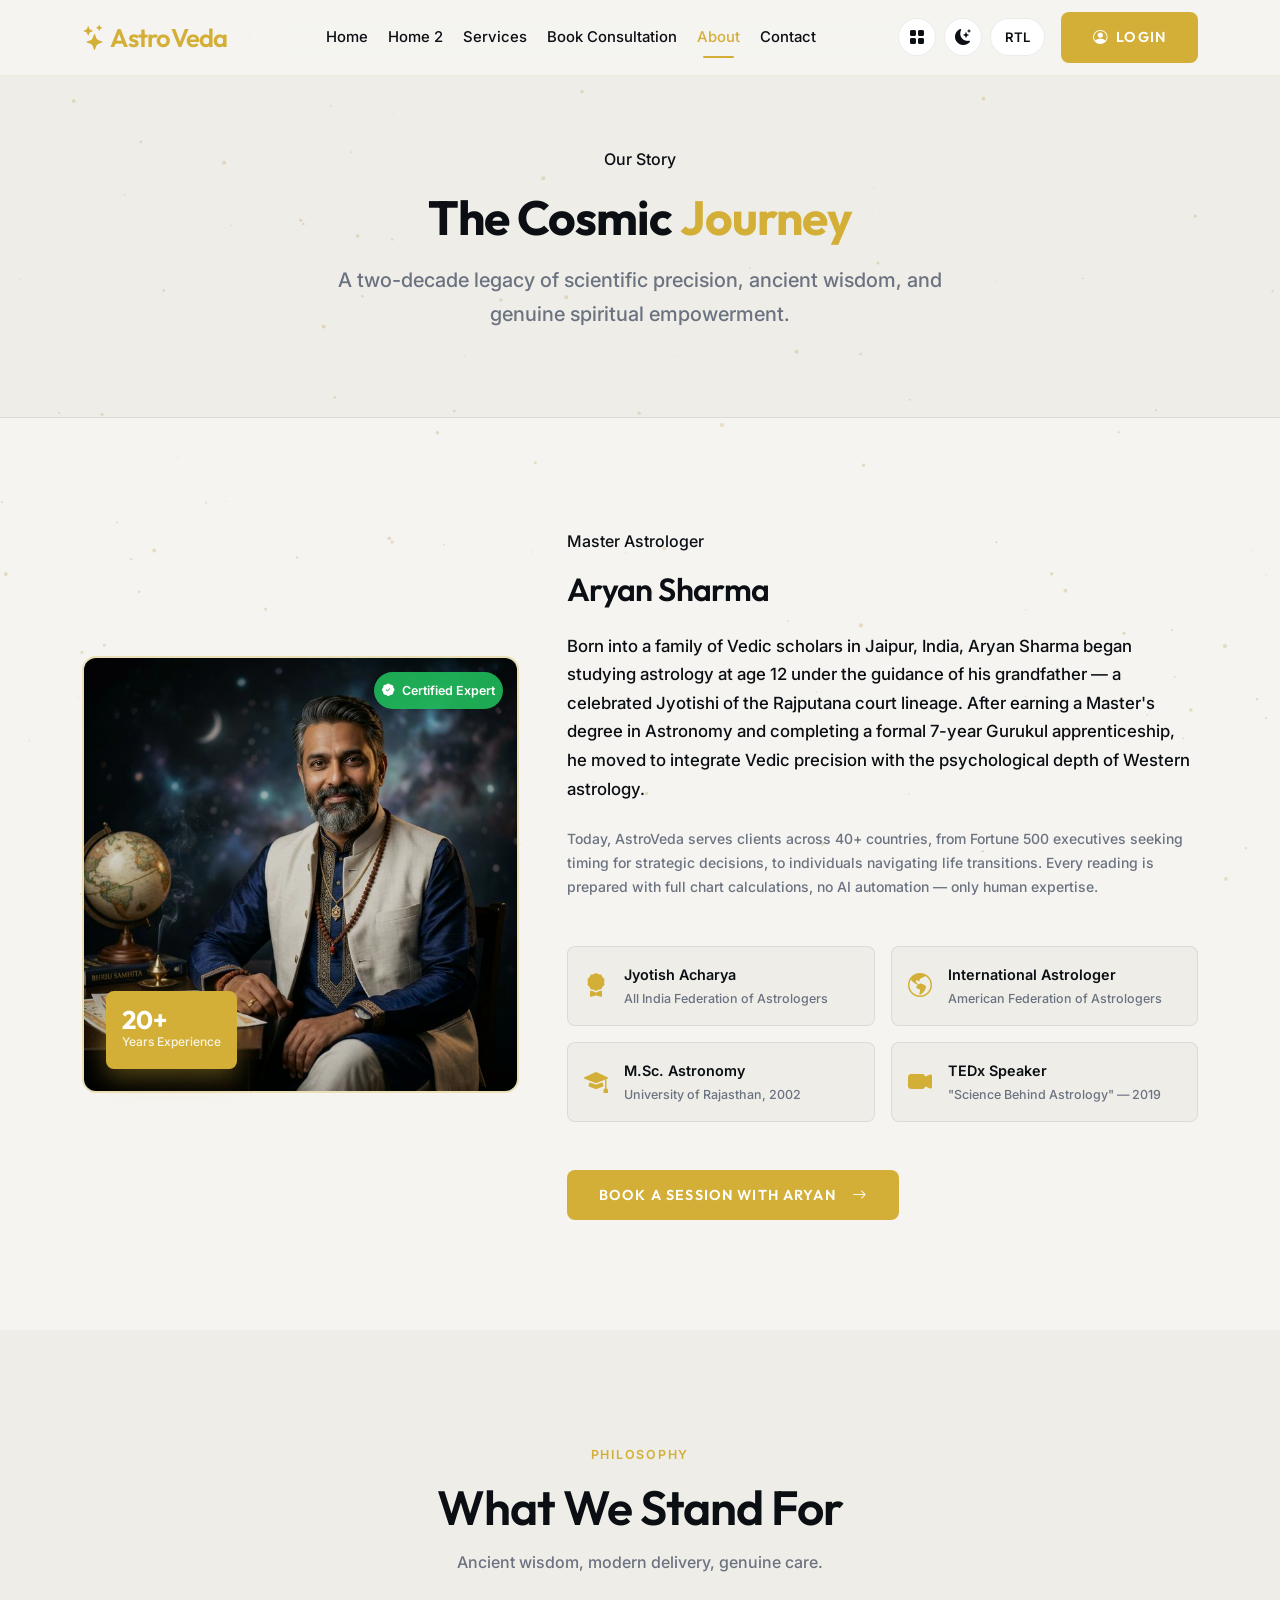
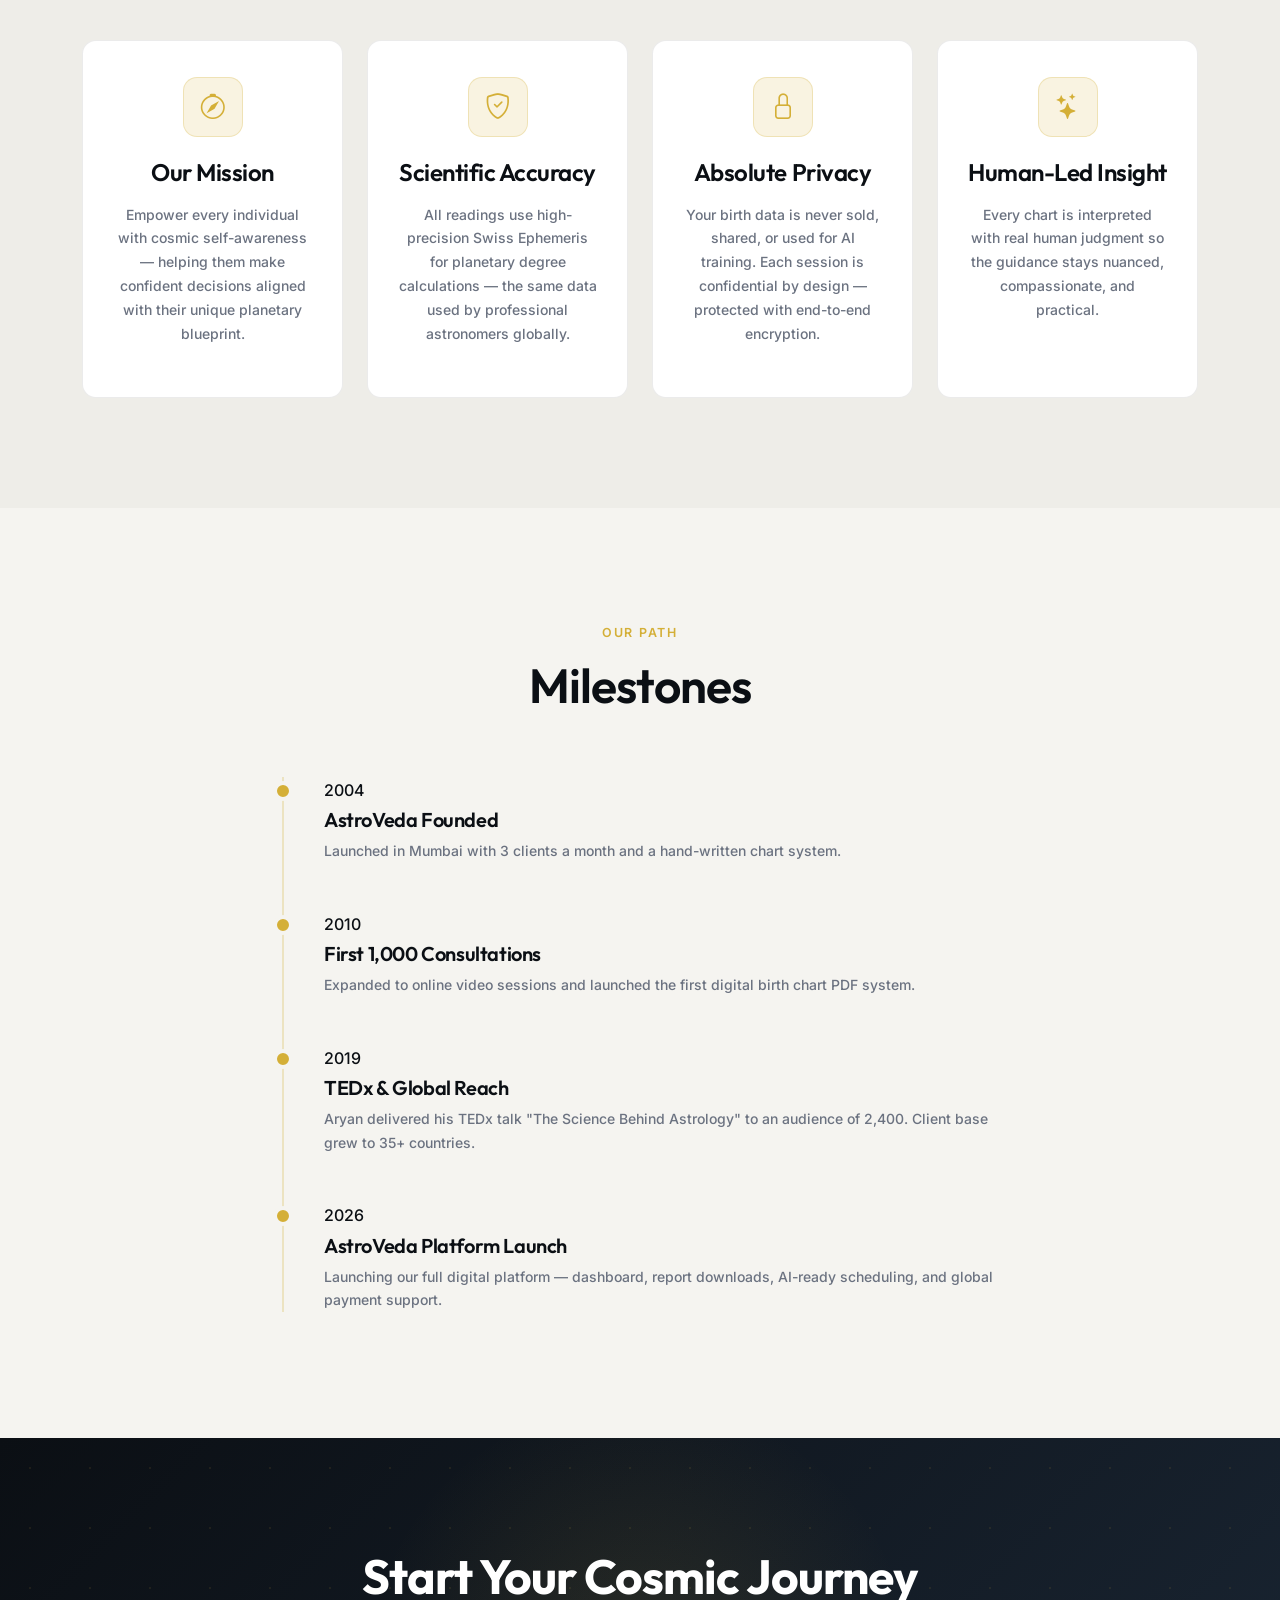
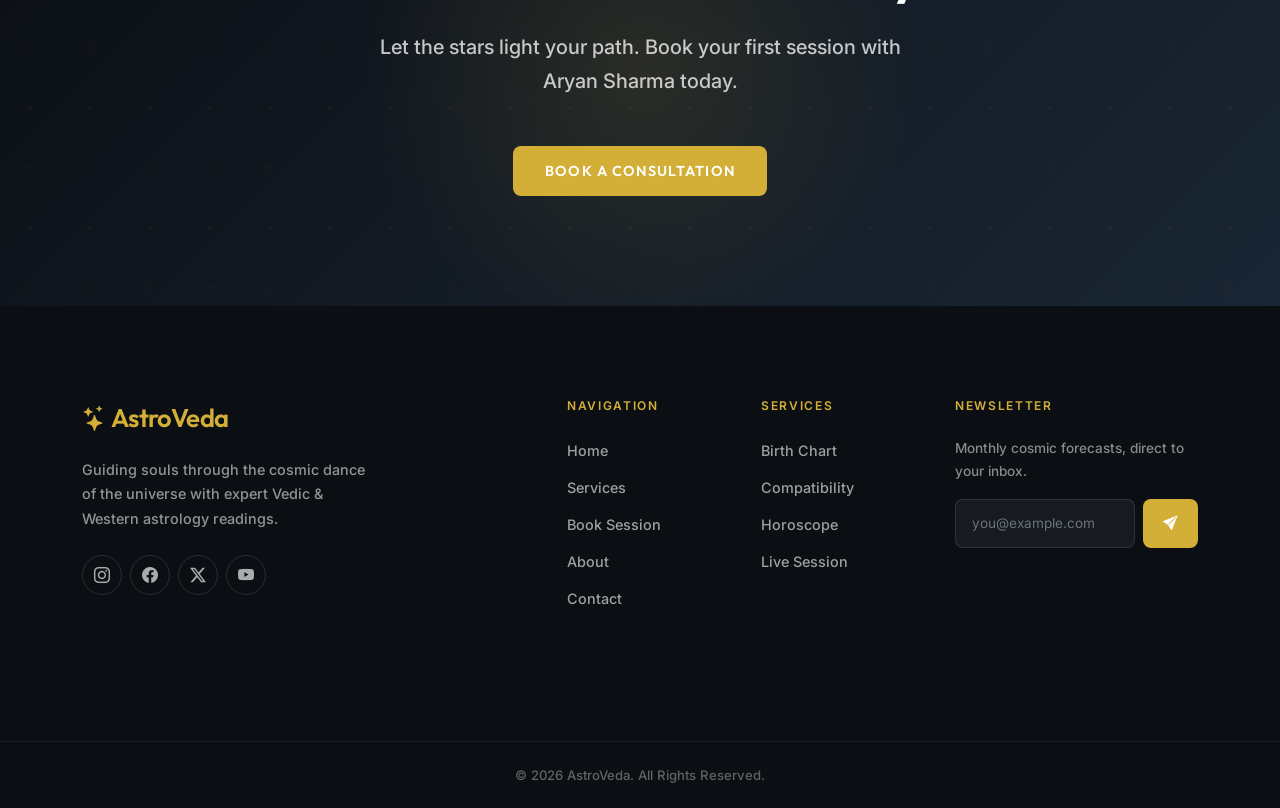
<file: about.html>
<!DOCTYPE html>
<html lang="en" dir="ltr" data-theme="light">
<head>
  <meta charset="UTF-8">
  <meta name="viewport" content="width=device-width, initial-scale=1.0">
  <link rel="icon" type="image/svg+xml" href="assets/images/favicon.svg">
  <title>About Us | AstroVeda — Master Astrologer Aryan Sharma</title>
  <meta name="description" content="Meet Master Astrologer Aryan Sharma of AstroVeda — 20+ years of Vedic and Western astrology expertise, serving 10,000+ clients worldwide.">
  <link href="https://cdn.jsdelivr.net/npm/bootstrap@5.3.0/dist/css/bootstrap.min.css" rel="stylesheet">
  <link rel="stylesheet" href="https://cdn.jsdelivr.net/npm/bootstrap-icons@1.11.3/font/bootstrap-icons.min.css">
  <link rel="stylesheet" href="assets/css/style.css">
  <link rel="stylesheet" href="assets/css/rtl.css">
</head>
<body class="has-fixed-nav">

<!-- NAVBAR -->
  <nav class="nav-astro navbar navbar-expand-xl" role="navigation" aria-label="Main navigation">
  <div class="container">
    <a class="navbar-brand" href="index.html"><i class="bi bi-stars" aria-hidden="true"></i> AstroVeda</a>
    <button class="navbar-toggler" type="button" data-bs-toggle="offcanvas" data-bs-target="#mainNav" aria-controls="mainNav" aria-expanded="false" aria-label="Toggle navigation">
      <i class="bi bi-list fs-2" style="color:var(--text);" aria-hidden="true"></i>
    </button>
    
    <div class="offcanvas offcanvas-end" tabindex="-1" id="mainNav" aria-labelledby="mainNavLabel" style="background:var(--nav-bg); backdrop-filter:blur(16px);">
      <div class="offcanvas-header border-bottom" style="border-color:var(--card-border)!important;">
        <h5 class="offcanvas-title h-font fw-bold text-accent" id="mainNavLabel">AstroVeda</h5>
        <button type="button" class="btn-close btn-close-white" data-bs-dismiss="offcanvas" aria-label="Close" style="filter:var(--text-invert);"></button>
      </div>
      <div class="offcanvas-body">
        <ul class="navbar-nav mx-auto align-items-lg-center gap-lg-1">
          <li class="nav-item"><a class="nav-link"       href="index.html">Home</a></li>
          <li class="nav-item"><a class="nav-link"       href="home-2.html">Home 2</a></li>
          <li class="nav-item"><a class="nav-link"       href="services.html">Services</a></li>
          <li class="nav-item"><a class="nav-link"       href="book-consultation.html">Book Consultation</a></li>
          <li class="nav-item"><a class="nav-link active" href="about.html" aria-current="page">About</a></li>
          <li class="nav-item"><a class="nav-link"       href="contact.html">Contact</a></li>
        </ul>
        <div class="d-flex flex-column flex-lg-row align-items-lg-center gap-3 mt-4 mt-lg-0">
          <div class="d-flex align-items-center gap-2">
            <a href="dashboard.html" class="icon-btn" aria-label="Dashboard" title="Dashboard">
              <i class="bi bi-grid-fill" aria-hidden="true"></i>
            </a>
            <button id="theme-toggle" class="icon-btn" aria-label="Toggle dark mode">
              <i class="bi bi-moon-stars-fill" aria-hidden="true"></i>
            </button>
            <button id="rtl-toggle" class="rtl-btn" aria-label="Switch direction">RTL</button>
          </div>
          <a href="login.html" class="btn-gold w-100 w-lg-auto" style="text-decoration:none;"><i class="bi bi-person-circle" aria-hidden="true"></i> Login</a>
        </div>
      </div>
    </div>
  </div>
</nav>

<!-- PAGE HERO -->
<section class="section-pad-sm text-center" style="background:var(--bg-alt); border-bottom:1px solid var(--card-border);">
  <div class="container reveal-up">
    <span class="eyebrow">Our Story</span>
    <h1 class="display-5 fw-bold mt-3 mb-3">The Cosmic <span class="text-accent">Journey</span></h1>
    <p class="text-muted fs-5 mx-auto" style="max-width:680px;">A two-decade legacy of scientific precision, ancient wisdom, and genuine spiritual empowerment.</p>
  </div>
</section>

<!-- BIO SECTION -->
<section class="section-pad about-bio-section">
  <div class="container">
    <div class="row align-items-center g-5">
      <!-- Image -->
      <div class="col-lg-5 reveal-up">
        <div class="position-relative">
          <div style="border-radius:var(--radius); overflow:hidden; border:2px solid rgba(212,175,55,.3);">
            <img src="assets/images/Master_Astrologer_About.png" alt="Master Astrologer Aryan Sharma" class="img-fluid w-100" style="filter:brightness(.85);">
          </div>
          <!-- Stat badge -->
          <div class="position-absolute bottom-0 start-0 m-4 p-3 rounded-3 text-white"
               style="background:var(--accent); box-shadow:0 8px 24px rgba(212,175,55,.4);">
            <div class="h-font fw-bold" style="font-size:1.6rem; line-height:1;">20+</div>
            <div style="font-size:.75rem; opacity:.85;">Years Experience</div>
          </div>
          <!-- Verified badge -->
          <div class="position-absolute top-0 end-0 m-3 p-2 rounded-pill text-white d-flex align-items-center gap-2"
               style="background:rgba(34,197,94,.85); font-size:.78rem; font-weight:600; backdrop-filter:blur(6px);">
            <i class="bi bi-patch-check-fill" aria-hidden="true"></i> Certified Expert
          </div>
        </div>
      </div>

      <!-- Copy -->
      <div class="col-lg-7 reveal-up" style="transition-delay:.15s;">
        <span class="eyebrow">Master Astrologer</span>
        <h2 class="mt-3 mb-4">Aryan Sharma</h2>
        <p class="mb-4" style="font-size:1.05rem;">
          Born into a family of Vedic scholars in Jaipur, India, Aryan Sharma began studying astrology at age 12 under the guidance of his grandfather — a celebrated Jyotishi of the Rajputana court lineage.  
          After earning a Master's degree in Astronomy and completing a formal 7-year Gurukul apprenticeship, he moved to integrate Vedic precision with the psychological depth of Western astrology.
        </p>
        <p class="text-muted mb-5 small">
          Today, AstroVeda serves clients across 40+ countries, from Fortune 500 executives seeking timing for strategic decisions, to individuals navigating life transitions. Every reading is prepared with full chart calculations, no AI automation — only human expertise.
        </p>

        <!-- Credentials -->
        <div class="row g-3 mb-5">
          <div class="col-sm-6">
            <div class="d-flex align-items-center gap-3 p-3 rounded-3" style="background:var(--bg-alt); border:1px solid var(--card-border);">
              <i class="bi bi-award-fill text-accent fs-4" aria-hidden="true"></i>
              <div>
                <div class="fw-semibold" style="font-size:.9rem;">Jyotish Acharya</div>
                <div class="text-muted" style="font-size:.78rem;">All India Federation of Astrologers</div>
              </div>
            </div>
          </div>
          <div class="col-sm-6">
            <div class="d-flex align-items-center gap-3 p-3 rounded-3" style="background:var(--bg-alt); border:1px solid var(--card-border);">
              <i class="bi bi-globe-americas text-accent fs-4" aria-hidden="true"></i>
              <div>
                <div class="fw-semibold" style="font-size:.9rem;">International Astrologer</div>
                <div class="text-muted" style="font-size:.78rem;">American Federation of Astrologers</div>
              </div>
            </div>
          </div>
          <div class="col-sm-6">
            <div class="d-flex align-items-center gap-3 p-3 rounded-3" style="background:var(--bg-alt); border:1px solid var(--card-border);">
              <i class="bi bi-mortarboard-fill text-accent fs-4" aria-hidden="true"></i>
              <div>
                <div class="fw-semibold" style="font-size:.9rem;">M.Sc. Astronomy</div>
                <div class="text-muted" style="font-size:.78rem;">University of Rajasthan, 2002</div>
              </div>
            </div>
          </div>
          <div class="col-sm-6">
            <div class="d-flex align-items-center gap-3 p-3 rounded-3" style="background:var(--bg-alt); border:1px solid var(--card-border);">
              <i class="bi bi-camera-video-fill text-accent fs-4" aria-hidden="true"></i>
              <div>
                <div class="fw-semibold" style="font-size:.9rem;">TEDx Speaker</div>
                <div class="text-muted" style="font-size:.78rem;">"Science Behind Astrology" — 2019</div>
              </div>
            </div>
          </div>
        </div>

        <a href="book-consultation.html" class="btn-gold" style="text-decoration:none;">
          Book a Session with Aryan <i class="bi bi-arrow-right ms-2" aria-hidden="true"></i>
        </a>
      </div>
    </div>
  </div>
</section>

<!-- MISSION & VALUES -->
<section class="section-pad" style="background:var(--bg-alt);">
  <div class="container">
    <div class="section-header reveal-up">
      <span class="eyebrow">Philosophy</span>
      <h2>What We Stand For</h2>
      <p>Ancient wisdom, modern delivery, genuine care.</p>
    </div>
    <div class="row g-4 stagger">
      <div class="col-lg-3 col-md-6 reveal-up">
        <div class="card-astro text-center">
          <div class="svc-icon mx-auto"><i class="bi bi-compass" aria-hidden="true"></i></div>
          <h4 class="h-font mb-3">Our Mission</h4>
          <p class="text-muted small">Empower every individual with cosmic self-awareness — helping them make confident decisions aligned with their unique planetary blueprint.</p>
        </div>
      </div>
      <div class="col-lg-3 col-md-6 reveal-up">
        <div class="card-astro text-center">
          <div class="svc-icon mx-auto"><i class="bi bi-shield-check" aria-hidden="true"></i></div>
          <h4 class="h-font mb-3">Scientific Accuracy</h4>
          <p class="text-muted small">All readings use high-precision Swiss Ephemeris for planetary degree calculations — the same data used by professional astronomers globally.</p>
        </div>
      </div>
      <div class="col-lg-3 col-md-6 reveal-up">
        <div class="card-astro text-center">
          <div class="svc-icon mx-auto"><i class="bi bi-lock" aria-hidden="true"></i></div>
          <h4 class="h-font mb-3">Absolute Privacy</h4>
          <p class="text-muted small">Your birth data is never sold, shared, or used for AI training. Each session is confidential by design — protected with end-to-end encryption.</p>
        </div>
      </div>
      <div class="col-lg-3 col-md-6 reveal-up">
        <div class="card-astro text-center">
          <div class="svc-icon mx-auto"><i class="bi bi-stars" aria-hidden="true"></i></div>
          <h4 class="h-font mb-3">Human-Led Insight</h4>
          <p class="text-muted small">Every chart is interpreted with real human judgment so the guidance stays nuanced, compassionate, and practical.</p>
        </div>
      </div>
    </div>
  </div>
</section>

<!-- TIMELINE -->
<section class="section-pad">
  <div class="container">
    <div class="section-header reveal-up">
      <span class="eyebrow">Our Path</span>
      <h2>Milestones</h2>
    </div>
    <div class="row justify-content-center">
      <div class="col-lg-8">
        <div class="timeline-wrap">
          <div class="timeline-item reveal-up">
            <span class="eyebrow d-block mb-1">2004</span>
            <h5 class="h-font">AstroVeda Founded</h5>
            <p class="text-muted small">Launched in Mumbai with 3 clients a month and a hand-written chart system.</p>
          </div>

          <div class="timeline-item reveal-up" style="transition-delay:.1s;">
            <span class="eyebrow d-block mb-1">2010</span>
            <h5 class="h-font">First 1,000 Consultations</h5>
            <p class="text-muted small">Expanded to online video sessions and launched the first digital birth chart PDF system.</p>
          </div>

          <div class="timeline-item reveal-up" style="transition-delay:.2s;">
            <span class="eyebrow d-block mb-1">2019</span>
            <h5 class="h-font">TEDx & Global Reach</h5>
            <p class="text-muted small">Aryan delivered his TEDx talk "The Science Behind Astrology" to an audience of 2,400. Client base grew to 35+ countries.</p>
          </div>

          <div class="timeline-item reveal-up" style="transition-delay:.3s;">
            <span class="eyebrow d-block mb-1">2026</span>
            <h5 class="h-font">AstroVeda Platform Launch</h5>
            <p class="text-muted small">Launching our full digital platform — dashboard, report downloads, AI-ready scheduling, and global payment support.</p>
          </div>
        </div>
      </div>
    </div>
  </div>
</section>

<!-- CTA -->
<section class="cta-band text-center" aria-labelledby="about-cta">
  <div class="cta-glow" aria-hidden="true"></div>
  <div class="container position-relative" style="z-index:1;">
    <div class="reveal-up">
      <h2 id="about-cta" class="display-5 fw-bold text-white mb-4">Start Your Cosmic Journey</h2>
      <p class="mb-5 opacity-75 fs-5 mx-auto" style="max-width:560px;">Let the stars light your path. Book your first session with Aryan Sharma today.</p>
      <a href="book-consultation.html" class="btn-gold" style="text-decoration:none;">Book a Consultation</a>
    </div>
  </div>
</section>

<!-- FOOTER -->
<footer class="footer-main" role="contentinfo">
  <div class="container">
    <div class="row g-5 pb-5">
      <div class="col-lg-4">
        <div class="footer-brand"><i class="bi bi-stars" aria-hidden="true"></i> AstroVeda</div>
        <p class="footer-desc">Guiding souls through the cosmic dance of the universe with expert Vedic &amp; Western
          astrology readings.</p>
        <div class="footer-social d-flex gap-2 mt-4">
          <a href="#" aria-label="Instagram"><i class="bi bi-instagram" aria-hidden="true"></i></a>
          <a href="#" aria-label="Facebook"><i class="bi bi-facebook" aria-hidden="true"></i></a>
          <a href="#" aria-label="Twitter / X"><i class="bi bi-twitter-x" aria-hidden="true"></i></a>
          <a href="#" aria-label="YouTube"><i class="bi bi-youtube" aria-hidden="true"></i></a>
        </div>
      </div>
      <div class="col-6 col-lg-2 ms-lg-auto">
        <p class="footer-heading">Navigation</p>
        <ul class="footer-links">
          <li><a href="index.html">Home</a></li>
          <li><a href="services.html">Services</a></li>
          <li><a href="book-consultation.html">Book Session</a></li>
          <li><a href="about.html">About</a></li>
          <li><a href="contact.html">Contact</a></li>
        </ul>
      </div>
      <div class="col-6 col-lg-2">
        <p class="footer-heading">Services</p>
        <ul class="footer-links">
          <li><a href="services.html">Birth Chart</a></li>
          <li><a href="services.html">Compatibility</a></li>
          <li><a href="services.html">Horoscope</a></li>
          <li><a href="services.html">Live Session</a></li>
        </ul>
      </div>
      <div class="col-12 col-lg-3">
        <p class="footer-heading">Newsletter</p>
        <p style="font-size:.85rem; opacity:.6; margin-bottom:16px;">Monthly cosmic forecasts, direct to your inbox.
        </p>
        <form onsubmit="event.preventDefault();" class="d-flex gap-2 footer-newsletter-form">
          <input type="email" class="form-field" placeholder="you@example.com" aria-label="Email for newsletter"
            required style="flex:1; font-size:.85rem; padding:12px 16px;">
          <button type="submit" class="btn-gold" style="padding:12px 20px; flex-shrink:0;"><i class="bi bi-send-fill"
              aria-hidden="true"></i></button>
        </form>
      </div>
    </div>
  </div>
  <div class="footer-bottom">
    <div class="container text-center">
      &copy; 2026 AstroVeda. All Rights Reserved.
    </div>
  </div>
</footer>

<script src="https://cdn.jsdelivr.net/npm/bootstrap@5.3.0/dist/js/bootstrap.bundle.min.js"></script>
<script src="assets/js/main.js"></script>
</body>
</html>
</file>
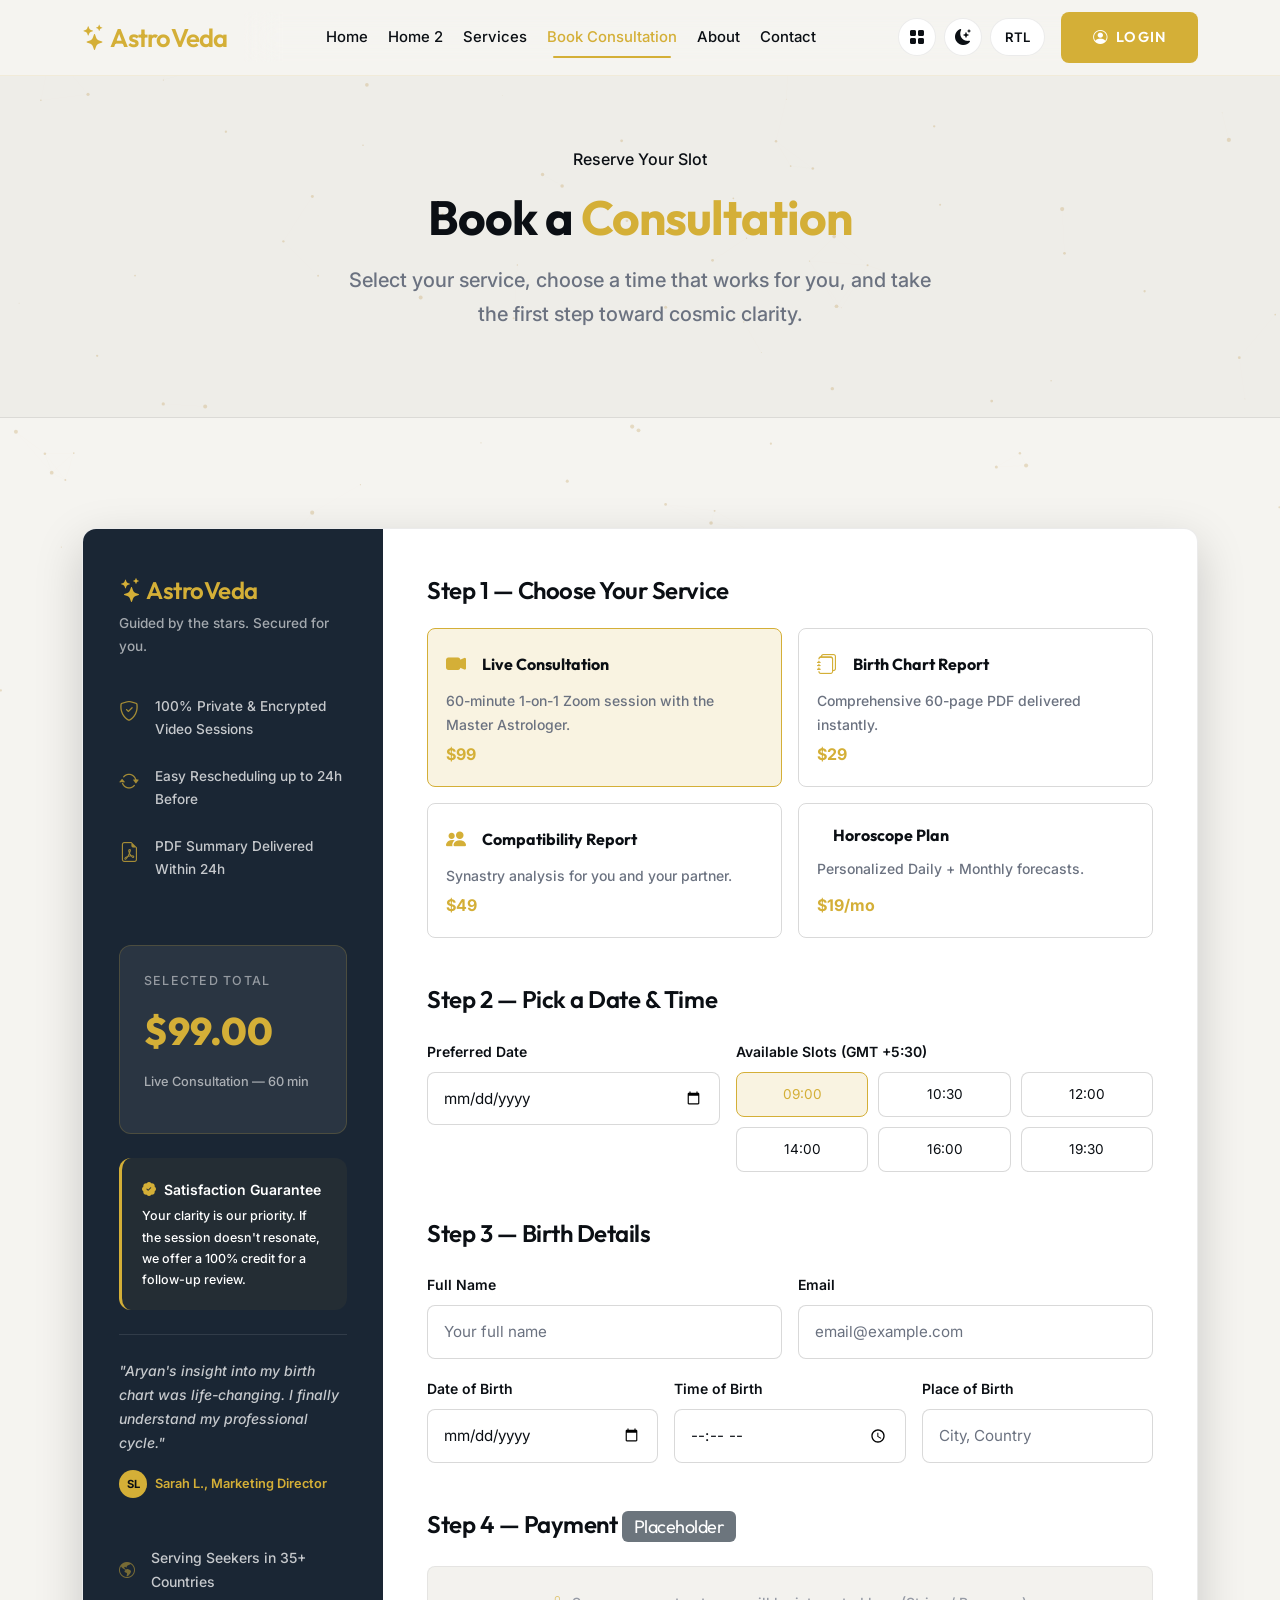
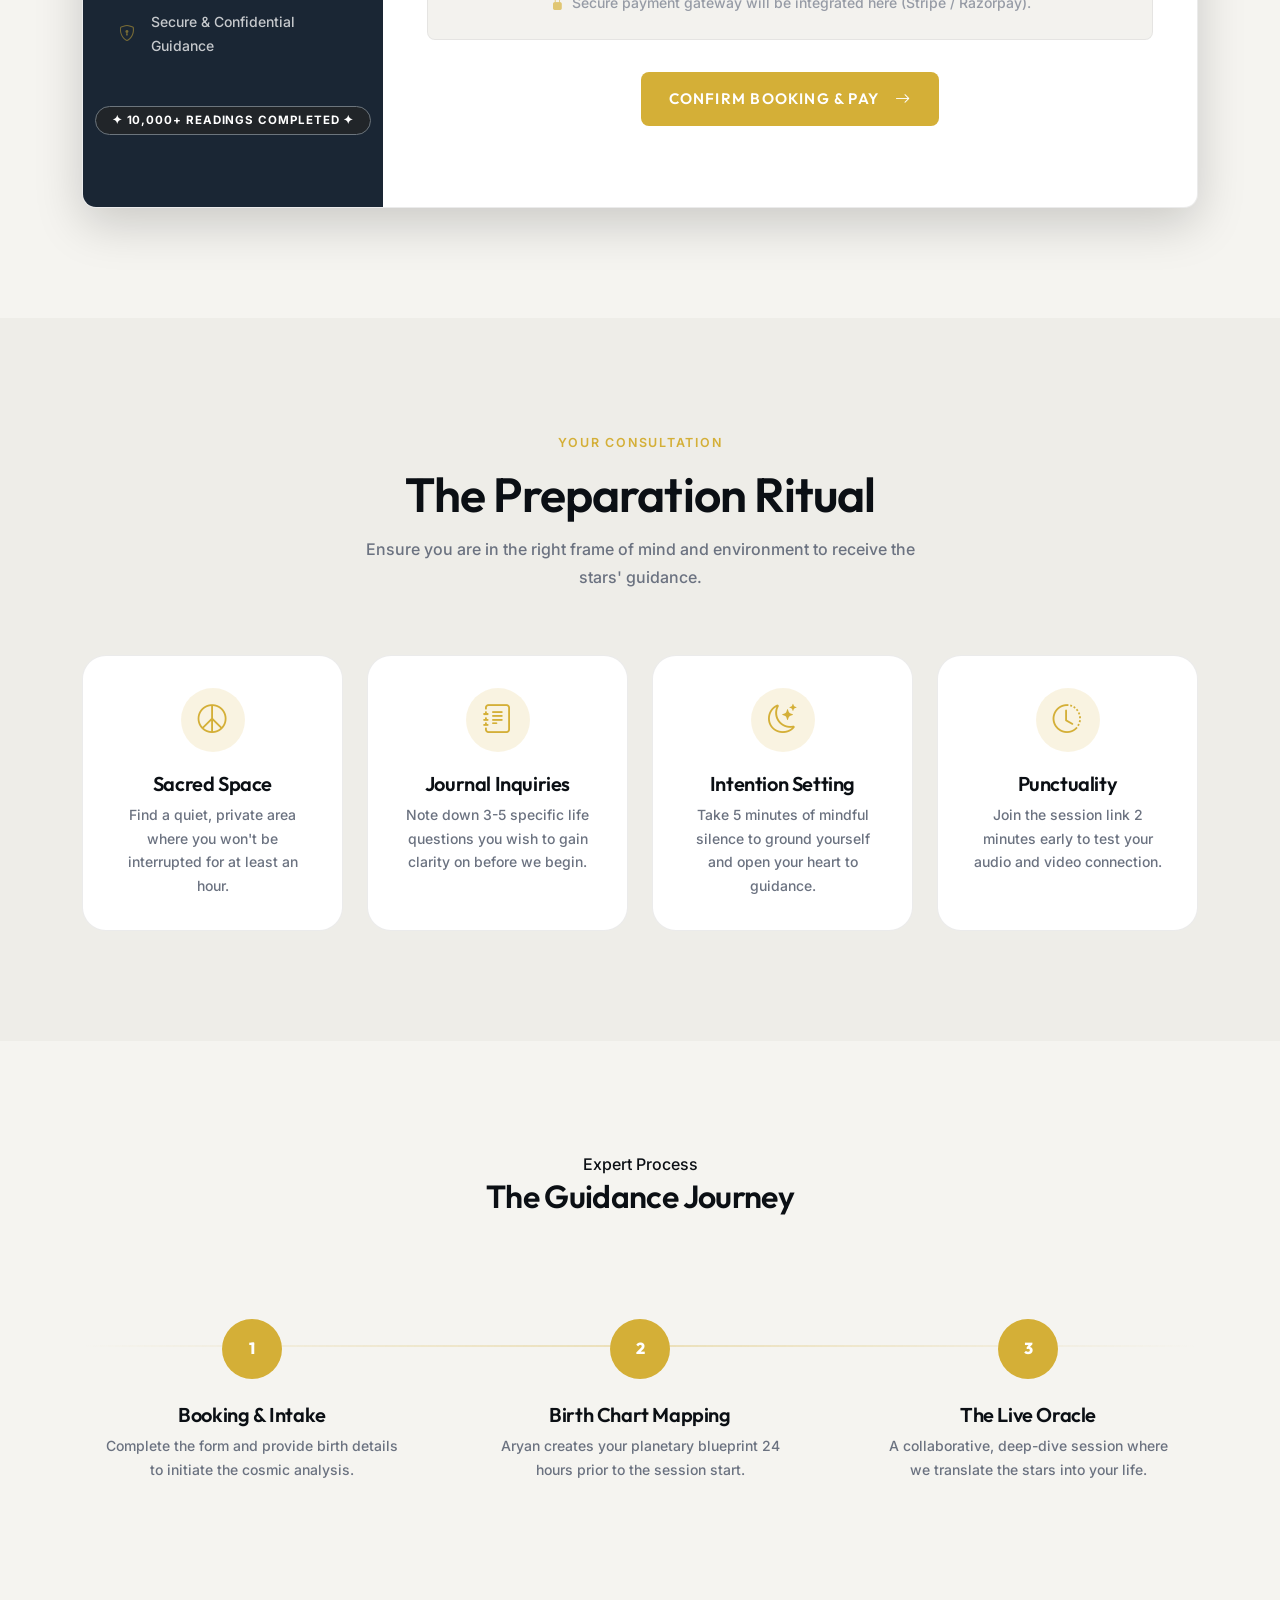
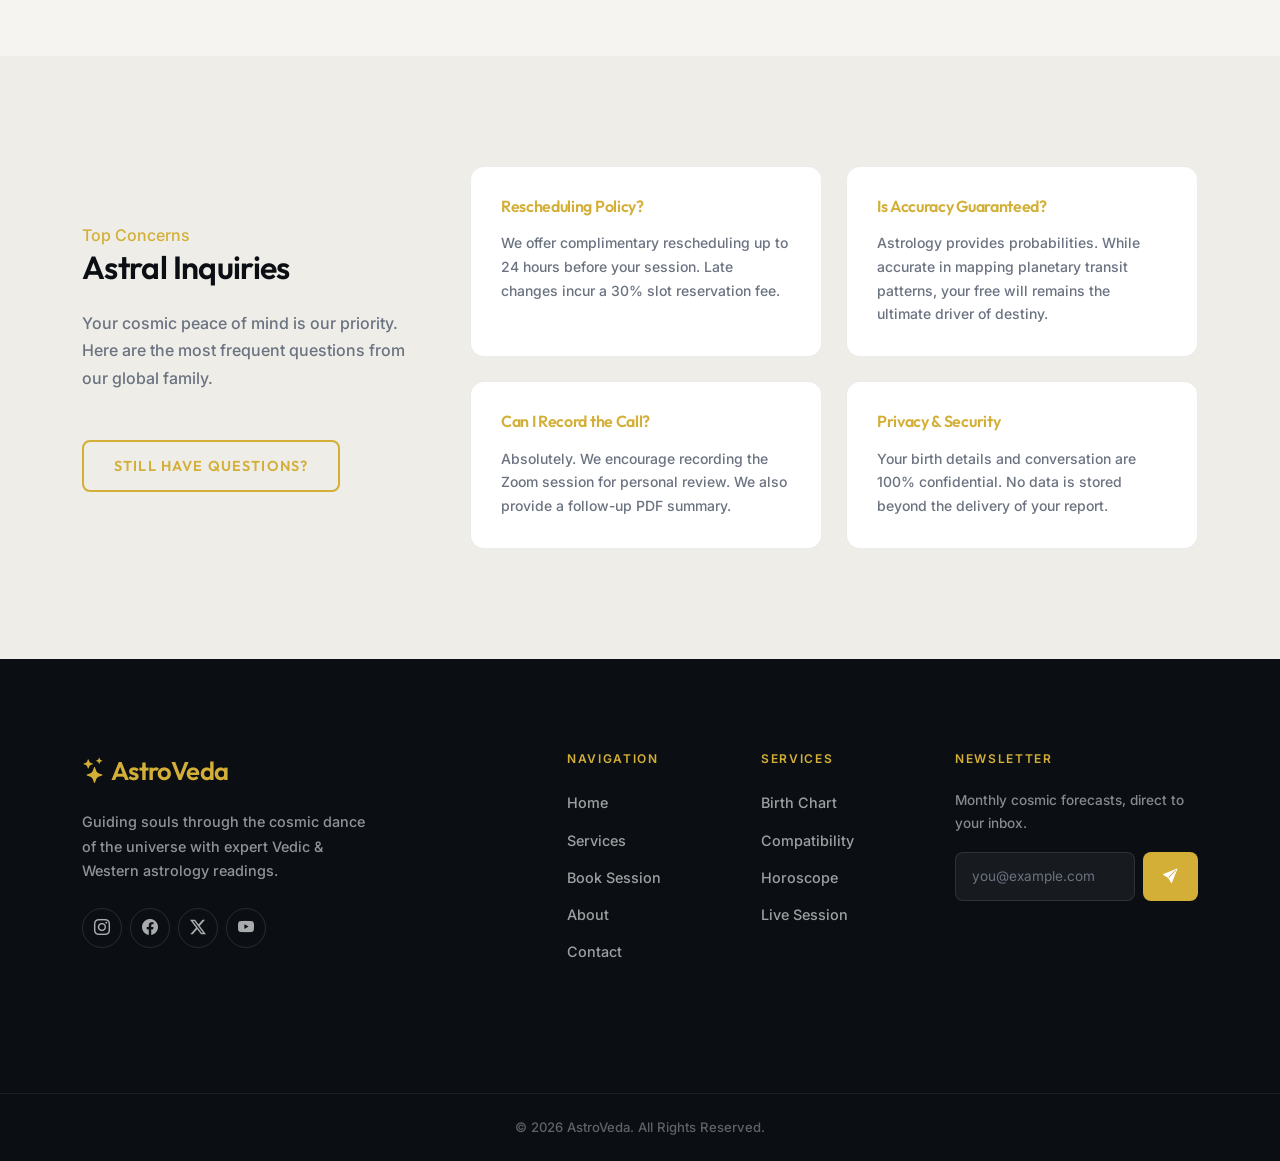
<file: book-consultation.html>
<!DOCTYPE html>
<html lang="en" dir="ltr" data-theme="light">
<head>
  <meta charset="UTF-8">
  <meta name="viewport" content="width=device-width, initial-scale=1.0">
  <link rel="icon" type="image/svg+xml" href="assets/images/favicon.svg">
  <title>Book a Consultation | AstroVeda</title>
  <meta name="description" content="Book your personalized astrology session with AstroVeda. Select a service, choose a time slot, and secure your cosmic guidance today.">
  <link href="https://cdn.jsdelivr.net/npm/bootstrap@5.3.0/dist/css/bootstrap.min.css" rel="stylesheet">
  <link rel="stylesheet" href="https://cdn.jsdelivr.net/npm/bootstrap-icons@1.11.3/font/bootstrap-icons.min.css">
  <link rel="stylesheet" href="assets/css/style.css">
  <link rel="stylesheet" href="assets/css/rtl.css">
</head>
<body class="has-fixed-nav">

<!-- NAVBAR -->
  <nav class="nav-astro navbar navbar-expand-xl" role="navigation" aria-label="Main navigation">
  <div class="container">
    <a class="navbar-brand" href="index.html"><i class="bi bi-stars" aria-hidden="true"></i> AstroVeda</a>
    <button class="navbar-toggler" type="button" data-bs-toggle="offcanvas" data-bs-target="#mainNav" aria-controls="mainNav" aria-expanded="false" aria-label="Toggle navigation">
      <i class="bi bi-list fs-2" style="color:var(--text);" aria-hidden="true"></i>
    </button>
    
    <div class="offcanvas offcanvas-end" tabindex="-1" id="mainNav" aria-labelledby="mainNavLabel" style="background:var(--nav-bg); backdrop-filter:blur(16px);">
      <div class="offcanvas-header border-bottom" style="border-color:var(--card-border)!important;">
        <h5 class="offcanvas-title h-font fw-bold text-accent" id="mainNavLabel">AstroVeda</h5>
        <button type="button" class="btn-close btn-close-white" data-bs-dismiss="offcanvas" aria-label="Close" style="filter:var(--text-invert);"></button>
      </div>
      <div class="offcanvas-body">
        <ul class="navbar-nav mx-auto align-items-lg-center gap-lg-1">
          <li class="nav-item"><a class="nav-link"        href="index.html">Home</a></li>
          <li class="nav-item"><a class="nav-link"        href="home-2.html">Home 2</a></li>
          <li class="nav-item"><a class="nav-link"         href="services.html">Services</a></li>
          <li class="nav-item"><a class="nav-link active"  href="book-consultation.html" aria-current="page">Book Consultation</a></li>
          <li class="nav-item"><a class="nav-link"         href="about.html">About</a></li>
          <li class="nav-item"><a class="nav-link"         href="contact.html">Contact</a></li>
        </ul>
        <div class="d-flex flex-column flex-lg-row align-items-lg-center gap-3 mt-4 mt-lg-0">
          <div class="d-flex align-items-center gap-2">
            <a href="dashboard.html" class="icon-btn" aria-label="Dashboard" title="Dashboard">
              <i class="bi bi-grid-fill" aria-hidden="true"></i>
            </a>
            <button id="theme-toggle" class="icon-btn" aria-label="Toggle dark mode">
              <i class="bi bi-moon-stars-fill" aria-hidden="true"></i>
            </button>
            <button id="rtl-toggle" class="rtl-btn" aria-label="Switch direction">RTL</button>
          </div>
          <a href="login.html" class="btn-gold w-100 w-lg-auto" style="text-decoration:none;"><i class="bi bi-person-circle" aria-hidden="true"></i> Login</a>
        </div>
      </div>
    </div>
  </div>
</nav>

<!-- PAGE HERO -->
<section class="section-pad-sm text-center" style="background:var(--bg-alt); border-bottom:1px solid var(--card-border);">
  <div class="container reveal-up">
    <span class="eyebrow">Reserve Your Slot</span>
    <h1 class="display-5 fw-bold mt-3 mb-3">Book a <span class="text-accent">Consultation</span></h1>
    <p class="text-muted fs-5 mx-auto" style="max-width:600px;">Select your service, choose a time that works for you, and take the first step toward cosmic clarity.</p>
  </div>
</section>

<!-- BOOKING FLOW -->
<section class="section-pad">
  <div class="container">
    <div class="reveal-up">
      <!-- Step 1 — shown by default -->
      <div id="step-main" class="booking-layout shadow-lg">

        <!-- Aside (Left) -->
        <aside class="booking-aside">
          <h3 class="h-font text-accent mb-2" style="font-size:1.5rem;"><i class="bi bi-stars" aria-hidden="true"></i> AstroVeda</h3>
          <p style="opacity:.6; font-size:.85rem; margin-bottom:36px;">Guided by the stars. Secured for you.</p>

          <div class="d-flex align-items-start gap-3 mb-4" style="opacity:.75;">
            <i class="bi bi-shield-check text-accent fs-5 flex-shrink-0" aria-hidden="true"></i>
            <span style="font-size:.85rem;">100% Private &amp; Encrypted Video Sessions</span>
          </div>
          <div class="d-flex align-items-start gap-3 mb-4" style="opacity:.75;">
            <i class="bi bi-arrow-repeat text-accent fs-5 flex-shrink-0" aria-hidden="true"></i>
            <span style="font-size:.85rem;">Easy Rescheduling up to 24h Before</span>
          </div>
          <div class="d-flex align-items-start gap-3 mb-4" style="opacity:.75;">
            <i class="bi bi-file-earmark-pdf text-accent fs-5 flex-shrink-0" aria-hidden="true"></i>
            <span style="font-size:.85rem;">PDF Summary Delivered Within 24h</span>
          </div>

          <div style="padding-top:40px;">
            <div style="background:rgba(255,255,255,.07); border:1px solid rgba(212,175,55,.2); border-radius:12px; padding:24px; margin-bottom:24px;">
              <p style="font-size:.78rem; opacity:.5; text-transform:uppercase; letter-spacing:.1em; margin-bottom:8px;">Selected Total</p>
              <p id="price-display" style="font-family:var(--font-h); font-size:2.4rem; font-weight:800; color:var(--accent); margin:0;">$99.00</p>
              <p id="price-desc" style="font-size:.8rem; opacity:.6; margin-top:6px;">Live Consultation — 60 min</p>
            </div>

            <!-- New Content Below Card -->
            <div style="background:rgba(212,175,55,.05); border-radius:12px; padding:20px; border-inline-start:3px solid var(--accent);">
              <p class="small text-white fw-semibold mb-1"><i class="bi bi-patch-check-fill text-accent me-2"></i>Satisfaction Guarantee</p>
              <p class="small opacity-60 mb-0" style="font-size:.78rem;">Your clarity is our priority. If the session doesn't resonate, we offer a 100% credit for a follow-up review.</p>
            </div>

            <div class="mt-4 pt-4" style="border-top:1px solid rgba(255,255,255,.1);">
              <p class="small italic opacity-75 mb-3" style="font-style:italic;">"Aryan's insight into my birth chart was life-changing. I finally understand my professional cycle."</p>
              <div class="d-flex align-items-center gap-2">
                <div style="width:28px; height:28px; border-radius:50%; background:var(--accent); display:flex; align-items:center; justify-content:center; font-size:.7rem; font-weight:bold; color:var(--primary);">SL</div>
                <span class="small fw-semibold text-accent" style="font-size: .8rem;">Sarah L., Marketing Director</span>
              </div>
            </div>

            <!-- Global Guidance highlights -->
            <div class="mt-5 pb-4">
              <div class="d-flex align-items-center gap-3 mb-3">
                <i class="bi bi-globe-americas text-accent opacity-50"></i>
                <span class="small opacity-75">Serving Seekers in 35+ Countries</span>
              </div>
              <div class="d-flex align-items-center gap-3">
                <i class="bi bi-shield-lock text-accent opacity-50"></i>
                <span class="small opacity-75">Secure & Confidential Guidance</span>
              </div>
            </div>
          </div>
          
          <!-- Milestone - Bottom Centered -->
          <div class="mt-auto py-4 d-flex justify-content-center">
            <span class="badge rounded-pill bg-dark border border-secondary px-3 py-2" style="font-size: .72rem; letter-spacing: .08em; width:fit-content;">
              ✦ 10,000+ READINGS COMPLETED ✦
            </span>
          </div>
        </aside>

        <!-- Body (Right) -->
        <div class="booking-body">
          <h4 class="h-font mb-6 mb-4">Step 1 — Choose Your Service</h4>
          <div class="booking-services-grid row g-3 mb-5">
            <div class="col-sm-6">
              <input type="radio" class="svc-radio" name="service" id="svc-live" checked
                     onchange="setPriceDisplay('$99.00','Live Consultation — 60 min')">
              <label class="svc-label" for="svc-live">
                <div class="d-flex align-items-center gap-3 mb-2">
                  <i class="bi bi-camera-video-fill text-accent fs-5" aria-hidden="true"></i>
                  <strong class="h-font">Live Consultation</strong>
                </div>
                <p class="text-muted small mb-1">60-minute 1-on-1 Zoom session with the Master Astrologer.</p>
                <span class="text-accent fw-bold">$99</span>
              </label>
            </div>
            <div class="col-sm-6">
              <input type="radio" class="svc-radio" name="service" id="svc-birth"
                     onchange="setPriceDisplay('$29.00','Birth Chart Report — PDF')">
              <label class="svc-label" for="svc-birth">
                <div class="d-flex align-items-center gap-3 mb-2">
                  <i class="bi bi-journals text-accent fs-5" aria-hidden="true"></i>
                  <strong class="h-font">Birth Chart Report</strong>
                </div>
                <p class="text-muted small mb-1">Comprehensive 60-page PDF delivered instantly.</p>
                <span class="text-accent fw-bold">$29</span>
              </label>
            </div>
            <div class="col-sm-6">
              <input type="radio" class="svc-radio" name="service" id="svc-compat"
                     onchange="setPriceDisplay('$49.00','Compatibility Report — PDF')">
              <label class="svc-label" for="svc-compat">
                <div class="d-flex align-items-center gap-3 mb-2">
                  <i class="bi bi-people-fill text-accent fs-5" aria-hidden="true"></i>
                  <strong class="h-font">Compatibility Report</strong>
                </div>
                <p class="text-muted small mb-1">Synastry analysis for you and your partner.</p>
                <span class="text-accent fw-bold">$49</span>
              </label>
            </div>
            <div class="col-sm-6">
              <input type="radio" class="svc-radio" name="service" id="svc-horoscope"
                     onchange="setPriceDisplay('$19.00/mo','Horoscope Subscription')">
              <label class="svc-label" for="svc-horoscope">
                <div class="d-flex align-items-center gap-3 mb-2">
                  <i class="bi bi-calendar-star text-accent fs-5" aria-hidden="true"></i>
                  <strong class="h-font">Horoscope Plan</strong>
                </div>
                <p class="text-muted small mb-1">Personalized Daily + Monthly forecasts.</p>
                <span class="text-accent fw-bold">$19/mo</span>
              </label>
            </div>
          </div>

          <h4 class="h-font mb-4">Step 2 — Pick a Date &amp; Time</h4>
          <div class="row g-3 mb-5">
            <div class="col-sm-5">
              <label for="book-date" class="form-label small fw-semibold">Preferred Date</label>
              <input type="date" id="book-date" class="form-field" min="2026-03-26" aria-required="true">
            </div>
            <div class="col-sm-7">
              <label class="form-label small fw-semibold">Available Slots (GMT +5:30)</label>
              <div class="slot-grid" id="slot-grid" role="group" aria-label="Available time slots">
                <button class="slot-btn selected" data-slot="09:00" type="button" aria-pressed="true">09:00</button>
                <button class="slot-btn" data-slot="10:30" type="button" aria-pressed="false">10:30</button>
                <button class="slot-btn" data-slot="12:00" type="button" aria-pressed="false">12:00</button>
                <button class="slot-btn" data-slot="14:00" type="button" aria-pressed="false">14:00</button>
                <button class="slot-btn" data-slot="16:00" type="button" aria-pressed="false">16:00</button>
                <button class="slot-btn" data-slot="19:30" type="button" aria-pressed="false">19:30</button>
              </div>
            </div>
          </div>

          <h4 class="h-font mb-4">Step 3 — Birth Details</h4>
          <div class="row g-3 mb-5">
            <div class="col-sm-6">
              <label for="b-name" class="form-label small fw-semibold">Full Name</label>
              <input id="b-name" type="text" class="form-field" placeholder="Your full name" autocomplete="name" required>
            </div>
            <div class="col-sm-6">
              <label for="b-email" class="form-label small fw-semibold">Email</label>
              <input id="b-email" type="email" class="form-field" placeholder="email@example.com" autocomplete="email" required>
            </div>
            <div class="col-sm-4">
              <label for="b-dob" class="form-label small fw-semibold">Date of Birth</label>
              <input id="b-dob" type="date" class="form-field" required aria-required="true">
            </div>
            <div class="col-sm-4">
              <label for="b-tob" class="form-label small fw-semibold">Time of Birth</label>
              <input id="b-tob" type="time" class="form-field" required>
            </div>
            <div class="col-sm-4">
              <label for="b-pob" class="form-label small fw-semibold">Place of Birth</label>
              <input id="b-pob" type="text" class="form-field" placeholder="City, Country" required>
            </div>
          </div>

          <h4 class="h-font mb-4">Step 4 — Payment <span class="badge bg-secondary fw-normal small">Placeholder</span></h4>
          <div style="background:var(--bg-alt); border:1px solid var(--card-border); border-radius:var(--radius-sm); padding:24px; margin-bottom:32px; opacity:.7;">
            <p class="small mb-0 text-muted text-center"><i class="bi bi-lock-fill text-accent me-2"></i>Secure payment gateway will be integrated here (Stripe / Razorpay).</p>
          </div>

          <div class="d-flex justify-content-center">
            <button onclick="confirmBooking()" class="btn-gold booking-confirm-btn" style="padding:14px 28px; font-size:.95rem;" aria-label="Confirm booking and proceed">
              Confirm Booking &amp; Pay <i class="bi bi-arrow-right ms-2" aria-hidden="true"></i>
            </button>
          </div>
        </div>

      </div><!-- /.booking-layout -->

      <!-- Step 2 — Confirmation State -->
      <div id="step-success" style="display:none;" class="text-center py-5">
        <div class="mb-4" style="font-size:5rem; color:#22c55e;" aria-hidden="true">
          <i class="bi bi-check-circle-fill"></i>
        </div>
        <h2 class="h-font mb-3">Booking Confirmed! ✦</h2>
        <p class="text-muted fs-5 mb-5 mx-auto" style="max-width:560px;">A confirmation email with your session link has been sent. You can view and manage your booking anytime in your dashboard.</p>
        <div class="d-flex flex-wrap gap-3 justify-content-center">
          <a href="dashboard.html" class="btn-gold" style="text-decoration:none;">Go to Dashboard</a>
          <a href="index.html"     class="btn-ghost" style="text-decoration:none;">Back to Home</a>
        </div>
      </div>

    </div><!-- /.reveal-up -->
  </div>
</section>

<!-- SECTION 1: THE PREPARATION RITUAL -->
<section class="section-pad bg-accent-dim prep-section" style="background:var(--bg-alt);">
  <div class="container">
    <div class="section-header reveal-up">
      <span class="eyebrow">Your Consultation</span>
      <h2>The Preparation Ritual</h2>
      <p>Ensure you are in the right frame of mind and environment to receive the stars' guidance.</p>
    </div>
    <div class="row g-4">
      <div class="col-md-6 col-lg-3 reveal-rotate">
        <div class="prep-card">
          <div class="prep-icon"><i class="bi bi-peace"></i></div>
          <h5 class="h-font">Sacred Space</h5>
          <p class="small text-muted mb-0">Find a quiet, private area where you won't be interrupted for at least an hour.</p>
        </div>
      </div>
      <div class="col-md-6 col-lg-3 reveal-rotate" style="transition-delay:.1s;">
        <div class="prep-card">
          <div class="prep-icon"><i class="bi bi-journal-text"></i></div>
          <h5 class="h-font">Journal Inquiries</h5>
          <p class="small text-muted mb-0">Note down 3-5 specific life questions you wish to gain clarity on before we begin.</p>
        </div>
      </div>
      <div class="col-md-6 col-lg-3 reveal-rotate" style="transition-delay:.2s;">
        <div class="prep-card">
          <div class="prep-icon"><i class="bi bi-moon-stars"></i></div>
          <h5 class="h-font">Intention Setting</h5>
          <p class="small text-muted mb-0">Take 5 minutes of mindful silence to ground yourself and open your heart to guidance.</p>
        </div>
      </div>
      <div class="col-md-6 col-lg-3 reveal-rotate" style="transition-delay:.3s;">
        <div class="prep-card">
          <div class="prep-icon"><i class="bi bi-clock-history"></i></div>
          <h5 class="h-font">Punctuality</h5>
          <p class="small text-muted mb-0">Join the session link 2 minutes early to test your audio and video connection.</p>
        </div>
      </div>
    </div>
  </div>
</section>

<!-- SECTION 2: THE GUIDANCE JOURNEY -->
<section class="section-pad overflow-hidden">
  <div class="container">
    <div class="row justify-content-center mb-5 reveal-up">
      <div class="col-lg-8 text-center">
        <span class="eyebrow">Expert Process</span>
        <h2>The Guidance Journey</h2>
      </div>
    </div>
    <div class="light-path py-4">
      <div class="row g-5 position-relative" style="z-index:2;">
        <div class="col-md-4 reveal-up">
          <div class="text-center p-4">
            <div class="mb-4 d-inline-block p-3 rounded-circle" style="background:var(--accent); color:#fff; width:60px; height:60px; display:flex; align-items:center; justify-content:center; font-weight:800; font-family:var(--font-h);">1</div>
            <h5 class="h-font">Booking & Intake</h5>
            <p class="small text-muted">Complete the form and provide birth details to initiate the cosmic analysis.</p>
          </div>
        </div>
        <div class="col-md-4 reveal-up" style="transition-delay:.1s;">
          <div class="text-center p-4">
            <div class="mb-4 d-inline-block p-3 rounded-circle" style="background:var(--accent); color:#fff; width:60px; height:60px; display:flex; align-items:center; justify-content:center; font-weight:800; font-family:var(--font-h);">2</div>
            <h5 class="h-font">Birth Chart Mapping</h5>
            <p class="small text-muted">Aryan creates your planetary blueprint 24 hours prior to the session start.</p>
          </div>
        </div>
        <div class="col-md-4 reveal-up" style="transition-delay:.2s;">
          <div class="text-center p-4">
            <div class="mb-4 d-inline-block p-3 rounded-circle" style="background:var(--accent); color:#fff; width:60px; height:60px; display:flex; align-items:center; justify-content:center; font-weight:800; font-family:var(--font-h);">3</div>
            <h5 class="h-font">The Live Oracle</h5>
            <p class="small text-muted">A collaborative, deep-dive session where we translate the stars into your life.</p>
          </div>
        </div>
      </div>
    </div>
  </div>
</section>

<!-- SECTION 3: COMMON ASTRAL INQUIRIES -->
<section class="section-pad inquiry-section" style="background:var(--bg-alt);">
  <div class="container">
    <div class="row align-items-center g-5">
      <div class="col-lg-4 reveal-up">
        <span class="eyebrow" style="color:var(--accent);">Top Concerns</span>
        <h2 class="mb-4">Astral Inquiries</h2>
        <p class="text-muted mb-5">Your cosmic peace of mind is our priority. Here are the most frequent questions from our global family.</p>
        <a href="contact.html" class="btn-ghost" style="text-decoration:none;">Still Have Questions?</a>
      </div>
      <div class="col-lg-8">
        <div class="row g-4">
          <div class="col-sm-6 reveal-up">
            <div class="float-glow h-100">
              <h6 class="h-font text-accent mb-3">Rescheduling Policy?</h6>
              <p class="small text-muted mb-0">We offer complimentary rescheduling up to 24 hours before your session. Late changes incur a 30% slot reservation fee.</p>
            </div>
          </div>
          <div class="col-sm-6 reveal-up" style="transition-delay:.1s;">
            <div class="float-glow h-100">
              <h6 class="h-font text-accent mb-3">Is Accuracy Guaranteed?</h6>
              <p class="small text-muted mb-0">Astrology provides probabilities. While accurate in mapping planetary transit patterns, your free will remains the ultimate driver of destiny.</p>
            </div>
          </div>
          <div class="col-sm-6 reveal-up" style="transition-delay:.2s;">
            <div class="float-glow h-100">
              <h6 class="h-font text-accent mb-3">Can I Record the Call?</h6>
              <p class="small text-muted mb-0">Absolutely. We encourage recording the Zoom session for personal review. We also provide a follow-up PDF summary.</p>
            </div>
          </div>
          <div class="col-sm-6 reveal-up" style="transition-delay:.3s;">
            <div class="float-glow h-100">
              <h6 class="h-font text-accent mb-3">Privacy & Security</h6>
              <p class="small text-muted mb-0">Your birth details and conversation are 100% confidential. No data is stored beyond the delivery of your report.</p>
            </div>
          </div>
        </div>
      </div>
    </div>
  </div>
</section>

<!-- ══════════════════ FOOTER ══════════════════ -->
  <footer class="footer-main" role="contentinfo">
    <div class="container">
      <div class="row g-5 pb-5">
        <div class="col-lg-4">
          <div class="footer-brand"><i class="bi bi-stars" aria-hidden="true"></i> AstroVeda</div>
          <p class="footer-desc">Guiding souls through the cosmic dance of the universe with expert Vedic &amp; Western
            astrology readings.</p>
          <div class="footer-social d-flex gap-2 mt-4">
            <a href="#" aria-label="Instagram"><i class="bi bi-instagram" aria-hidden="true"></i></a>
            <a href="#" aria-label="Facebook"><i class="bi bi-facebook" aria-hidden="true"></i></a>
            <a href="#" aria-label="Twitter / X"><i class="bi bi-twitter-x" aria-hidden="true"></i></a>
            <a href="#" aria-label="YouTube"><i class="bi bi-youtube" aria-hidden="true"></i></a>
          </div>
        </div>
        <div class="col-6 col-lg-2 ms-lg-auto">
          <p class="footer-heading">Navigation</p>
          <ul class="footer-links">
            <li><a href="index.html">Home</a></li>
            <li><a href="services.html">Services</a></li>
            <li><a href="book-consultation.html">Book Session</a></li>
            <li><a href="about.html">About</a></li>
            <li><a href="contact.html">Contact</a></li>
          </ul>
        </div>
        <div class="col-6 col-lg-2">
          <p class="footer-heading">Services</p>
          <ul class="footer-links">
            <li><a href="services.html">Birth Chart</a></li>
            <li><a href="services.html">Compatibility</a></li>
            <li><a href="services.html">Horoscope</a></li>
            <li><a href="services.html">Live Session</a></li>
          </ul>
        </div>
        <div class="col-12 col-lg-3">
          <p class="footer-heading">Newsletter</p>
          <p style="font-size:.85rem; opacity:.6; margin-bottom:16px;">Monthly cosmic forecasts, direct to your inbox.
          </p>
          <form onsubmit="event.preventDefault();" class="d-flex gap-2 footer-newsletter-form">
            <input type="email" class="form-field" placeholder="you@example.com" aria-label="Email for newsletter"
              required style="flex:1; font-size:.85rem; padding:12px 16px;">
            <button type="submit" class="btn-gold" style="padding:12px 20px; flex-shrink:0;"><i class="bi bi-send-fill"
                aria-hidden="true"></i></button>
          </form>
        </div>
      </div>
    </div>
    <div class="footer-bottom">
      <div class="container text-center">
        &copy; 2026 AstroVeda. All Rights Reserved.
      </div>
    </div>
  </footer>

<script src="https://cdn.jsdelivr.net/npm/bootstrap@5.3.0/dist/js/bootstrap.bundle.min.js"></script>
<script src="assets/js/main.js"></script>
<script>
  function setPriceDisplay(price, desc) {
    document.getElementById('price-display').textContent = price;
    document.getElementById('price-desc').textContent = desc;
  }

  function confirmBooking() {
    const name  = document.getElementById('b-name').value.trim();
    const email = document.getElementById('b-email').value.trim();
    const dob   = document.getElementById('b-dob').value;
    if (!name || !email || !dob) {
      alert('Please fill in all required birth details before confirming.');
      return;
    }
    document.getElementById('step-main').style.display = 'none';
    document.getElementById('step-success').style.display = 'block';
    window.scrollTo({ top: 0, behavior: 'smooth' });
  }
</script>
</body>
</html>
</file>
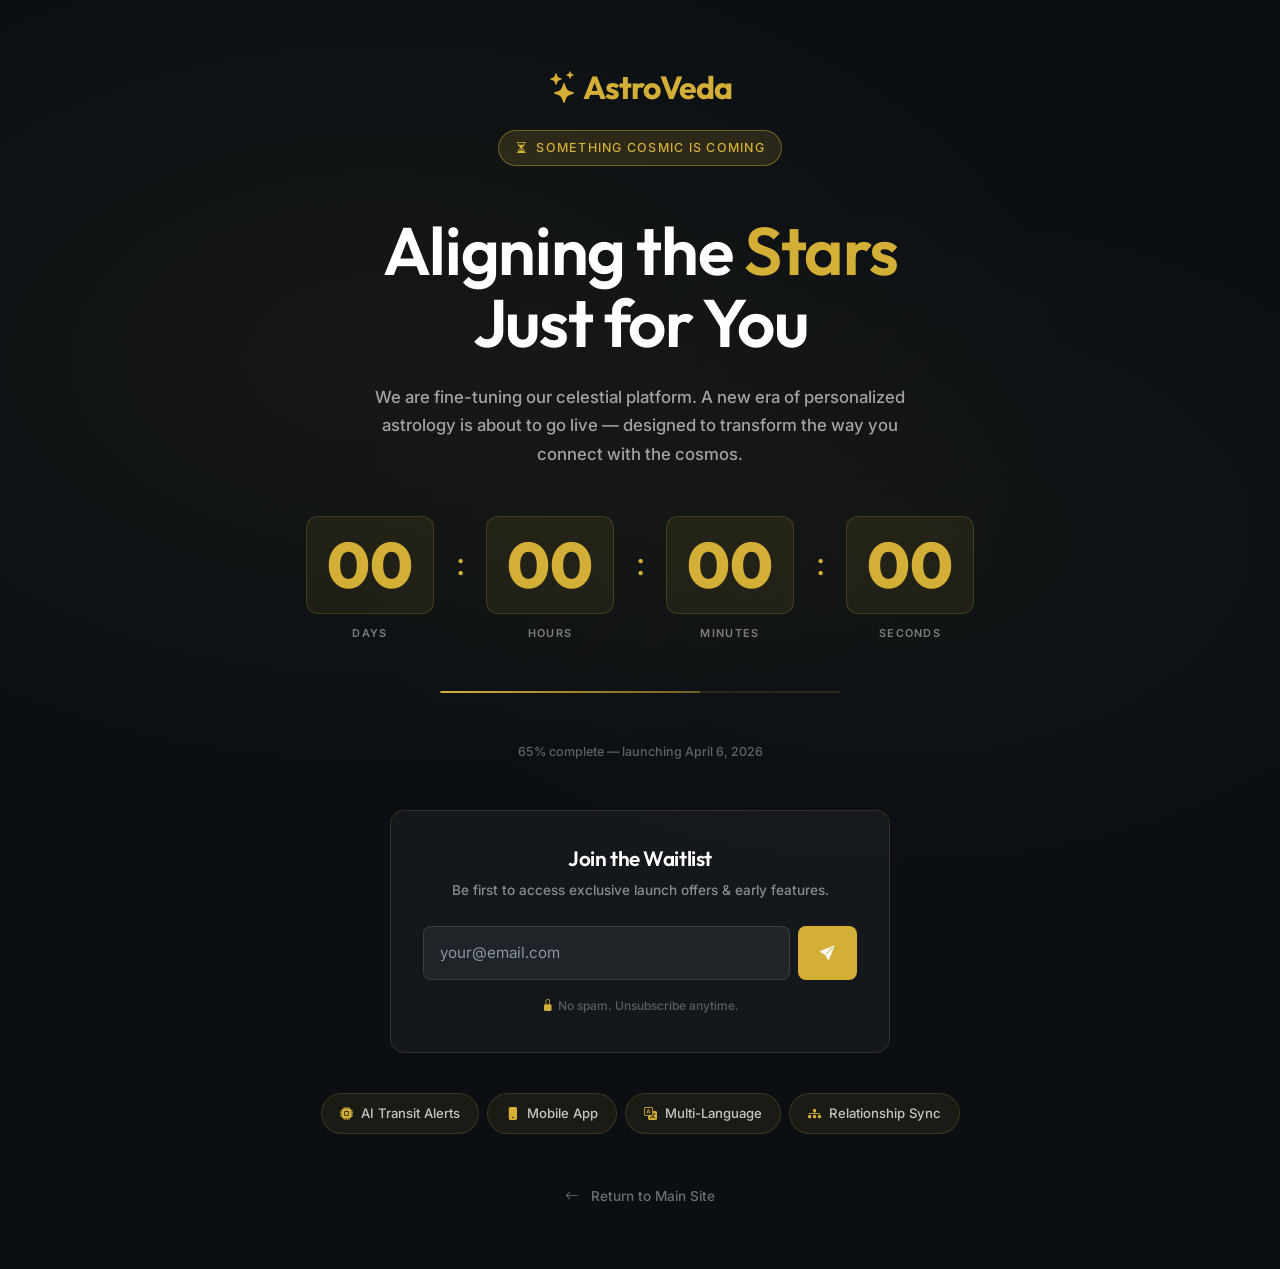
<file: coming-soon.html>
<!DOCTYPE html>
<html lang="en" dir="ltr" data-theme="dark">
<head>
  <meta charset="UTF-8">
  <meta name="viewport" content="width=device-width, initial-scale=1.0">
  <link rel="icon" type="image/svg+xml" href="assets/images/favicon.svg">
  <title>Coming Soon | AstroVeda — Aligning the Stars</title>
  <meta name="description" content="AstroVeda is preparing something extraordinary. Join the waitlist and be the first to experience our new cosmic features.">
  <link href="https://cdn.jsdelivr.net/npm/bootstrap@5.3.0/dist/css/bootstrap.min.css" rel="stylesheet">
  <link rel="stylesheet" href="https://cdn.jsdelivr.net/npm/bootstrap-icons@1.11.3/font/bootstrap-icons.min.css">
  <link rel="stylesheet" href="assets/css/style.css">
  <link rel="stylesheet" href="assets/css/rtl.css">
  <style>
    /* Countdown */
    .countdown-box {
      display: flex;
      flex-direction: column;
      align-items: center;
      min-width: 80px;
    }
    .countdown-num {
      font-family: var(--font-h);
      font-size: clamp(2rem, 5vw, 4rem);
      font-weight: 800;
      color: var(--accent);
      line-height: 1;
      background: rgba(212,175,55,.08);
      border: 1px solid rgba(212,175,55,.2);
      border-radius: 12px;
      padding: 16px 20px;
      min-width: 85px;
      display: block;
      text-align: center;
      transition: transform .3s ease;
    }
    .countdown-label {
      font-size: .68rem;
      font-weight: 600;
      letter-spacing: .12em;
      text-transform: uppercase;
      color: rgba(255,255,255,.45);
      margin-top: 10px;
    }
    .progress-line {
      height: 2px;
      background: rgba(212,175,55,.15);
      border-radius: 2px;
      overflow: hidden;
    }
    .progress-fill {
      height: 100%;
      background: linear-gradient(90deg, var(--accent), rgba(212,175,55,.4));
      border-radius: 2px;
      animation: progressPulse 2s ease-in-out infinite;
    }
    @keyframes progressPulse {
      0%,100% { opacity: .6; }
      50%      { opacity: 1; }
    }
    /* Stars pulse background overlay */
    .cs-bg {
      position: fixed;
      inset: 0;
      background: radial-gradient(ellipse at 30% 40%, rgba(212,175,55,.06) 0%, transparent 55%),
                  radial-gradient(ellipse at 70% 60%, rgba(212,175,55,.04) 0%, transparent 45%),
                  var(--primary);
      z-index: 0;
    }
    /* Feature pill */
    .feat-pill {
      display: inline-flex;
      align-items: center;
      gap: 8px;
      padding: 8px 18px;
      background: rgba(212,175,55,.08);
      border: 1px solid rgba(212,175,55,.18);
      border-radius: 99px;
      color: rgba(255,255,255,.75);
      font-size: .82rem;
    }

    /* Mobile adjustments */
    @media (max-width: 576px) {
      .countdown-num {
        padding: 10px 12px;
        min-width: 65px;
        font-size: 1.6rem;
        border-radius: 10px;
      }
      .countdown-box {
        min-width: calc(50% - 10px); /* 2x2 grid on very small screens */
      }
      .countdown-sep {
        display: none !important;
      }
      .fullscreen-section {
        padding: 30px 15px !important;
      }
      .brand-title {
        font-size: 1.6rem !important;
      }
      h1 {
        font-size: 2.2rem !important;
        line-height: 1.2 !important;
      }
      h1 br {
        display: none;
      }
      .form-field {
        padding: 10px 12px;
        font-size: 0.9rem;
      }
      .btn-gold {
        padding: 0 16px !important;
      }
      .hero-tagline {
        margin-bottom: 30px !important;
        font-size: 0.7rem !important;
        padding: 5px 12px !important;
      }
      .countdown-box {
        flex: 1 1 calc(50% - 10px);
        max-width: calc(50% - 10px);
      }
      .countdown-num {
        width: 100%;
        min-width: 60px;
      }
      .reveal-up {
        transform: translateY(20px);
      }
    }
  </style>
</head>
<body style="background:var(--primary); color:#fff;">

<!-- Background layer -->
<div class="cs-bg" aria-hidden="true"></div>

<div class="fullscreen-section position-relative" style="z-index:1; padding: 60px 20px;">
  <div class="container">
    <div class="reveal-up" style="max-width:720px; margin:0 auto; text-align:center;">

      <!-- Brand -->
      <a href="index.html" class="d-block mb-3 text-decoration-none">
        <span class="h-font fw-bold text-accent brand-title" style="font-size:2rem; letter-spacing:-.03em;">
          <i class="bi bi-stars" aria-hidden="true"></i> AstroVeda
        </span>
      </a>

      <!-- Eyebrow -->
      <div class="hero-tagline mx-auto mb-5">
        <i class="bi bi-hourglass-split" aria-hidden="true"></i> Something Cosmic is Coming
      </div>

      <!-- Headline -->
      <h1 class="h-font text-white mb-4" style="font-size:clamp(2.4rem, 6vw, 4.2rem); line-height:1.08;">
        Aligning the <span class="text-accent">Stars</span><br>Just for You
      </h1>
      <p style="color:rgba(255,255,255,.6); max-width:560px; margin:0 auto 48px; font-size:1.05rem; line-height:1.7;">
        We are fine-tuning our celestial platform. A new era of personalized astrology is about to go live — designed to transform the way you connect with the cosmos.
      </p>

      <!-- Countdown -->
      <div class="d-flex justify-content-center gap-3 flex-wrap mb-5" role="timer" aria-label="Countdown to launch">
        <div class="countdown-box">
          <span class="countdown-num" id="cd-days">12</span>
          <span class="countdown-label">Days</span>
        </div>
        <div class="countdown-box d-flex align-items-center justify-content-center countdown-sep" style="min-width:20px; font-size:2rem; color:var(--accent); padding-bottom:30px;">:</div>
        <div class="countdown-box">
          <span class="countdown-num" id="cd-hours">08</span>
          <span class="countdown-label">Hours</span>
        </div>
        <div class="countdown-box d-flex align-items-center justify-content-center countdown-sep" style="min-width:20px; font-size:2rem; color:var(--accent); padding-bottom:30px;">:</div>
        <div class="countdown-box">
          <span class="countdown-num" id="cd-mins">45</span>
          <span class="countdown-label">Minutes</span>
        </div>
        <div class="countdown-box d-flex align-items-center justify-content-center countdown-sep" style="min-width:20px; font-size:2rem; color:var(--accent); padding-bottom:30px;">:</div>
        <div class="countdown-box">
          <span class="countdown-num" id="cd-secs">00</span>
          <span class="countdown-label">Seconds</span>
        </div>
      </div>

      <!-- Progress bar -->
      <div class="progress-line mb-5 mx-auto" style="max-width:400px;" role="progressbar" aria-valuenow="65" aria-valuemin="0" aria-valuemax="100" aria-label="Development progress">
        <div class="progress-fill" style="width:65%;"></div>
      </div>
      <p style="color:rgba(255,255,255,.35); font-size:.78rem; margin-bottom:48px;">65% complete — launching April 6, 2026</p>

      <!-- Newsletter waitlist form -->
      <div style="background:rgba(255,255,255,.04); border:1px solid rgba(212,175,55,.15); border-radius:var(--radius); padding:36px 32px; max-width:500px; margin:0 auto 40px;" class="reveal-up">
        <h3 class="h-font text-white mb-2" style="font-size:1.3rem;">Join the Waitlist</h3>
        <p style="color:rgba(255,255,255,.5); font-size:.85rem; margin-bottom:24px;">Be first to access exclusive launch offers &amp; early features.</p>
        <form id="waitlist-form" onsubmit="joinWaitlist(event);" novalidate>
          <div class="d-flex gap-2 mb-3">
            <input type="email" id="wl-email" class="form-field" placeholder="your@email.com" required
                   aria-label="Email address for waitlist" style="flex:1; color:#fff;">
            <button type="submit" class="btn-gold" style="flex-shrink:0; padding:0 22px;" aria-label="Join waitlist">
              <i class="bi bi-send-fill" aria-hidden="true"></i>
            </button>
          </div>
          <p style="color:rgba(255,255,255,.3); font-size:.75rem; margin:0;">
            <i class="bi bi-lock-fill me-1 text-accent" aria-hidden="true"></i>No spam. Unsubscribe anytime.
          </p>
        </form>
        <div id="wl-success" style="display:none;" class="text-center py-2">
          <i class="bi bi-check-circle-fill text-accent" style="font-size:2rem;" aria-hidden="true"></i>
          <p class="text-white fw-semibold mt-2 mb-0">You're on the list! ✦ We'll reach out soon.</p>
        </div>
      </div>

      <!-- Upcoming features -->
      <div class="d-flex flex-wrap justify-content-center gap-2 mb-5">
        <span class="feat-pill"><i class="bi bi-cpu-fill text-accent" aria-hidden="true"></i> AI Transit Alerts</span>
        <span class="feat-pill"><i class="bi bi-phone-fill text-accent" aria-hidden="true"></i> Mobile App</span>
        <span class="feat-pill"><i class="bi bi-translate text-accent" aria-hidden="true"></i> Multi-Language</span>
        <span class="feat-pill"><i class="bi bi-diagram-3-fill text-accent" aria-hidden="true"></i> Relationship Sync</span>
      </div>

      <!-- Back link -->
      <a href="index.html" class="text-decoration-none" style="color:rgba(255,255,255,.4); font-size:.85rem;">
        <i class="bi bi-arrow-left me-2" aria-hidden="true"></i> Return to Main Site
      </a>

    </div>
  </div>
</div>

<script src="https://cdn.jsdelivr.net/npm/bootstrap@5.3.0/dist/js/bootstrap.bundle.min.js"></script>
<script src="assets/js/main.js"></script>
<script>
  /* Real countdown — targets April 6, 2026 00:00:00 IST */
  const target = new Date('2026-04-06T00:00:00+05:30').getTime();

  function updateCountdown() {
    const now  = Date.now();
    const diff = Math.max(target - now, 0);
    const d    = Math.floor(diff / 86400000);
    const h    = Math.floor((diff % 86400000) / 3600000);
    const m    = Math.floor((diff % 3600000)  / 60000);
    const s    = Math.floor((diff % 60000)    / 1000);
    document.getElementById('cd-days').textContent  = String(d).padStart(2,'0');
    document.getElementById('cd-hours').textContent = String(h).padStart(2,'0');
    document.getElementById('cd-mins').textContent  = String(m).padStart(2,'0');
    document.getElementById('cd-secs').textContent  = String(s).padStart(2,'0');
  }
  updateCountdown();
  setInterval(updateCountdown, 1000);

  function joinWaitlist(e) {
    e.preventDefault();
    const email = document.getElementById('wl-email').value.trim();
    if (!email) return;
    document.getElementById('waitlist-form').style.display = 'none';
    document.getElementById('wl-success').style.display  = 'block';
  }
</script>
</body>
</html>
</file>
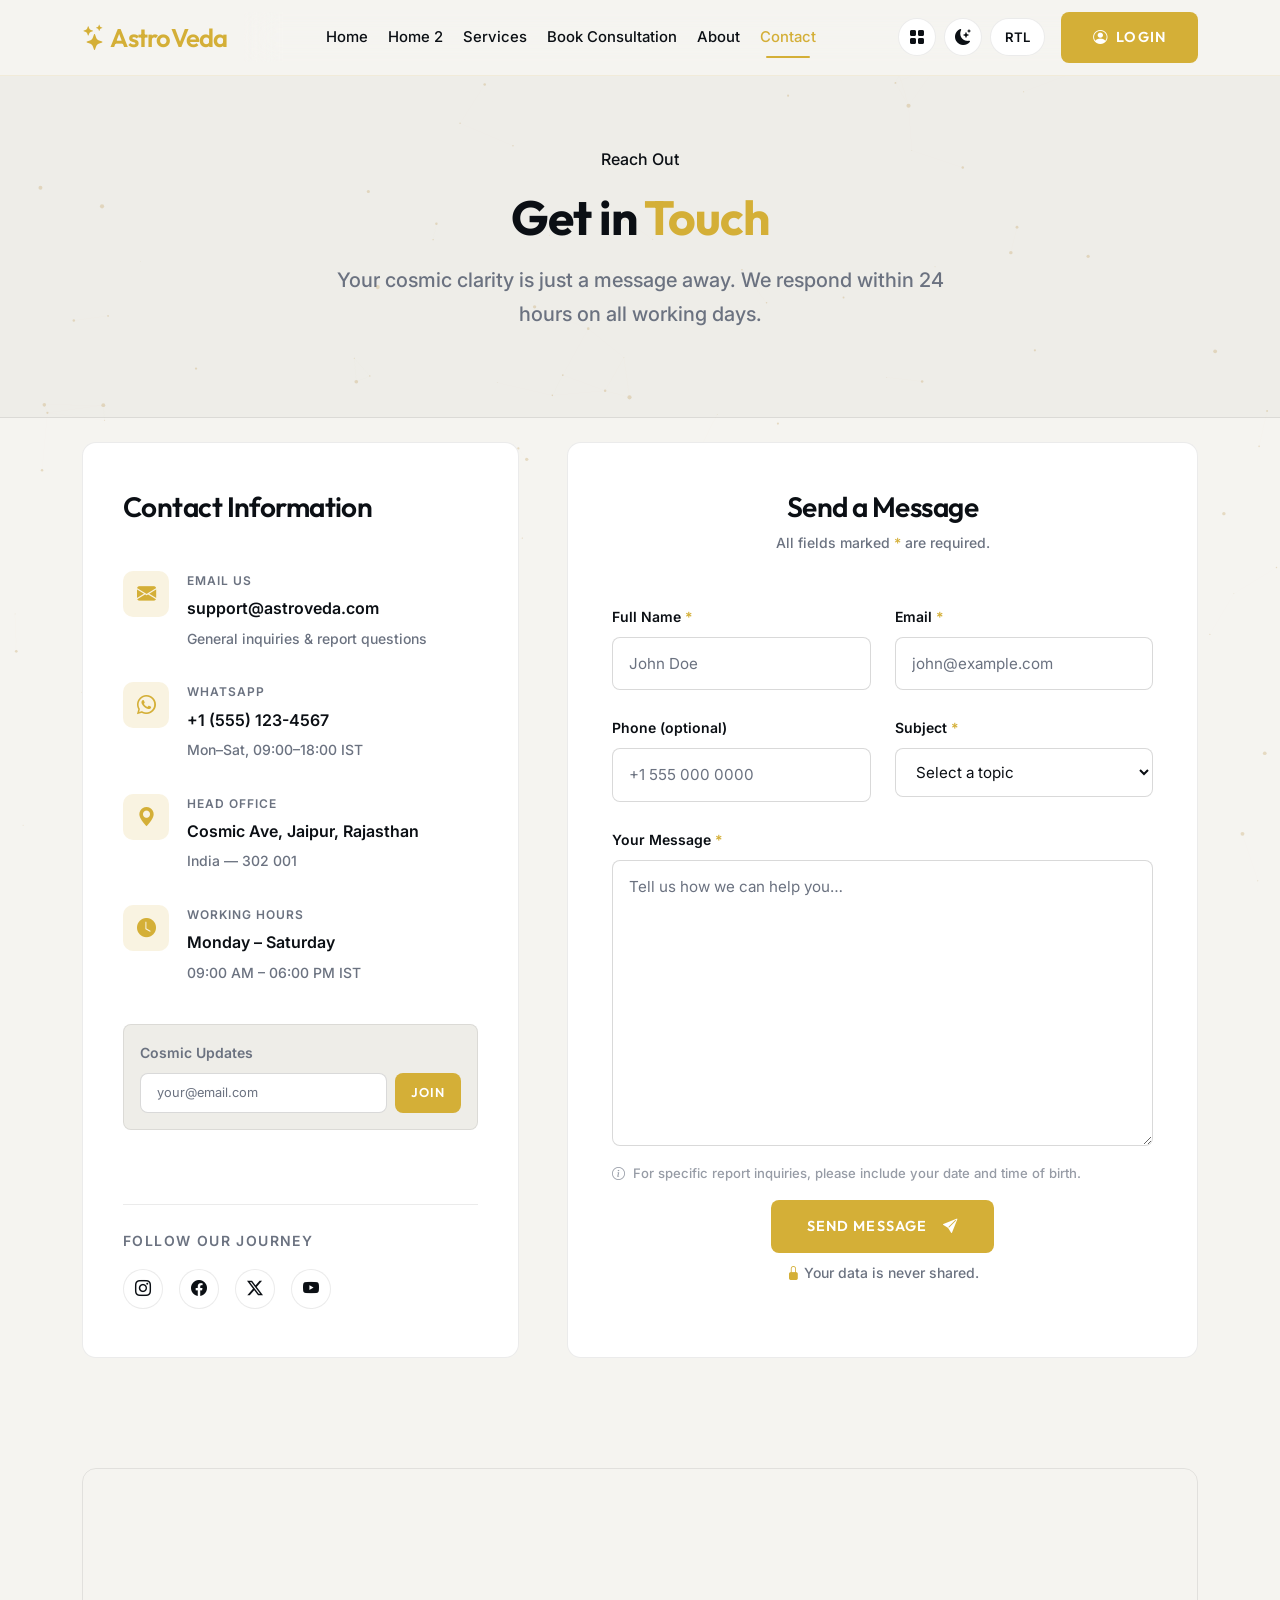
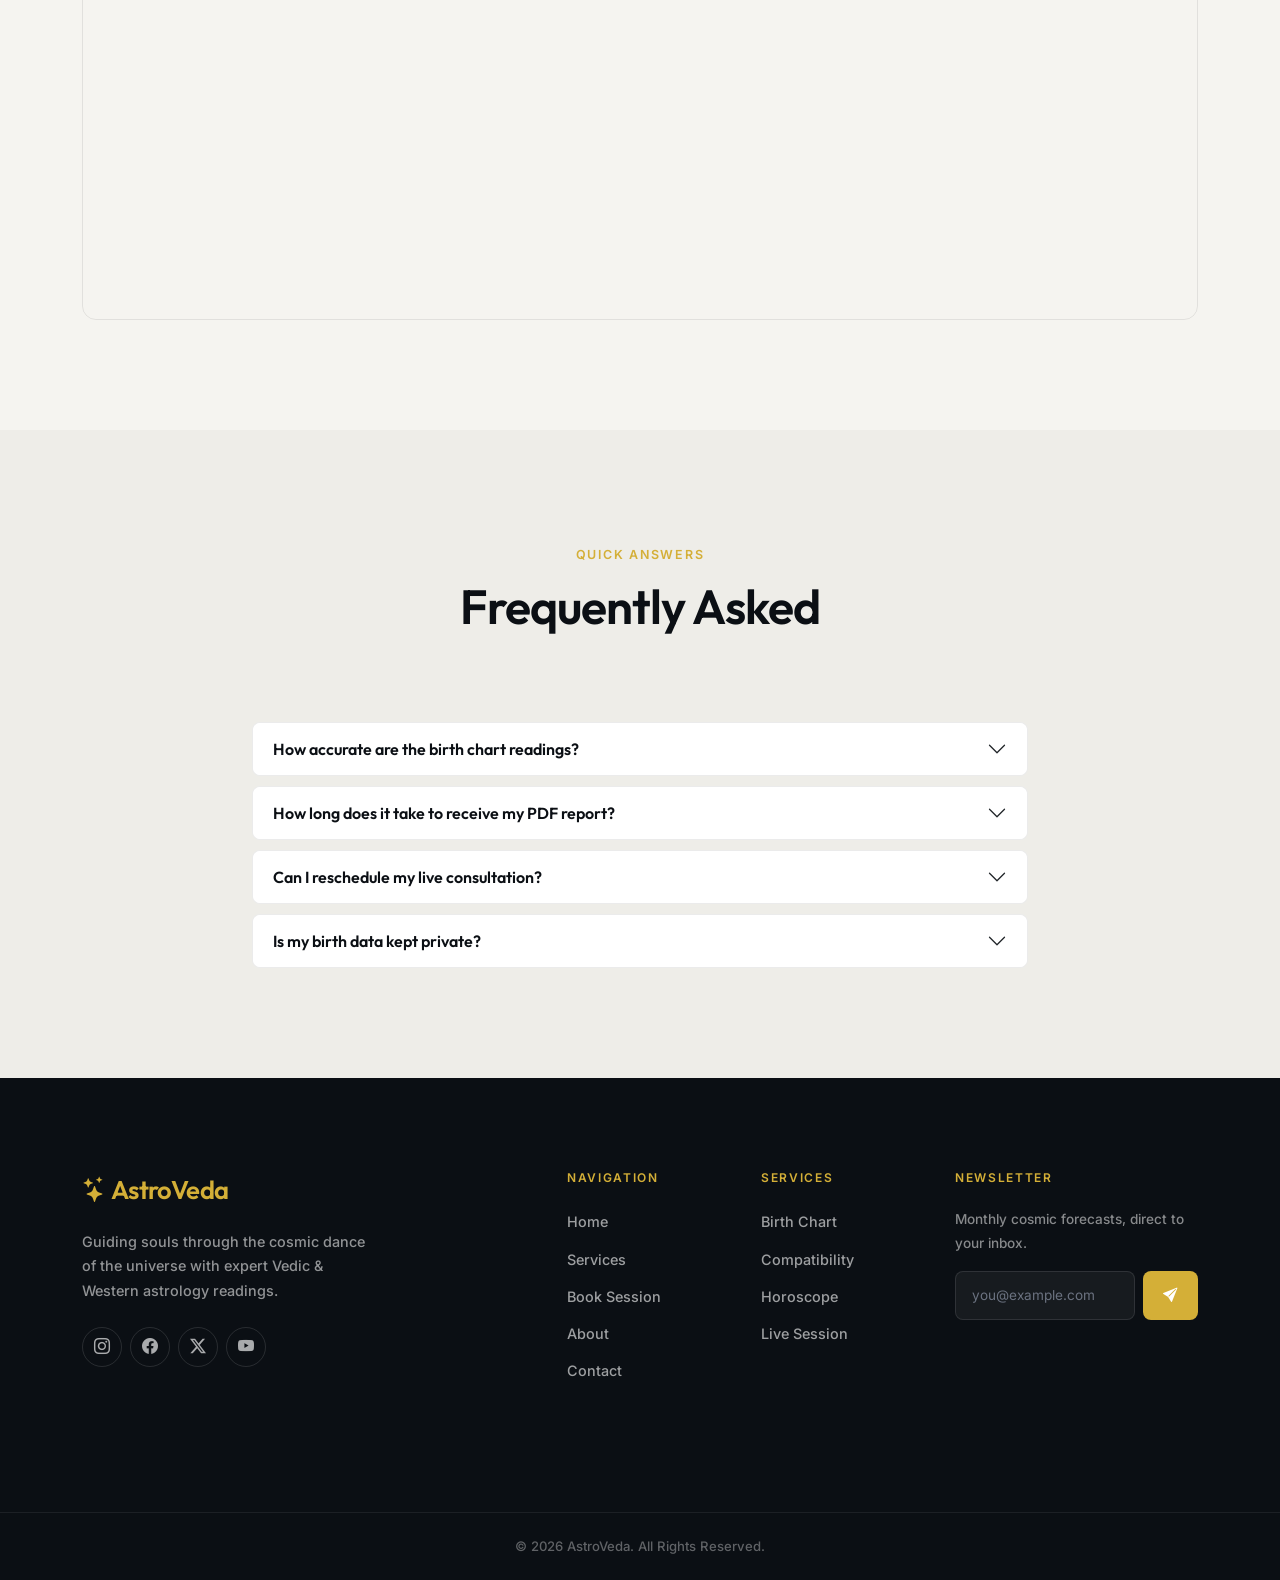
<file: contact.html>
<!DOCTYPE html>
<html lang="en" dir="ltr" data-theme="light">
<head>
  <meta charset="UTF-8">
  <meta name="viewport" content="width=device-width, initial-scale=1.0">
  <link rel="icon" type="image/svg+xml" href="assets/images/favicon.svg">
  <title>Contact Us | AstroVeda — Get in Touch</title>
  <meta name="description" content="Contact AstroVeda for astrology inquiries, report support, partnership requests, or general spiritual guidance questions.">
  <link href="https://cdn.jsdelivr.net/npm/bootstrap@5.3.0/dist/css/bootstrap.min.css" rel="stylesheet">
  <link rel="stylesheet" href="https://cdn.jsdelivr.net/npm/bootstrap-icons@1.11.3/font/bootstrap-icons.min.css">
  <link rel="stylesheet" href="assets/css/style.css">
  <link rel="stylesheet" href="assets/css/rtl.css">
</head>
<body class="has-fixed-nav">

<!-- NAVBAR -->
  <nav class="nav-astro navbar navbar-expand-xl" role="navigation" aria-label="Main navigation">
  <div class="container">
    <a class="navbar-brand" href="index.html"><i class="bi bi-stars" aria-hidden="true"></i> AstroVeda</a>
    <button class="navbar-toggler" type="button" data-bs-toggle="offcanvas" data-bs-target="#mainNav" aria-controls="mainNav" aria-expanded="false" aria-label="Toggle navigation">
      <i class="bi bi-list fs-2" style="color:var(--text);" aria-hidden="true"></i>
    </button>
    
    <div class="offcanvas offcanvas-end" tabindex="-1" id="mainNav" aria-labelledby="mainNavLabel" style="background:var(--nav-bg); backdrop-filter:blur(16px);">
      <div class="offcanvas-header border-bottom" style="border-color:var(--card-border)!important;">
        <h5 class="offcanvas-title h-font fw-bold text-accent" id="mainNavLabel">AstroVeda</h5>
        <button type="button" class="btn-close btn-close-white" data-bs-dismiss="offcanvas" aria-label="Close" style="filter:var(--text-invert);"></button>
      </div>
      <div class="offcanvas-body">
        <ul class="navbar-nav mx-auto align-items-lg-center gap-lg-1">
          <li class="nav-item"><a class="nav-link"       href="index.html">Home</a></li>
          <li class="nav-item"><a class="nav-link"       href="home-2.html">Home 2</a></li>
          <li class="nav-item"><a class="nav-link"       href="services.html">Services</a></li>
          <li class="nav-item"><a class="nav-link"       href="book-consultation.html">Book Consultation</a></li>
          <li class="nav-item"><a class="nav-link"       href="about.html">About</a></li>
          <li class="nav-item"><a class="nav-link active" href="contact.html" aria-current="page">Contact</a></li>
        </ul>
        <div class="d-flex flex-column flex-lg-row align-items-lg-center gap-3 mt-4 mt-lg-0">
          <div class="d-flex align-items-center gap-2">
            <a href="dashboard.html" class="icon-btn" aria-label="Dashboard" title="Dashboard">
              <i class="bi bi-grid-fill" aria-hidden="true"></i>
            </a>
            <button id="theme-toggle" class="icon-btn" aria-label="Toggle dark mode">
              <i class="bi bi-moon-stars-fill" aria-hidden="true"></i>
            </button>
            <button id="rtl-toggle" class="rtl-btn" aria-label="Switch direction">RTL</button>
          </div>
          <a href="login.html" class="btn-gold w-100 w-lg-auto" style="text-decoration:none;"><i class="bi bi-person-circle" aria-hidden="true"></i> Login</a>
        </div>
      </div>
    </div>
  </div>
</nav>

<!-- PAGE HERO -->
<section class="section-pad-sm text-center" style="background:var(--bg-alt); border-bottom:1px solid var(--card-border);">
  <div class="container reveal-up">
    <span class="eyebrow">Reach Out</span>
    <h1 class="display-5 fw-bold mt-3 mb-3">Get in <span class="text-accent">Touch</span></h1>
    <p class="text-muted fs-5 mx-auto" style="max-width:640px;">Your cosmic clarity is just a message away. We respond within 24 hours on all working days.</p>
  </div>
</section>

<!-- CONTACT SECTION -->
<section class="section-pad pt-4">
  <div class="container">
    <div class="row g-5">

      <!-- Left — Info Cards -->
      <div class="col-lg-5 reveal-up">
        <div class="d-flex flex-column h-100" style="background:var(--card-bg); border:1px solid var(--card-border); border-radius:var(--radius); padding:48px 40px;">
          <h3 class="h-font mb-5">Contact Information</h3>

          <div class="contact-info-item" style="background:transparent; padding:0; border:none; margin-bottom:32px;">
            <div class="contact-info-icon"><i class="bi bi-envelope-fill" aria-hidden="true"></i></div>
            <div>
              <p class="small text-muted mb-1 text-uppercase fw-semibold" style="letter-spacing:.08em; font-size:.75rem;">Email Us</p>
              <a href="mailto:support@astroveda.com" class="fw-semibold text-decoration-none" style="color:var(--text);">support@astroveda.com</a>
              <p class="small text-muted mb-0 mt-1">General inquiries &amp; report questions</p>
            </div>
          </div>

          <div class="contact-info-item" style="background:transparent; padding:0; border:none; margin-bottom:32px;">
            <div class="contact-info-icon"><i class="bi bi-whatsapp" aria-hidden="true"></i></div>
            <div>
              <p class="small text-muted mb-1 text-uppercase fw-semibold" style="letter-spacing:.08em; font-size:.75rem;">WhatsApp</p>
              <a href="https://wa.me/15551234567" class="fw-semibold text-decoration-none" style="color:var(--text);">+1 (555) 123-4567</a>
              <p class="small text-muted mb-0 mt-1">Mon–Sat, 09:00–18:00 IST</p>
            </div>
          </div>

          <div class="contact-info-item" style="background:transparent; padding:0; border:none; margin-bottom:32px;">
            <div class="contact-info-icon"><i class="bi bi-geo-alt-fill" aria-hidden="true"></i></div>
            <div>
              <p class="small text-muted mb-1 text-uppercase fw-semibold" style="letter-spacing:.08em; font-size:.75rem;">Head Office</p>
              <p class="fw-semibold mb-0" style="color:var(--text);">Cosmic Ave, Jaipur, Rajasthan</p>
              <p class="small text-muted mb-0 mt-1">India — 302 001</p>
            </div>
          </div>

          <div class="contact-info-item" style="background:transparent; padding:0; border:none; margin-bottom:40px;">
            <div class="contact-info-icon"><i class="bi bi-clock-fill" aria-hidden="true"></i></div>
            <div>
              <p class="small text-muted mb-1 text-uppercase fw-semibold" style="letter-spacing:.08em; font-size:.75rem;">Working Hours</p>
              <p class="fw-semibold mb-0" style="color:var(--text);">Monday – Saturday</p>
              <p class="small text-muted mb-0 mt-1">09:00 AM – 06:00 PM IST</p>
            </div>
          </div>

          <!-- Newsletter Mini -->
          <div class="p-3 rounded-3 mb-4" style="background:var(--bg-alt); border:1px solid var(--card-border);">
            <p class="small text-muted fw-semibold mb-2">Cosmic Updates</p>
            <form onsubmit="event.preventDefault(); this.innerHTML='<p class=\'text-accent small fw-semibold mb-0\'><i class=\'bi bi-check-circle me-2\'></i>Subscribed!</p>';" class="d-flex gap-2">
              <input type="email" class="form-field px-3 py-2" placeholder="your@email.com" aria-label="Newsletter email" required style="flex:1; font-size:.8rem;">
              <button type="submit" class="btn-gold px-3 py-2" style="font-size:.8rem;">Join</button>
            </form>
          </div>

          <!-- Social -->
          <div class="pt-4 mt-auto" style="border-top:1px solid var(--card-border);">
            <p class="small text-muted fw-semibold text-uppercase mb-3" style="letter-spacing:.1em;">Follow Our Journey</p>
            <div class="d-flex gap-3">
              <a href="#" class="icon-btn" aria-label="Instagram" style="width:40px; height:40px; font-size:1rem;">
                <i class="bi bi-instagram" aria-hidden="true"></i>
              </a>
              <a href="#" class="icon-btn" aria-label="Facebook" style="width:40px; height:40px; font-size:1rem;">
                <i class="bi bi-facebook" aria-hidden="true"></i>
              </a>
              <a href="#" class="icon-btn" aria-label="Twitter / X" style="width:40px; height:40px; font-size:1rem;">
                <i class="bi bi-twitter-x" aria-hidden="true"></i>
              </a>
              <a href="#" class="icon-btn" aria-label="YouTube" style="width:40px; height:40px; font-size:1rem;">
                <i class="bi bi-youtube" aria-hidden="true"></i>
              </a>
            </div>
          </div>
        </div>
      </div>

      <!-- Right — Contact Form -->
      <div class="col-lg-7 reveal-up" style="transition-delay:.15s;">
        <div class="d-flex flex-column h-100" style="background:var(--card-bg); border:1px solid var(--card-border); border-radius:var(--radius); padding:48px 44px;">
          <h3 class="h-font mb-2 text-center">Send a Message</h3>
          <p class="text-muted small mb-5 text-center">All fields marked <span class="text-accent">*</span> are required.</p>

          <form id="contact-form" onsubmit="submitContactForm(event);" novalidate class="flex-grow-1 d-flex flex-column">
            <div class="row g-4 mb-4">
              <div class="col-sm-6">
                <label for="c-name" class="form-label small fw-semibold">Full Name <span class="text-accent">*</span></label>
                <input id="c-name" type="text" class="form-field" placeholder="John Doe" autocomplete="name" required>
              </div>
              <div class="col-sm-6">
                <label for="c-email" class="form-label small fw-semibold">Email <span class="text-accent">*</span></label>
                <input id="c-email" type="email" class="form-field" placeholder="john@example.com" autocomplete="email" required>
              </div>
              <div class="col-sm-6">
                <label for="c-phone" class="form-label small fw-semibold">Phone (optional)</label>
                <input id="c-phone" type="tel" class="form-field" placeholder="+1 555 000 0000" autocomplete="tel">
              </div>
              <div class="col-sm-6">
                <label for="c-subject" class="form-label small fw-semibold">Subject <span class="text-accent">*</span></label>
                <select id="c-subject" class="form-field" required>
                  <option value="" disabled selected>Select a topic</option>
                  <option value="birth-chart">Birth Chart Inquiry</option>
                  <option value="compatibility">Compatibility Report</option>
                  <option value="live">Live Consultation Booking</option>
                  <option value="technical">Technical Support</option>
                  <option value="partnership">Partnership / Media</option>
                  <option value="other">Other</option>
                </select>
              </div>
              <div class="col-12">
                <label for="c-message" class="form-label small fw-semibold">Your Message <span class="text-accent">*</span></label>
                <textarea id="c-message" class="form-field" rows="10" placeholder="Tell us how we can help you…" required style="resize:vertical;"></textarea>
                <p class="text-muted mt-2 mb-0" style="font-size:.82rem; opacity:.7;"><i class="bi bi-info-circle me-1"></i> For specific report inquiries, please include your date and time of birth.</p>
              </div>
              <div class="col-12 mt-auto d-flex flex-column align-items-center gap-2 pt-3">
                <button type="submit" class="btn-gold" style="padding:14px 36px;">
                  Send Message <i class="bi bi-send-fill ms-2" aria-hidden="true"></i>
                </button>
                <p class="small text-muted mb-0 text-center"><i class="bi bi-lock-fill me-1 text-accent" aria-hidden="true"></i>Your data is never shared.</p>
              </div>
            </div>
          </form>

          <!-- Success state -->
          <div id="contact-success" style="display:none;" class="text-center py-5">
            <i class="bi bi-check-circle-fill text-accent" style="font-size:4rem;" aria-hidden="true"></i>
            <h4 class="h-font mt-4 mb-2">Message Sent!</h4>
            <p class="text-muted">We'll get back to you within 24 hours. Check your inbox for a confirmation.</p>
          </div>
        </div>
      </div>

    </div>
  </div>
</section>

<!-- MAP SECTION -->
<section class="section-pad pt-0">
  <div class="container">
    <div class="reveal-up overflow-hidden" style="border:1px solid var(--card-border); border-radius:var(--radius); box-shadow:var(--shadow-lg);">
      <iframe 
        src="https://www.google.com/maps/embed?pb=!1m18!1m12!1m3!1d14232.096707328103!2d75.7872714!3d26.9124336!2m3!1f0!2f0!3f0!3m2!1i1024!2i768!4f13.1!3m3!1m2!1s0x396db41215b467b9%3A0xabaad3056a5d8b2!2sJaipur%2C%20Rajasthan%2C%20India!5e0!3m2!1sen!2sus!4v1711412345678!5m2!1sen!2sus" 
        width="100%" 
        height="450" 
        style="border:0; display:block;" 
        allowfullscreen="" 
        loading="lazy" 
        referrerpolicy="no-referrer-when-downgrade">
      </iframe>
    </div>
  </div>
</section>

<!-- FAQ ROW -->
<section class="section-pad" style="background:var(--bg-alt);">
  <div class="container">
    <div class="section-header reveal-up">
      <span class="eyebrow">Quick Answers</span>
      <h2>Frequently Asked</h2>
    </div>
    <div class="row g-4 justify-content-center" style="max-width:800px; margin:0 auto;">

      <div class="col-12 reveal-up">
        <div class="accordion" id="faqAccordion">
          <div class="accordion-item" style="background:var(--card-bg); border:1px solid var(--card-border); border-radius:var(--radius-sm); margin-bottom:10px;">
            <h3 class="accordion-header">
              <button class="accordion-button collapsed" type="button" data-bs-toggle="collapse" data-bs-target="#faq1"
                      style="background:var(--card-bg); color:var(--text); font-family:var(--font-h); font-weight:600; border-radius:var(--radius-sm); box-shadow:none;">
                How accurate are the birth chart readings?
              </button>
            </h3>
            <div id="faq1" class="accordion-collapse collapse" data-bs-parent="#faqAccordion">
              <div class="accordion-body" style="color:var(--text-muted); font-size:.9rem;">
                All charts are calculated using Swiss Ephemeris — the gold standard for astronomical data accuracy. Results depend on the precision of your provided birth time. Even a 4-minute difference can shift house cusps, so we recommend using your official birth certificate.
              </div>
            </div>
          </div>
          <div class="accordion-item" style="background:var(--card-bg); border:1px solid var(--card-border); border-radius:var(--radius-sm); margin-bottom:10px;">
            <h3 class="accordion-header">
              <button class="accordion-button collapsed" type="button" data-bs-toggle="collapse" data-bs-target="#faq2"
                      style="background:var(--card-bg); color:var(--text); font-family:var(--font-h); font-weight:600; border-radius:var(--radius-sm); box-shadow:none;">
                How long does it take to receive my PDF report?
              </button>
            </h3>
            <div id="faq2" class="accordion-collapse collapse" data-bs-parent="#faqAccordion">
              <div class="accordion-body" style="color:var(--text-muted); font-size:.9rem;">
                Digital reports (Birth Chart, Compatibility) are delivered to your registered email within 48 hours of confirmed payment. Urgent delivery within 12 hours is available for an additional fee.
              </div>
            </div>
          </div>
          <div class="accordion-item" style="background:var(--card-bg); border:1px solid var(--card-border); border-radius:var(--radius-sm); margin-bottom:10px;">
            <h3 class="accordion-header">
              <button class="accordion-button collapsed" type="button" data-bs-toggle="collapse" data-bs-target="#faq3"
                      style="background:var(--card-bg); color:var(--text); font-family:var(--font-h); font-weight:600; border-radius:var(--radius-sm); box-shadow:none;">
                Can I reschedule my live consultation?
              </button>
            </h3>
            <div id="faq3" class="accordion-collapse collapse" data-bs-parent="#faqAccordion">
              <div class="accordion-body" style="color:var(--text-muted); font-size:.9rem;">
                Yes — rescheduling is free if requested at least 24 hours before the booked slot. Simply log in to your dashboard, navigate to Bookings, and select a new available time.
              </div>
            </div>
          </div>
          <div class="accordion-item" style="background:var(--card-bg); border:1px solid var(--card-border); border-radius:var(--radius-sm);">
            <h3 class="accordion-header">
              <button class="accordion-button collapsed" type="button" data-bs-toggle="collapse" data-bs-target="#faq4"
                      style="background:var(--card-bg); color:var(--text); font-family:var(--font-h); font-weight:600; border-radius:var(--radius-sm); box-shadow:none;">
                Is my birth data kept private?
              </button>
            </h3>
            <div id="faq4" class="accordion-collapse collapse" data-bs-parent="#faqAccordion">
              <div class="accordion-body" style="color:var(--text-muted); font-size:.9rem;">
                Absolutely. Your birth time, date, and location are used exclusively for the purpose of generating your requested report. We do not sell, share, or process this data for machine learning or any third-party services.
              </div>
            </div>
          </div>
        </div>
      </div>

    </div>
  </div>
</section>

<!-- FOOTER -->
<footer class="footer-main" role="contentinfo">
  <div class="container">
    <div class="row g-5 pb-5">
      <div class="col-lg-4">
        <div class="footer-brand"><i class="bi bi-stars" aria-hidden="true"></i> AstroVeda</div>
        <p class="footer-desc">Guiding souls through the cosmic dance of the universe with expert Vedic &amp; Western
          astrology readings.</p>
        <div class="footer-social d-flex gap-2 mt-4">
          <a href="#" aria-label="Instagram"><i class="bi bi-instagram" aria-hidden="true"></i></a>
          <a href="#" aria-label="Facebook"><i class="bi bi-facebook" aria-hidden="true"></i></a>
          <a href="#" aria-label="Twitter / X"><i class="bi bi-twitter-x" aria-hidden="true"></i></a>
          <a href="#" aria-label="YouTube"><i class="bi bi-youtube" aria-hidden="true"></i></a>
        </div>
      </div>
      <div class="col-6 col-lg-2 ms-lg-auto">
        <p class="footer-heading">Navigation</p>
        <ul class="footer-links">
          <li><a href="index.html">Home</a></li>
          <li><a href="services.html">Services</a></li>
          <li><a href="book-consultation.html">Book Session</a></li>
          <li><a href="about.html">About</a></li>
          <li><a href="contact.html">Contact</a></li>
        </ul>
      </div>
      <div class="col-6 col-lg-2">
        <p class="footer-heading">Services</p>
        <ul class="footer-links">
          <li><a href="services.html">Birth Chart</a></li>
          <li><a href="services.html">Compatibility</a></li>
          <li><a href="services.html">Horoscope</a></li>
          <li><a href="services.html">Live Session</a></li>
        </ul>
      </div>
      <div class="col-12 col-lg-3">
        <p class="footer-heading">Newsletter</p>
        <p style="font-size:.85rem; opacity:.6; margin-bottom:16px;">Monthly cosmic forecasts, direct to your inbox.
        </p>
        <form onsubmit="event.preventDefault();" class="d-flex gap-2 footer-newsletter-form">
          <input type="email" class="form-field" placeholder="you@example.com" aria-label="Email for newsletter"
            required style="flex:1; font-size:.85rem; padding:12px 16px;">
          <button type="submit" class="btn-gold" style="padding:12px 20px; flex-shrink:0;"><i class="bi bi-send-fill"
              aria-hidden="true"></i></button>
        </form>
      </div>
    </div>
  </div>
  <div class="footer-bottom">
    <div class="container text-center">
      &copy; 2026 AstroVeda. All Rights Reserved.
    </div>
  </div>
</footer>

<script src="https://cdn.jsdelivr.net/npm/bootstrap@5.3.0/dist/js/bootstrap.bundle.min.js"></script>
<script src="assets/js/main.js"></script>
<script>
  function submitContactForm(e) {
    e.preventDefault();
    const n = document.getElementById('c-name').value.trim();
    const em = document.getElementById('c-email').value.trim();
    const sub = document.getElementById('c-subject').value;
    const msg = document.getElementById('c-message').value.trim();
    if (!n || !em || !sub || !msg) return;
    document.getElementById('contact-form').style.display = 'none';
    document.getElementById('contact-success').style.display = 'block';
  }
</script>
</body>
</html>
</file>
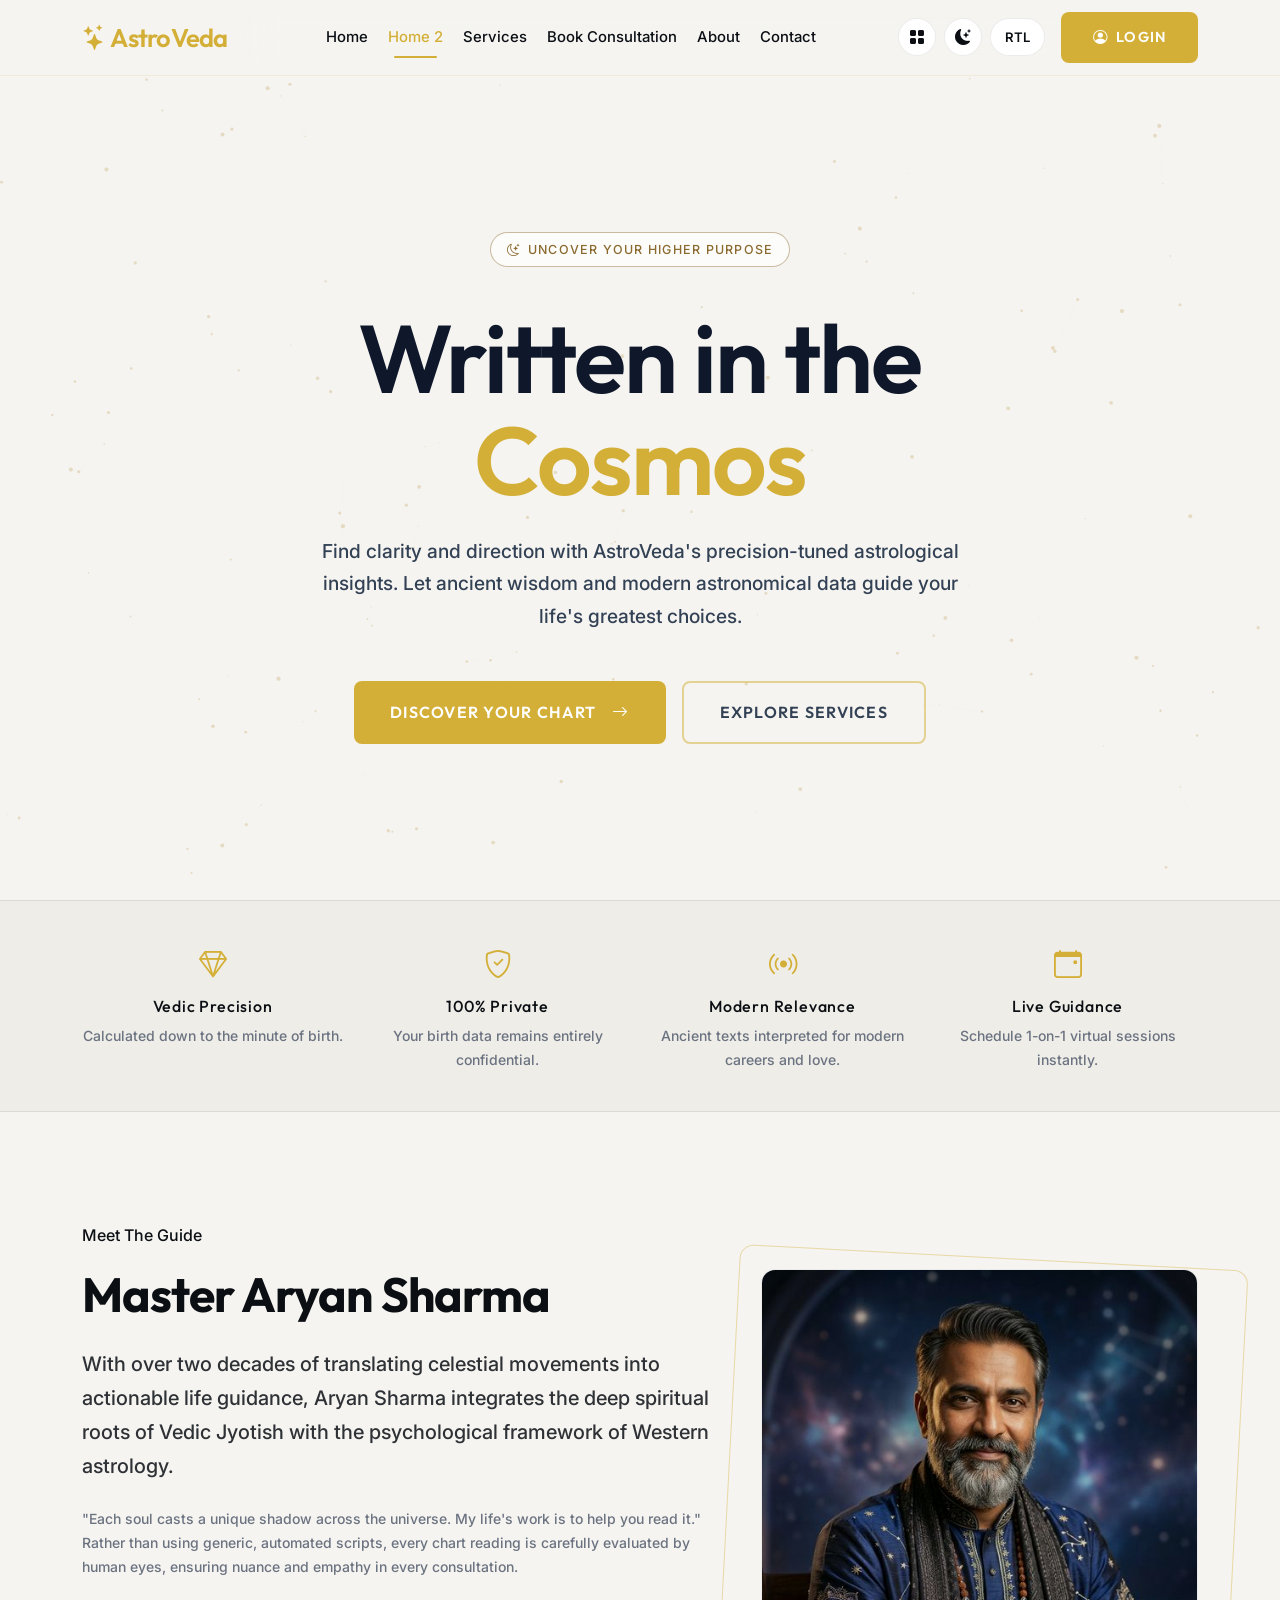
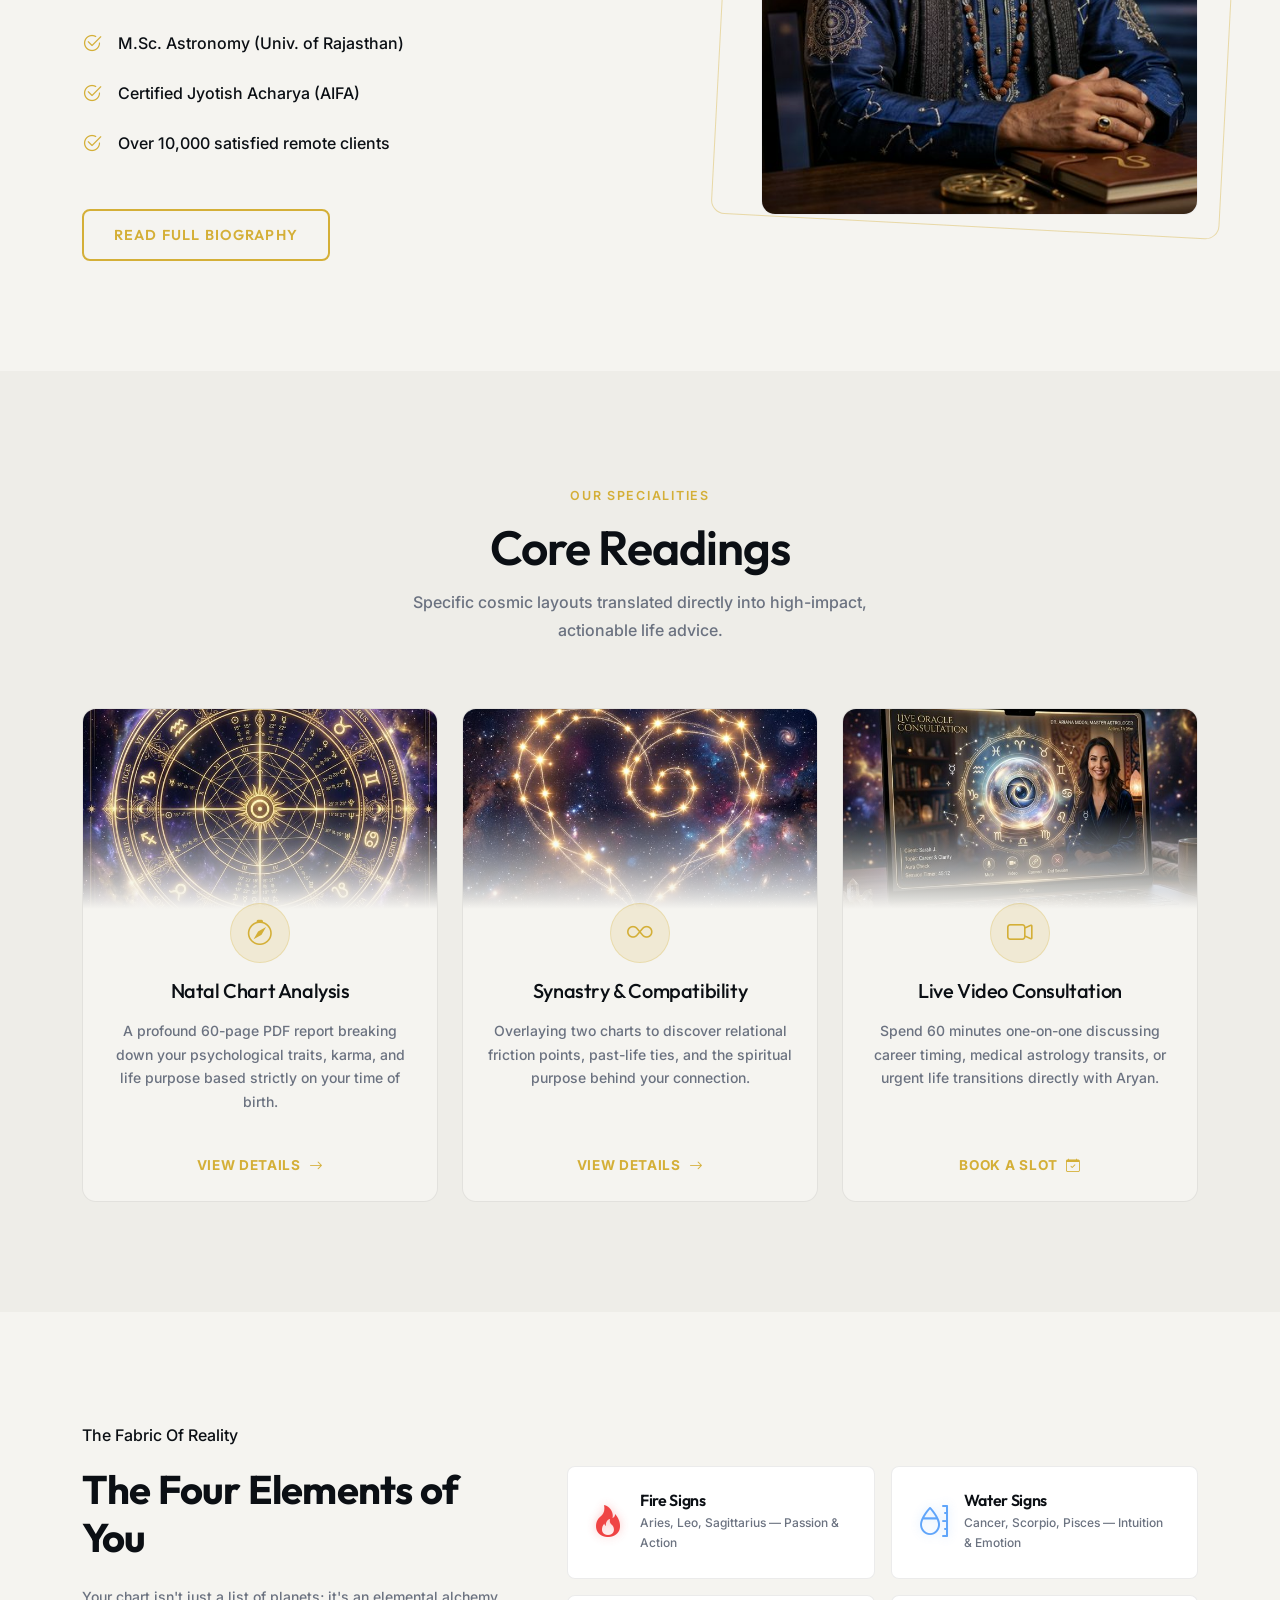
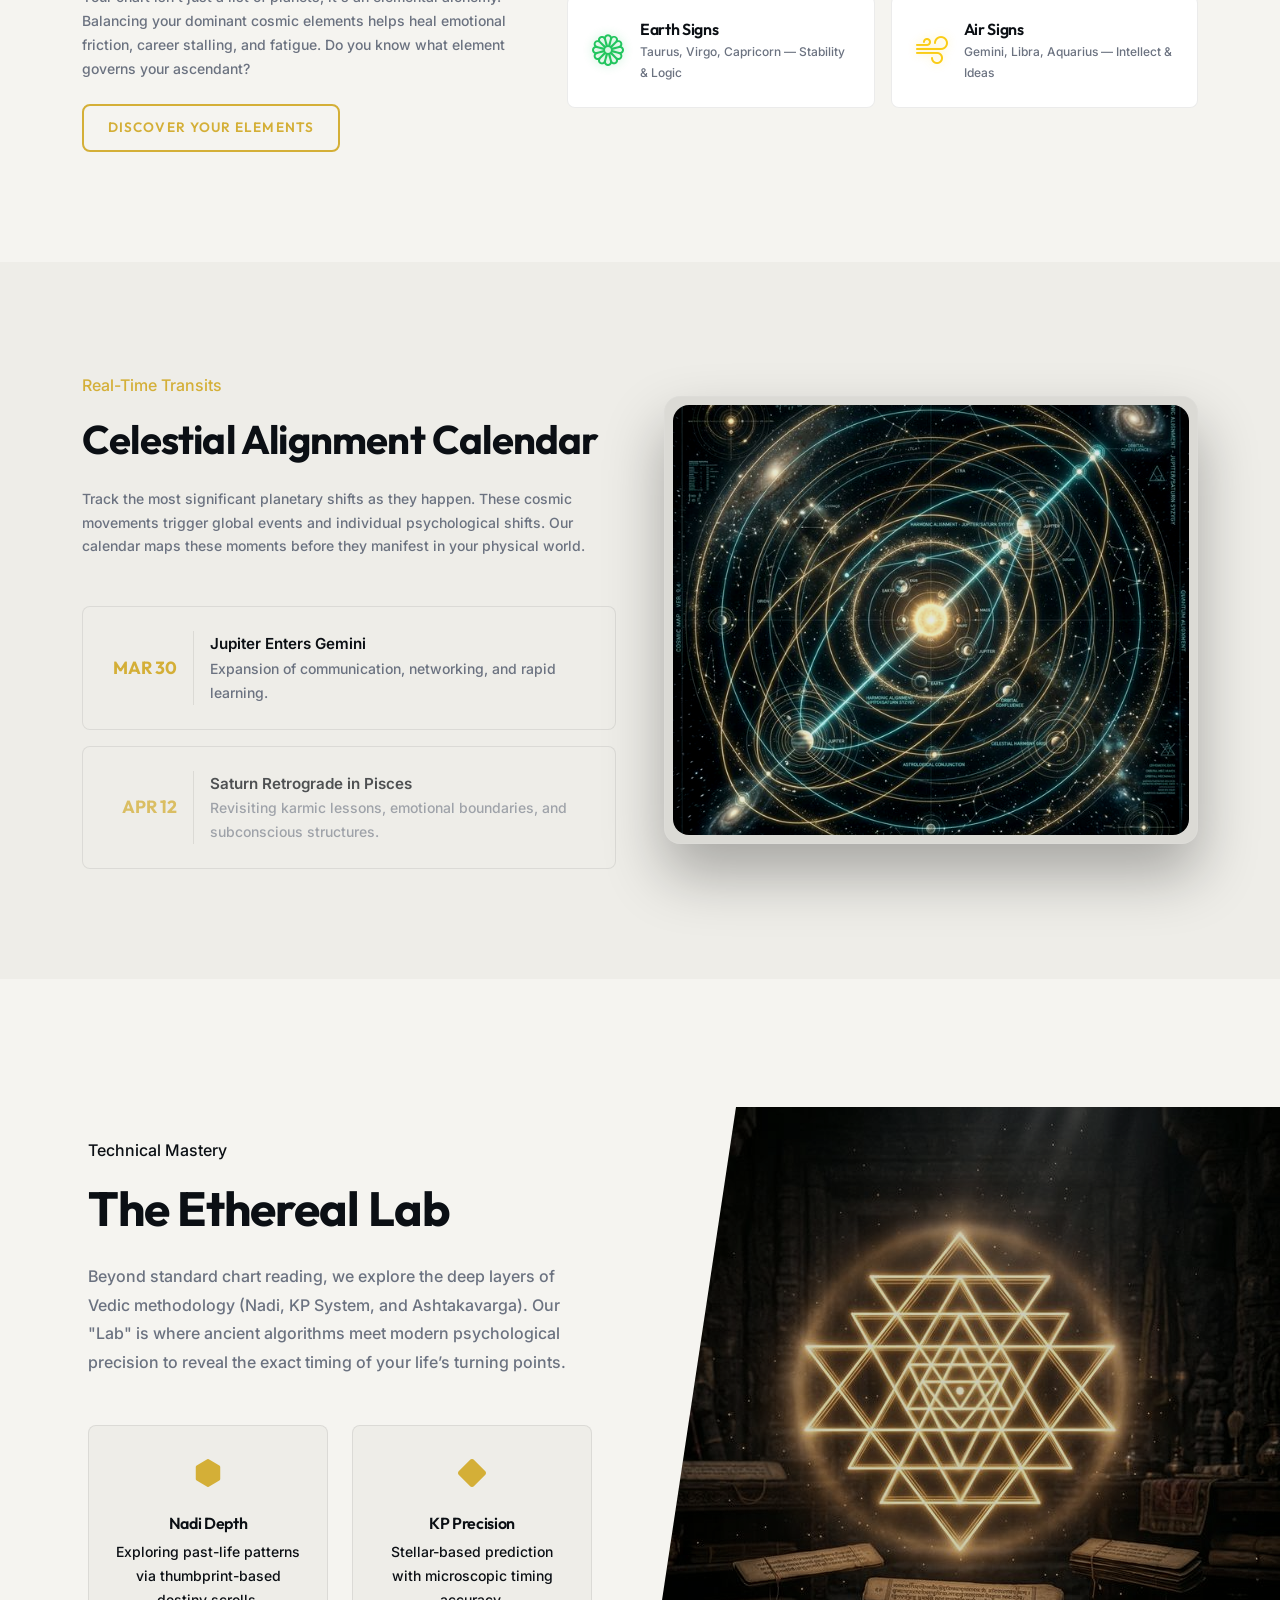
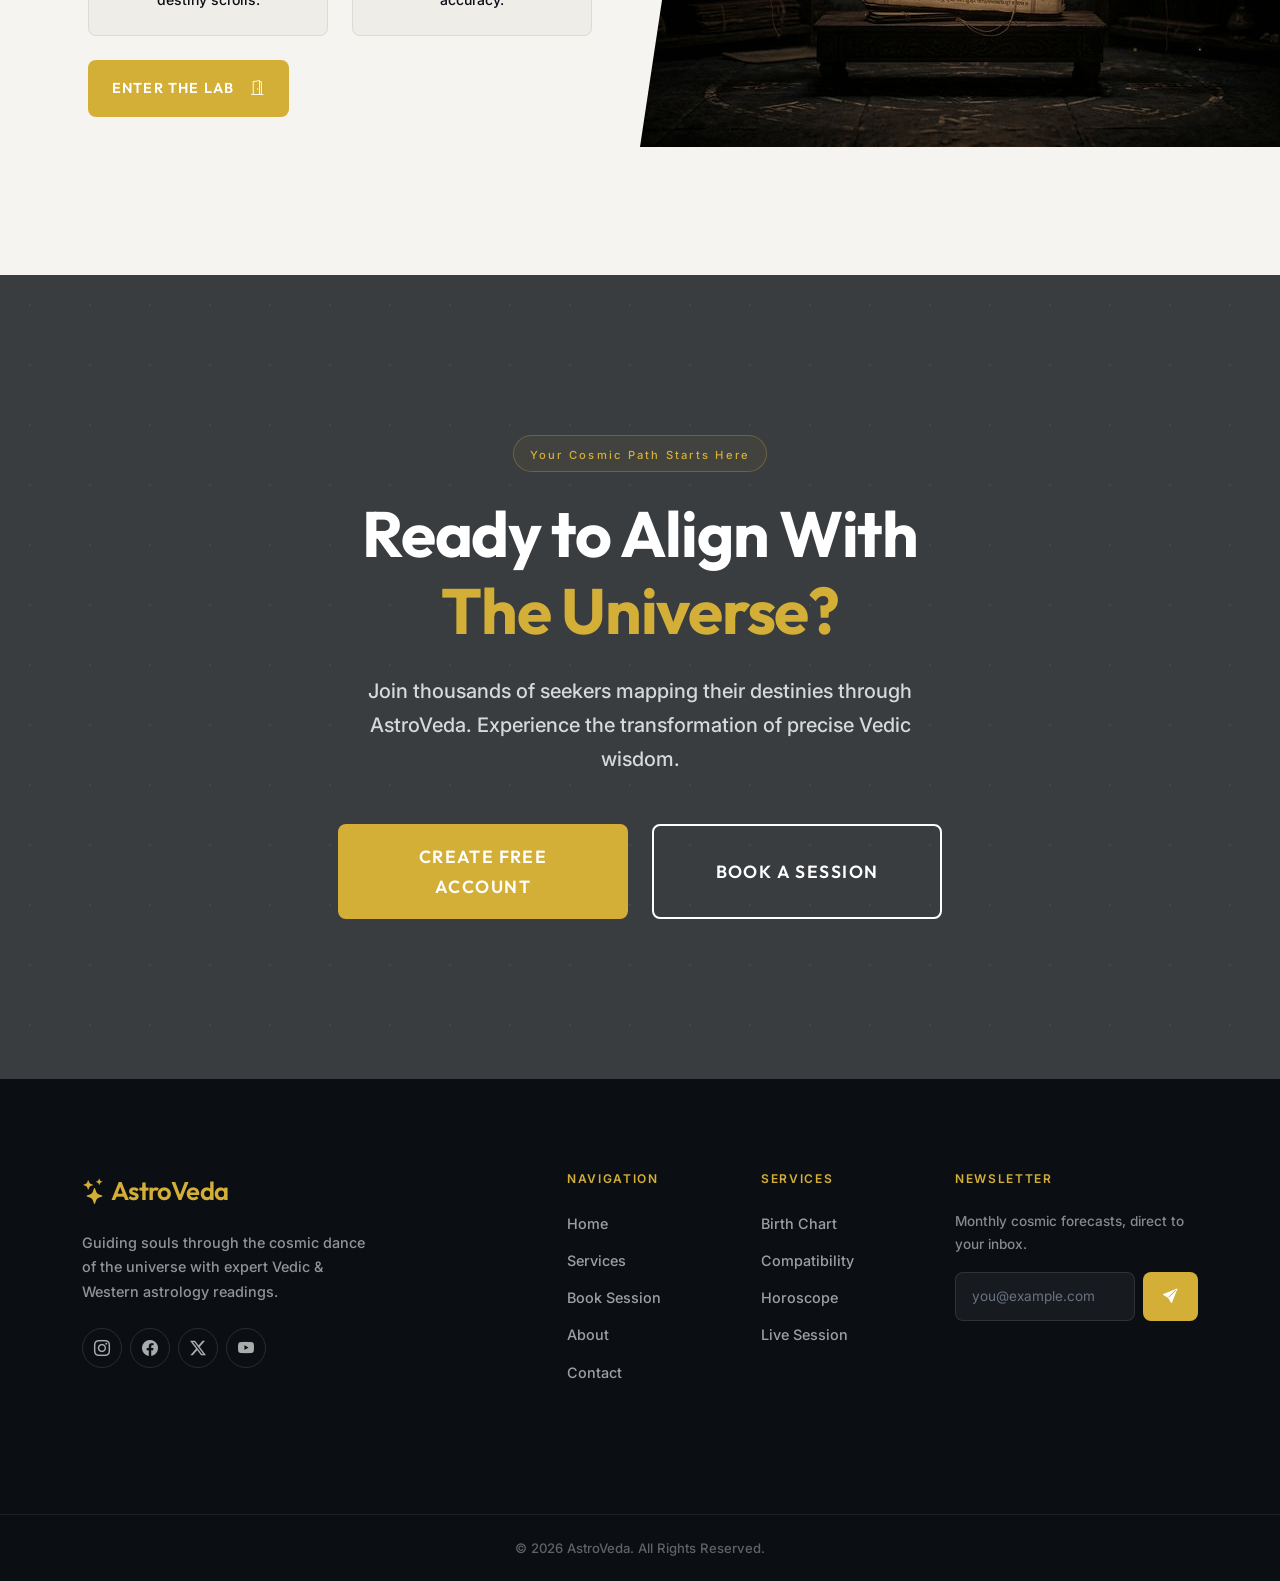
<file: home-2.html>
<!DOCTYPE html>
<html lang="en" dir="ltr" data-theme="dark">
<head>
  <meta charset="UTF-8">
  <meta name="viewport" content="width=device-width, initial-scale=1.0">
  <link rel="icon" type="image/svg+xml" href="assets/images/favicon.svg">
  <title>AstroVeda — The Universe Awaits</title>
  <meta name="description" content="AstroVeda: Discover your path with profound astrological insights. Home 2 alternative layout.">
  <link rel="canonical" href="https://astroveda.com/home-2.html">

  <!-- Bootstrap 5 -->
  <link href="https://cdn.jsdelivr.net/npm/bootstrap@5.3.0/dist/css/bootstrap.min.css" rel="stylesheet">
  <!-- Bootstrap Icons -->
  <link rel="stylesheet" href="https://cdn.jsdelivr.net/npm/bootstrap-icons@1.11.3/font/bootstrap-icons.min.css">
  
  <!-- Custom CSS -->
  <link rel="stylesheet" href="assets/css/style.css">
  <link rel="stylesheet" href="assets/css/rtl.css">
</head>
<body class="has-fixed-nav">

<!-- ══════════════════ NAVBAR ══════════════════ -->
  <nav class="nav-astro navbar navbar-expand-xl" role="navigation" aria-label="Main navigation">
  <div class="container">
    <a class="navbar-brand" href="home-2.html" aria-label="AstroVeda Home">
      <i class="bi bi-stars" aria-hidden="true"></i> AstroVeda
    </a>
    <button class="navbar-toggler" type="button" data-bs-toggle="offcanvas" data-bs-target="#mainNav"
            aria-controls="mainNav" aria-expanded="false" aria-label="Toggle navigation">
      <i class="bi bi-list fs-2" style="color:var(--text);" aria-hidden="true"></i>
    </button>

    <div class="offcanvas offcanvas-end" tabindex="-1" id="mainNav" aria-labelledby="mainNavLabel" style="background:var(--nav-bg); backdrop-filter:blur(16px);">
      <div class="offcanvas-header border-bottom" style="border-color:var(--card-border)!important;">
        <h5 class="offcanvas-title h-font fw-bold text-accent" id="mainNavLabel">AstroVeda</h5>
        <button type="button" class="btn-close btn-close-white" data-bs-dismiss="offcanvas" aria-label="Close" style="filter:var(--text-invert);"></button>
      </div>
      <div class="offcanvas-body">
        <ul class="navbar-nav mx-auto align-items-lg-center gap-lg-1">
          <li class="nav-item"><a class="nav-link"        href="index.html">Home</a></li>
          <li class="nav-item"><a class="nav-link active" href="home-2.html" aria-current="page">Home 2</a></li>
          <li class="nav-item"><a class="nav-link"        href="services.html">Services</a></li>
          <li class="nav-item"><a class="nav-link"        href="book-consultation.html">Book Consultation</a></li>
          <li class="nav-item"><a class="nav-link"        href="about.html">About</a></li>
          <li class="nav-item"><a class="nav-link"        href="contact.html">Contact</a></li>
        </ul>
        <div class="d-flex flex-column flex-lg-row align-items-lg-center gap-3 mt-4 mt-lg-0">
          <div class="d-flex align-items-center gap-2">
            <a href="dashboard.html" class="icon-btn" aria-label="Dashboard" title="Dashboard">
              <i class="bi bi-grid-fill" aria-hidden="true"></i>
            </a>
            <button id="theme-toggle" class="icon-btn" aria-label="Toggle dark mode">
              <i class="bi bi-moon-stars-fill" aria-hidden="true"></i>
            </button>
            <button id="rtl-toggle" class="rtl-btn" aria-label="Switch direction">RTL</button>
          </div>
          <a href="login.html" class="btn-gold w-100 w-lg-auto" style="text-decoration:none;"><i class="bi bi-person-circle" aria-hidden="true"></i> Login</a>
        </div>
      </div>
    </div>
  </div>
</nav>

<!-- ══════════════════ HERO (SECTION 1) ══════════════════ -->
<section class="hero-section-2" aria-label="Hero — Read the Cosmos">
  <!-- The background image blending smoothly into the canvas bottom -->
  <div class="hero-bg-wrap" style="background-image: url('https://images.unsplash.com/photo-1543722530-d2c3201371e7?w=1920&h=1080&fit=crop&q=80');"></div>
  
  <div class="container position-relative" style="z-index:2; padding-top:40px; padding-bottom:40px;">
    <!-- Centered Hero Grid -->
    <div class="row justify-content-center">
      <div class="col-lg-10 col-xl-8">
        <div class="hero-tagline mx-auto reveal-up" style="transition-delay:.1s; display:inline-flex;">
          <i class="bi bi-moon-stars" aria-hidden="true"></i> Uncover Your Higher Purpose
        </div>
        <h1 class="hero-title reveal-up" style="font-size:clamp(3.2rem, 8vw, 6rem); transition-delay:.2s; margin-top:16px;">
          Written in the <span class="gold">Cosmos</span>
        </h1>
        <p class="hero-subtitle mx-auto reveal-up" style="transition-delay:.3s; max-width:640px; font-size:1.2rem; margin-top:8px;">
          Find clarity and direction with AstroVeda's precision-tuned astrological insights. Let ancient wisdom and modern astronomical data guide your life's greatest choices.
        </p>
        
        <div class="hero-2-actions d-flex flex-wrap gap-3 justify-content-center mt-5 reveal-up" style="transition-delay:.4s;">
          <a href="book-consultation.html" class="btn-gold" style="text-decoration:none; padding:16px 36px; font-size:1rem;">
            Discover Your Chart <i class="bi bi-arrow-right ms-2" aria-hidden="true"></i>
          </a>
          <a href="services.html" class="btn-ghost" style="text-decoration:none; padding:16px 36px; font-size:1rem; border-color:rgba(212,175,55,.5);">
            Explore Services
          </a>
        </div>
      </div>
    </div>
  </div>
</section>

<!-- ══════════════════ QUICK FEATURES STRIP (SECTION 2) ══════════════════ -->
<div style="background:var(--bg-alt); border-top:1px solid var(--card-border); border-bottom:1px solid var(--card-border); padding:40px 0;" aria-label="Guiding Principles">
  <div class="container">
    <div class="row g-4 text-center text-sm-center text-lg-center">
      <div class="col-sm-6 col-lg-3 reveal-up">
        <i class="bi bi-gem text-accent fs-3 mb-2 d-inline-block"></i>
        <h4 class="h6 h-font" style="letter-spacing:.05em;">Vedic Precision</h4>
        <p class="small text-muted mb-0">Calculated down to the minute of birth.</p>
      </div>
      <div class="col-sm-6 col-lg-3 reveal-up" style="transition-delay:.1s;">
        <i class="bi bi-shield-check text-accent fs-3 mb-2 d-inline-block"></i>
        <h4 class="h6 h-font" style="letter-spacing:.05em;">100% Private</h4>
        <p class="small text-muted mb-0">Your birth data remains entirely confidential.</p>
      </div>
      <div class="col-sm-6 col-lg-3 reveal-up" style="transition-delay:.2s;">
        <i class="bi bi-broadcast text-accent fs-3 mb-2 d-inline-block"></i>
        <h4 class="h6 h-font" style="letter-spacing:.05em;">Modern Relevance</h4>
        <p class="small text-muted mb-0">Ancient texts interpreted for modern careers and love.</p>
      </div>
      <div class="col-sm-6 col-lg-3 reveal-up" style="transition-delay:.3s;">
        <i class="bi bi-calendar-event text-accent fs-3 mb-2 d-inline-block"></i>
        <h4 class="h6 h-font" style="letter-spacing:.05em;">Live Guidance</h4>
        <p class="small text-muted mb-0">Schedule 1-on-1 virtual sessions instantly.</p>
      </div>
    </div>
  </div>
</div>

<!-- ══════════════════ ABOUT SECTION (SECTION 3) ══════════════════ -->
<section class="section-pad">
  <div class="container">
    <div class="row align-items-center g-5 flex-lg-row-reverse">
      <!-- About Image with overlapping accents -->
      <div class="col-lg-5 reveal-up" style="position:relative;">
        <div style="position:absolute; inset:-12px; border:1px solid var(--accent); border-radius:var(--radius); z-index:0; transform:rotate(3deg); opacity:.4;"></div>
        <div style="background:var(--card-bg); border-radius:var(--radius); overflow:hidden; position:relative; z-index:1; border:1px solid var(--card-border);">
          <img src="assets/images/Master_Astrologer.png" alt="Master Astrologer" class="img-fluid w-100" style="filter:brightness(0.9); aspect-ratio:4/5; object-fit:cover;">
        </div>
      </div>
      <!-- About Text -->
      <div class="col-lg-7 reveal-up" style="transition-delay:.15s;">
        <span class="eyebrow">Meet The Guide</span>
        <h2 class="display-5 fw-bold mt-3 mb-4">Master Aryan Sharma</h2>
        <p class="fs-5 mb-4" style="color:var(--text); opacity:0.85;">
          With over two decades of translating celestial movements into actionable life guidance, Aryan Sharma integrates the deep spiritual roots of Vedic Jyotish with the psychological framework of Western astrology.
        </p>
        <p class="text-muted small mb-5">
          "Each soul casts a unique shadow across the universe. My life's work is to help you read it." Rather than using generic, automated scripts, every chart reading is carefully evaluated by human eyes, ensuring nuance and empathy in every consultation.
        </p>
        <ul class="list-unstyled d-flex flex-column gap-3 mb-5">
          <li class="d-flex align-items-center gap-3">
            <i class="bi bi-check2-circle text-accent fs-5"></i> <span>M.Sc. Astronomy (Univ. of Rajasthan)</span>
          </li>
          <li class="d-flex align-items-center gap-3">
            <i class="bi bi-check2-circle text-accent fs-5"></i> <span>Certified Jyotish Acharya (AIFA)</span>
          </li>
          <li class="d-flex align-items-center gap-3">
            <i class="bi bi-check2-circle text-accent fs-5"></i> <span>Over 10,000 satisfied remote clients</span>
          </li>
        </ul>
        <a href="about.html" class="btn-ghost" style="text-decoration:none;">Read Full Biography</a>
      </div>
    </div>
  </div>
</section>

<!-- ══════════════════ SERVICES GRID (SECTION 4) ══════════════════ -->
<section class="section-pad specialities-section" style="background:var(--bg-alt);">
  <div class="container">
    <div class="section-header text-center reveal-up">
      <span class="eyebrow">Our Specialities</span>
      <h2>Core Readings</h2>
      <p class="mx-auto" style="max-width:500px;">Specific cosmic layouts translated directly into high-impact, actionable life advice.</p>
    </div>
    
    <!-- 3 Column Grid for layout variation from Home 1 -->
    <div class="row g-4 stagger justify-content-center">
      <!-- Service 1 -->
      <div class="col-md-6 col-lg-4 reveal-up">
        <div class="card-astro p-0 d-flex flex-column" style="background:var(--bg);">
          <div style="height:200px; background:url('assets/images/service_natal.png') center/cover; position:relative;" aria-hidden="true">
             <div style="position:absolute; inset:0; background:linear-gradient(180deg, transparent 50%, var(--bg) 100%);"></div>
          </div>
          <div class="p-4 d-flex flex-column flex-grow-1 text-center" style="position:relative; z-index:2; margin-top:-30px;">
            <div class="svc-icon mx-auto rounded-circle mb-3" style="background:var(--accent-dim); border:1px solid rgba(212,175,55,.25); width:60px; height:60px; line-height:58px;"><i class="bi bi-compass"></i></div>
            <h3 class="h-font h5 mb-3">Natal Chart Analysis</h3>
            <p class="small text-muted flex-grow-1">A profound 60-page PDF report breaking down your psychological traits, karma, and life purpose based strictly on your time of birth.</p>
            <a href="services.html#birth-chart" class="text-accent fw-bold text-decoration-none mt-4 d-inline-flex align-items-center justify-content-center gap-2" style="font-size:.85rem; letter-spacing:.05em;">VIEW DETAILS <i class="bi bi-arrow-right"></i></a>
          </div>
        </div>
      </div>

      <!-- Service 2 -->
      <div class="col-md-6 col-lg-4 reveal-up">
        <div class="card-astro p-0 d-flex flex-column" style="background:var(--bg);">
          <div style="height:200px; background:url('assets/images/service_synastry.png') center/cover; position:relative;" aria-hidden="true">
             <div style="position:absolute; inset:0; background:linear-gradient(180deg, transparent 50%, var(--bg) 100%);"></div>
          </div>
          <div class="p-4 d-flex flex-column flex-grow-1 text-center" style="position:relative; z-index:2; margin-top:-30px;">
            <div class="svc-icon mx-auto rounded-circle mb-3" style="background:var(--accent-dim); border:1px solid rgba(212,175,55,.25); width:60px; height:60px; line-height:58px;"><i class="bi bi-infinity"></i></div>
            <h3 class="h-font h5 mb-3">Synastry & Compatibility</h3>
            <p class="small text-muted flex-grow-1">Overlaying two charts to discover relational friction points, past-life ties, and the spiritual purpose behind your connection.</p>
            <a href="services.html#compatibility" class="text-accent fw-bold text-decoration-none mt-4 d-inline-flex align-items-center justify-content-center gap-2" style="font-size:.85rem; letter-spacing:.05em;">VIEW DETAILS <i class="bi bi-arrow-right"></i></a>
          </div>
        </div>
      </div>

      <!-- Service 3 -->
      <div class="col-md-6 col-lg-4 reveal-up">
        <div class="card-astro p-0 d-flex flex-column" style="background:var(--bg);">
          <div style="height:200px; background:url('assets/images/service_live.png') center/cover; position:relative;" aria-hidden="true">
             <div style="position:absolute; inset:0; background:linear-gradient(180deg, transparent 50%, var(--bg) 100%);"></div>
          </div>
          <div class="p-4 d-flex flex-column flex-grow-1 text-center" style="position:relative; z-index:2; margin-top:-30px;">
            <div class="svc-icon mx-auto rounded-circle mb-3" style="background:var(--accent-dim); border:1px solid rgba(212,175,55,.25); width:60px; height:60px; line-height:58px;"><i class="bi bi-camera-video"></i></div>
            <h3 class="h-font h5 mb-3">Live Video Consultation</h3>
            <p class="small text-muted flex-grow-1">Spend 60 minutes one-on-one discussing career timing, medical astrology transits, or urgent life transitions directly with Aryan.</p>
            <a href="book-consultation.html" class="text-accent fw-bold text-decoration-none mt-4 d-inline-flex align-items-center justify-content-center gap-2" style="font-size:.85rem; letter-spacing:.05em;">BOOK A SLOT <i class="bi bi-calendar-check"></i></a>
          </div>
        </div>
      </div>
    </div>
  </div>
</section>

<!-- ══════════════════ ZODIAC ELEMENTS (SECTION 5) ══════════════════ -->
<section class="section-pad elemental-section">
  <div class="container">
    <div class="row align-items-center g-5">
      <!-- Left side text -->
      <div class="col-lg-5 reveal-up">
        <span class="eyebrow">The Fabric Of Reality</span>
        <h2 class="display-6 fw-bold mt-3 mb-4">The Four Elements of You</h2>
        <p class="text-muted mb-4 small" style="line-height:1.7;">
          Your chart isn't just a list of planets; it's an elemental alchemy. Balancing your dominant cosmic elements helps heal emotional friction, career stalling, and fatigue. Do you know what element governs your ascendant?
        </p>
        <a href="services.html" class="btn-ghost" style="padding:10px 24px; font-size:.85rem; text-decoration:none;">Discover Your Elements</a>
      </div>

      <!-- Right side grid -->
      <div class="col-lg-7 stagger">
        <div class="row g-3">
          <div class="col-sm-6 reveal-up">
            <div class="p-4 rounded-3 d-flex align-items-center gap-3" style="background:var(--card-bg); border:1px solid var(--card-border);">
              <div style="font-size:2rem; color:#ef4444; text-shadow:0 0 10px rgba(239,68,68,.3);"><i class="bi bi-fire"></i></div>
              <div>
                <h5 class="h-font mb-1" style="font-size:1rem;">Fire Signs</h5>
                <p class="small text-muted mb-0" style="font-size:.75rem;">Aries, Leo, Sagittarius — Passion &amp; Action</p>
              </div>
            </div>
          </div>
          <div class="col-sm-6 reveal-up">
            <div class="p-4 rounded-3 d-flex align-items-center gap-3" style="background:var(--card-bg); border:1px solid var(--card-border);">
              <div style="font-size:2rem; color:#60a5fa; text-shadow:0 0 10px rgba(96,165,250,.3);"><i class="bi bi-moisture"></i></div>
              <div>
                <h5 class="h-font mb-1" style="font-size:1rem;">Water Signs</h5>
                <p class="small text-muted mb-0" style="font-size:.75rem;">Cancer, Scorpio, Pisces — Intuition &amp; Emotion</p>
              </div>
            </div>
          </div>
          <div class="col-sm-6 reveal-up">
            <div class="p-4 rounded-3 d-flex align-items-center gap-3" style="background:var(--card-bg); border:1px solid var(--card-border);">
              <div style="font-size:2rem; color:#22c55e; text-shadow:0 0 10px rgba(34,197,94,.3);"><i class="bi bi-flower1"></i></div>
              <div>
                <h5 class="h-font mb-1" style="font-size:1rem;">Earth Signs</h5>
                <p class="small text-muted mb-0" style="font-size:.75rem;">Taurus, Virgo, Capricorn — Stability &amp; Logic</p>
              </div>
            </div>
          </div>
          <div class="col-sm-6 reveal-up">
            <div class="p-4 rounded-3 d-flex align-items-center gap-3" style="background:var(--card-bg); border:1px solid var(--card-border);">
              <div style="font-size:2rem; color:#facc15; text-shadow:0 0 10px rgba(250,204,21,.3);"><i class="bi bi-wind"></i></div>
              <div>
                <h5 class="h-font mb-1" style="font-size:1rem;">Air Signs</h5>
                <p class="small text-muted mb-0" style="font-size:.75rem;">Gemini, Libra, Aquarius — Intellect &amp; Ideas</p>
              </div>
            </div>
          </div>
        </div>
      </div>
    </div>
  </div>
</section>

<!-- ══════════════════ CELESTIAL ALIGNMENT (NEW SECTION 1) ══════════════════ -->
<section class="section-pad transits-section" style="background:var(--bg-alt); overflow:hidden;">
  <div class="container">
    <div class="row align-items-center g-5">
      <div class="col-lg-6">
        <div class="reveal-up">
          <span class="eyebrow" style="color:var(--accent);">Real-Time Transits</span>
          <h2 class="display-6 fw-bold mt-3 mb-4">Celestial Alignment Calendar</h2>
          <p class="text-muted mb-5 small" style="line-height:1.7;">
            Track the most significant planetary shifts as they happen. These cosmic movements trigger global events and individual psychological shifts. Our calendar maps these moments before they manifest in your physical world.
          </p>
          
          <div class="space-y-4">
            <!-- Alert 1 -->
            <div class="cosmic-alert glow-pulse reveal-slide-side" style="transition-delay:.1s; display:flex; gap:16px; align-items:center;">
              <div class="h-font text-accent fw-bold" style="font-size:1.1rem; flex-shrink:0; width:70px; text-align:right;">MAR 30</div>
              <div class="ps-3" style="border-left:1px solid var(--card-border);">
                <p class="fw-semibold mb-0" style="color:var(--text); font-size:.95rem;">Jupiter Enters Gemini</p>
                <p class="small text-muted mb-0">Expansion of communication, networking, and rapid learning.</p>
              </div>
            </div>
            
            <!-- Alert 2 -->
            <div class="cosmic-alert glow-pulse mt-3 reveal-slide-side" style="transition-delay:.2s; display:flex; gap:16px; align-items:center;">
              <div class="h-font text-accent fw-bold opacity-75" style="font-size:1.1rem; flex-shrink:0; width:70px; text-align:right;">APR 12</div>
              <div class="ps-3" style="border-left:1px solid var(--card-border);">
                <p class="fw-semibold mb-0" style="color:var(--text); font-size:.95rem; opacity:.7;">Saturn Retrograde in Pisces</p>
                <p class="small text-muted mb-0" style="opacity:.6;">Revisiting karmic lessons, emotional boundaries, and subconscious structures.</p>
              </div>
            </div>
          </div>
        </div>
      </div>
      <div class="col-lg-6 reveal-zoom-in">
        <div class="p-2 rounded-4" style="background:var(--card-border); border:1px solid rgba(255,255,255,.05); box-shadow:0 30px 60px rgba(0,0,0,.3);">
          <img src="assets/images/align_calendar.png" alt="Planetary Alignment Map" class="img-fluid rounded-4 w-100" style="aspect-ratio:1.2; object-fit:cover; filter:contrast(1.1) brightness(0.9);">
        </div>
      </div>
    </div>
  </div>
</section>

<!-- ══════════════════ THE ETHEREAL LAB (NEW SECTION 2) ══════════════════ -->
<section class="section-pad diagonal-split ethereal-section">
  <div class="container-fluid p-0">
    <div class="row g-0 align-items-center">
      <div class="col-lg-6 order-2 order-md-1 order-lg-1">
        <div class="ethereal-lab-copy p-5 p-lg-10" style="max-width:600px; margin-left:auto;">
          <div class="reveal-up">
            <span class="eyebrow">Technical Mastery</span>
            <h2 class="display-5 fw-bold mt-3 mb-4">The Ethereal Lab</h2>
            <p class="text-muted mb-5" style="line-height:1.8;">
              Beyond standard chart reading, we explore the deep layers of Vedic methodology (Nadi, KP System, and Ashtakavarga). Our "Lab" is where ancient algorithms meet modern psychological precision to reveal the exact timing of your life’s turning points.
            </p>
            
            <div class="row g-4 mb-4">
              <div class="col-sm-6">
                <div class="p-4 rounded-3 text-center h-100" style="background:var(--bg-alt); border:1px solid var(--card-border);">
                  <i class="bi bi-hexagon-fill text-accent d-block mb-3 fs-3"></i>
                  <h6 class="h-font">Nadi Depth</h6>
                  <p class="small mb-0 opacity-70">Exploring past-life patterns via thumbprint-based destiny scrolls.</p>
                </div>
              </div>
              <div class="col-sm-6">
                <div class="p-4 rounded-3 text-center h-100" style="background:var(--bg-alt); border:1px solid var(--card-border);">
                  <i class="bi bi-diamond-fill text-accent d-block mb-3 fs-3"></i>
                  <h6 class="h-font">KP Precision</h6>
                  <p class="small mb-0 opacity-70">Stellar-based prediction with microscopic timing accuracy.</p>
                </div>
              </div>
            </div>
            
            <a href="services.html" class="btn-gold px-4 py-3" style="text-decoration:none;">Enter the Lab <i class="bi bi-door-open ms-2"></i></a>
          </div>
        </div>
      </div>
      <div class="col-lg-6 order-1 order-md-2 order-lg-2 reveal-zoom-in diag-img-container">
        <img src="assets/images/ethereal_lab.png" alt="Mystical Vedic Mandala" class="img-fluid w-100 h-100" style="object-fit:cover; min-height:600px; filter:grayscale(0.2) sepia(0.1) brightness(0.8);">
      </div>
    </div>
  </div>
</section>

<!-- ══════════════════ CTA BAND (SECTION 6) ══════════════════ -->
<section class="cta-band text-center overflow-hidden" aria-labelledby="cta-heading" style="padding:160px 0; background: linear-gradient(rgba(11,15,20,0.8), rgba(11,15,20,0.8)), url('assets/images/cta_bg.png') center/cover no-repeat fixed;">
  <div class="container position-relative" style="z-index:1;">
    <div class="reveal-up">
      <div class="mb-4 d-inline-block p-1 px-3 rounded-pill" style="border:1px solid rgba(212,175,55,0.3); background:rgba(212,175,55,0.05);">
        <span class="eyebrow" style="color:var(--accent); font-size:.7rem; letter-spacing:.2em;">Your Cosmic Path Starts Here</span>
      </div>
      <h2 id="cta-heading" class="display-3 fw-bold text-white mb-4 h-font">
        Ready to Align With<br><span class="text-accent">The Universe?</span>
      </h2>
      <p class="fs-5 mb-5 mx-auto" style="max-width:580px; opacity:.8; color:#fff;">
        Join thousands of seekers mapping their destinies through AstroVeda. Experience the transformation of precise Vedic wisdom.
      </p>
      <div class="d-flex flex-wrap gap-4 justify-content-center mt-5 cosmic-cta-actions">
        <a href="register.html" class="btn-gold" style="padding:18px 40px; font-size:1.1rem; text-decoration:none;">Create Free Account</a>
        <a href="book-consultation.html" class="btn-ghost" style="padding:18px 40px; font-size:1.1rem; color:#fff; border-color:#fff; text-decoration:none;">Book a Session</a>
      </div>
    </div>
  </div>
</section>

<!-- ══════════════════ FOOTER ══════════════════ -->
<footer class="footer-main" role="contentinfo">
  <div class="container">
    <div class="row g-5 pb-5">
      <div class="col-lg-4">
        <div class="footer-brand"><i class="bi bi-stars" aria-hidden="true"></i> AstroVeda</div>
        <p class="footer-desc">Guiding souls through the cosmic dance of the universe with expert Vedic &amp; Western astrology readings.</p>
        <div class="footer-social d-flex gap-2 mt-4">
          <a href="#" aria-label="Instagram"><i class="bi bi-instagram" aria-hidden="true"></i></a>
          <a href="#" aria-label="Facebook"><i class="bi bi-facebook" aria-hidden="true"></i></a>
          <a href="#" aria-label="Twitter / X"><i class="bi bi-twitter-x" aria-hidden="true"></i></a>
          <a href="#" aria-label="YouTube"><i class="bi bi-youtube" aria-hidden="true"></i></a>
        </div>
      </div>
      <div class="col-6 col-lg-2 ms-lg-auto">
        <p class="footer-heading">Navigation</p>
        <ul class="footer-links">
          <li><a href="home-2.html">Home</a></li>
          <li><a href="services.html">Services</a></li>
          <li><a href="book-consultation.html">Book Session</a></li>
          <li><a href="about.html">About</a></li>
          <li><a href="contact.html">Contact</a></li>
        </ul>
      </div>
      <div class="col-6 col-lg-2">
        <p class="footer-heading">Services</p>
        <ul class="footer-links">
          <li><a href="services.html">Birth Chart</a></li>
          <li><a href="services.html">Compatibility</a></li>
          <li><a href="services.html">Horoscope</a></li>
          <li><a href="services.html">Live Session</a></li>
        </ul>
      </div>
      <div class="col-12 col-lg-3">
        <p class="footer-heading">Newsletter</p>
        <p style="font-size:.85rem; opacity:.6; margin-bottom:16px;">Monthly cosmic forecasts, direct to your inbox.</p>
        <form onsubmit="event.preventDefault();" class="d-flex gap-2 footer-newsletter-form">
          <input type="email" class="form-field" placeholder="you@example.com" aria-label="Email for newsletter" required style="flex:1; font-size:.85rem; padding:12px 16px;">
          <button type="submit" class="btn-gold" style="padding:12px 20px; flex-shrink:0;"><i class="bi bi-send-fill" aria-hidden="true"></i></button>
        </form>
      </div>
    </div>
  </div>
  <div class="footer-bottom">
    <div class="container text-center">
      &copy; 2026 AstroVeda. All Rights Reserved.
    </div>
  </div>
</footer>

<!-- ══════════════════ SCRIPTS ══════════════════ -->
<script src="https://cdn.jsdelivr.net/npm/bootstrap@5.3.0/dist/js/bootstrap.bundle.min.js"></script>
<!-- main.js triggers the cosmic canvas background animation globally -->
<script src="assets/js/main.js"></script>
</body>
</html>
</file>
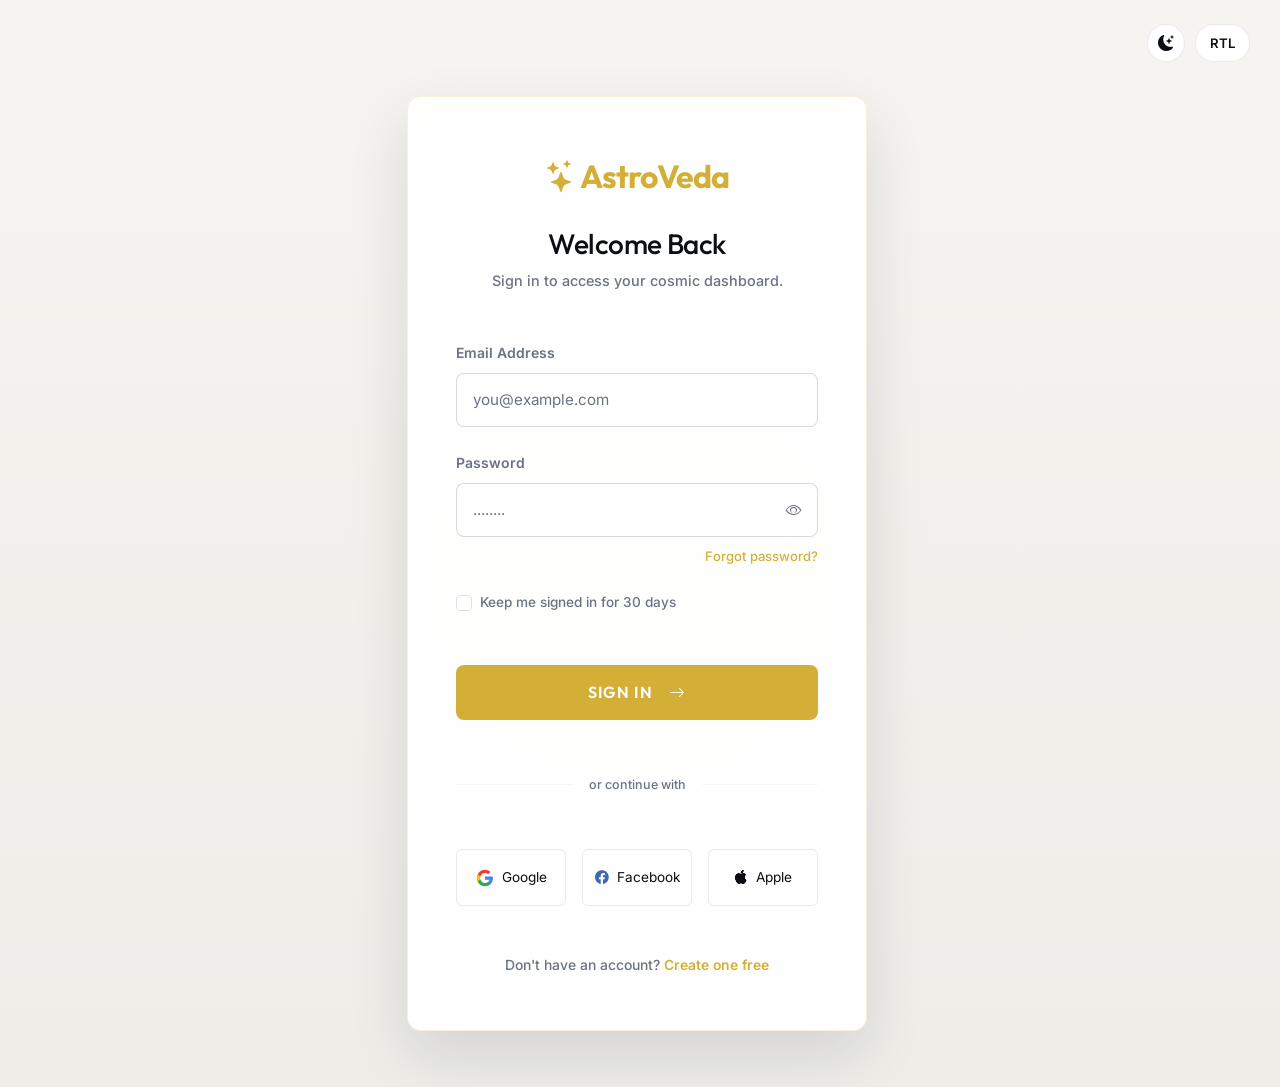
<file: login.html>
<html lang="en" dir="ltr" data-theme="light">
<head>
  <meta charset="UTF-8">
  <meta name="viewport" content="width=device-width, initial-scale=1.0">
  <script>
    (() => {
      const saved = localStorage.getItem('av_theme');
      const savedDir = localStorage.getItem('av_dir');
      const systemDark = window.matchMedia('(prefers-color-scheme: dark)').matches;
      document.documentElement.setAttribute('data-theme', saved || (systemDark ? 'dark' : 'light'));
      if (savedDir === 'rtl' || savedDir === 'ltr') {
        document.documentElement.setAttribute('dir', savedDir);
      }
    })();
  </script>
  <link rel="icon" type="image/svg+xml" href="assets/images/favicon.svg">
  <title>Sign In | AstroVeda</title>
  <meta name="description" content="Sign in to your AstroVeda account to access your reports, bookings, and messages.">
  <link href="https://cdn.jsdelivr.net/npm/bootstrap@5.3.0/dist/css/bootstrap.min.css" rel="stylesheet">
  <link rel="stylesheet" href="https://cdn.jsdelivr.net/npm/bootstrap-icons@1.11.3/font/bootstrap-icons.min.css">
  <link rel="stylesheet" href="assets/css/style.css">
  <link rel="stylesheet" href="assets/css/rtl.css">
</head>
<body>

<div class="auth-wrap">
  <div class="auth-controls">
    <button id="theme-toggle" class="icon-btn" aria-label="Toggle dark mode">
      <i class="bi bi-moon-stars-fill" aria-hidden="true"></i>
    </button>
    <button id="rtl-toggle" class="rtl-btn" aria-label="Switch direction">RTL</button>
  </div>
  <div class="container">
    <div class="auth-card reveal-up">
      <!-- Brand -->
      <div class="text-center mb-5">
        <a href="index.html" class="auth-brand text-decoration-none d-inline-block mb-4">
          <span class="h-font fw-bold text-accent" style="font-size:2rem; letter-spacing:-.03em;">
            <i class="bi bi-stars" aria-hidden="true"></i> AstroVeda
          </span>
        </a>
        <h1 class="h3 h-font auth-title mb-2">Welcome Back</h1>
        <p class="auth-subtitle" style="font-size:.9rem;">Sign in to access your cosmic dashboard.</p>
      </div>

      <!-- Form -->
      <form id="login-form" onsubmit="handleLogin(event);" novalidate>
        <div class="mb-4">
          <label for="l-email" class="form-label small fw-semibold auth-label">Email Address</label>
          <input id="l-email" type="email" class="form-field" placeholder="you@example.com" autocomplete="email" required
                 aria-required="true">
        </div>

        <div class="mb-4">
          <label for="l-password" class="form-label small fw-semibold auth-label">Password</label>
          <div class="position-relative">
            <input id="l-password" type="password" class="form-field pe-5" placeholder="........" autocomplete="current-password" required
                   aria-required="true">
            <button type="button" class="btn-clear position-absolute end-0 top-50 translate-middle-y me-3" 
                    onclick="togglePassword('l-password', this)" aria-label="Toggle password visibility">
              <i class="bi bi-eye"></i>
            </button>
          </div>
          <div class="mt-2 text-end">
            <a href="#" class="text-accent text-decoration-none" style="font-size:.82rem;">Forgot password?</a>
          </div>
        </div>

        <div class="d-flex align-items-center mb-5">
          <div class="form-check">
            <input class="form-check-input" type="checkbox" id="l-remember">
            <label class="form-check-label auth-check-label" for="l-remember" style="font-size:.85rem;">
              Keep me signed in for 30 days
            </label>
          </div>
        </div>

        <!-- Error msg -->
        <div id="login-error" style="display:none;" class="mb-4 p-3 rounded-2" style="background:rgba(239,68,68,.15); border:1px solid rgba(239,68,68,.3);">
          <p class="small mb-0" style="color:#f87171;"><i class="bi bi-exclamation-circle me-2"></i>Invalid email or password. Please try again.</p>
        </div>

        <button type="submit" class="btn-gold w-100" style="padding:14px; font-size:1rem; justify-content:center;" id="login-btn">
          Sign In <i class="bi bi-arrow-right ms-2" aria-hidden="true"></i>
        </button>
      </form>

      <!-- Divider -->
      <div class="d-flex align-items-center gap-3 my-5">
        <hr class="auth-divider" style="flex:1;">
        <span class="auth-divider-text" style="font-size:.78rem;">or continue with</span>
        <hr class="auth-divider" style="flex:1;">
      </div>

      <!-- Social logins (placeholder) -->
      <div class="row g-3 mb-5">
        <div class="col-4">
          <button class="w-100 py-3 border rounded-2 auth-social-btn d-flex align-items-center justify-content-center gap-2"
                  aria-label="Continue with Google">
            <svg width="18" height="18" viewBox="0 0 24 24" fill="none" xmlns="http://www.w3.org/2000/svg" aria-hidden="true">
              <path d="M22.56 12.25c0-.78-.07-1.53-.2-2.25H12v4.26h5.92c-.26 1.37-1.04 2.53-2.21 3.31v2.77h3.57c2.08-1.92 3.28-4.74 3.28-8.09z" fill="#4285F4"/>
              <path d="M12 23c2.97 0 5.46-.98 7.28-2.66l-3.57-2.77c-.98.66-2.23 1.06-3.71 1.06-2.86 0-5.29-1.93-6.16-4.53H2.18v2.84C3.99 20.53 7.7 23 12 23z" fill="#34A853"/>
              <path d="M5.84 14.09c-.22-.66-.35-1.36-.35-2.09s.13-1.43.35-2.09V7.07H2.18C1.43 8.55 1 10.22 1 12s.43 3.45 1.18 4.93l3.66-2.84z" fill="#FBBC05"/>
              <path d="M12 5.38c1.62 0 3.06.56 4.21 1.64l3.15-3.15C17.45 2.09 14.97 1 12 1 7.7 1 3.99 3.47 2.18 7.07l3.66 2.84c.87-2.6 3.3-4.53 6.16-4.53z" fill="#EA4335"/>
            </svg>
            <span class="d-none d-md-inline">Google</span>
          </button>
        </div>
        <div class="col-4">
          <button class="w-100 py-3 border rounded-2 auth-social-btn d-flex align-items-center justify-content-center gap-2"
                  aria-label="Continue with Facebook">
            <i class="bi bi-facebook" style="color:#4267B2;" aria-hidden="true"></i>
            <span class="d-none d-md-inline">Facebook</span>
          </button>
        </div>
        <div class="col-4">
          <button class="w-100 py-3 border rounded-2 auth-social-btn d-flex align-items-center justify-content-center gap-2"
                  aria-label="Continue with Apple">
            <i class="bi bi-apple" style="color:var(--text);" aria-hidden="true"></i>
            <span class="d-none d-md-inline">Apple</span>
          </button>
        </div>
      </div>

      <p class="text-center mb-0 auth-footer-note" style="font-size:.87rem;">
        Don't have an account?
        <a href="register.html" class="text-accent text-decoration-none fw-semibold">Create one free</a>
      </p>
    </div>
  </div>
</div>

<script src="https://cdn.jsdelivr.net/npm/bootstrap@5.3.0/dist/js/bootstrap.bundle.min.js"></script>
<script src="assets/js/main.js"></script>
<script>
  function handleLogin(e) {
    e.preventDefault();
    const btn   = document.getElementById('login-btn');
    const errEl = document.getElementById('login-error');
    btn.innerHTML = '<span class="spinner-border spinner-border-sm me-2"></span> Signing in...';
    btn.disabled  = true;
    errEl.style.display = 'none';

    // Simulate auth redirect after 1.2s
    setTimeout(() => {
      window.location.href = 'dashboard.html';
    }, 1200);
  }
</script>
</body>
</html>
</file>
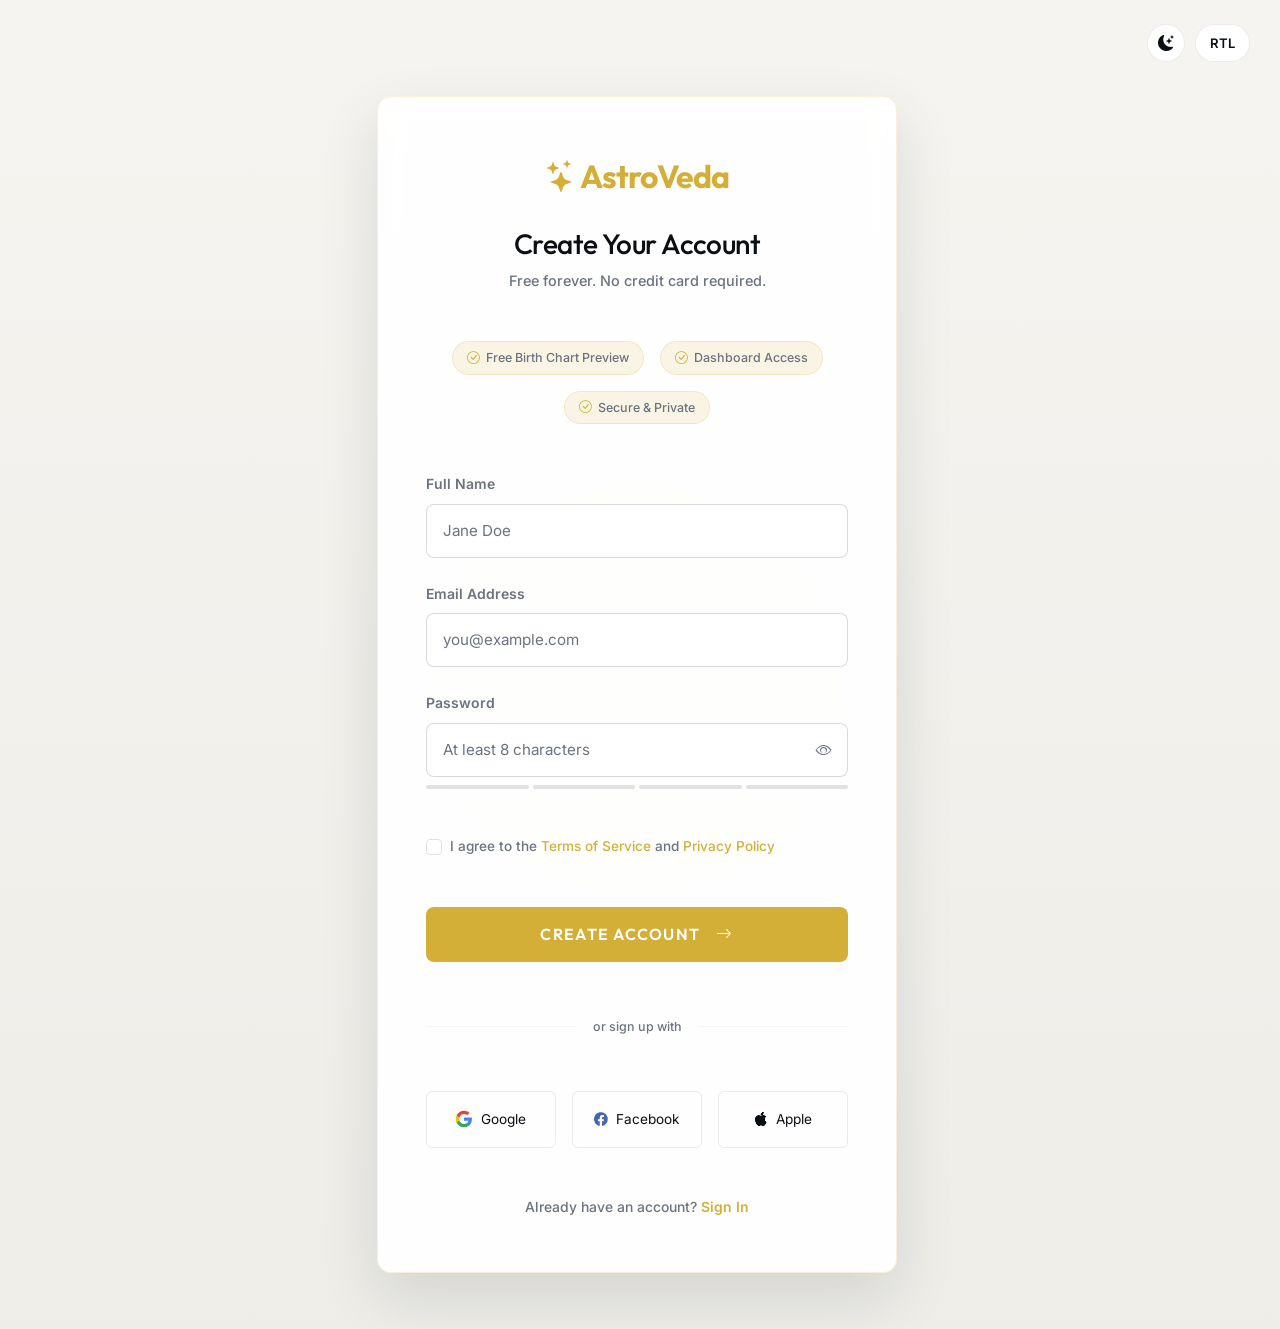
<file: register.html>
<html lang="en" dir="ltr" data-theme="light">
<head>
  <meta charset="UTF-8">
  <meta name="viewport" content="width=device-width, initial-scale=1.0">
  <script>
    (() => {
      const saved = localStorage.getItem('av_theme');
      const savedDir = localStorage.getItem('av_dir');
      const systemDark = window.matchMedia('(prefers-color-scheme: dark)').matches;
      document.documentElement.setAttribute('data-theme', saved || (systemDark ? 'dark' : 'light'));
      if (savedDir === 'rtl' || savedDir === 'ltr') {
        document.documentElement.setAttribute('dir', savedDir);
      }
    })();
  </script>
  <link rel="icon" type="image/svg+xml" href="assets/images/favicon.svg">
  <title>Create Account | AstroVeda â€” Start Your Cosmic Journey</title>
  <meta name="description" content="Create your free AstroVeda account and start your personalized astrology journey today.">
  <link href="https://cdn.jsdelivr.net/npm/bootstrap@5.3.0/dist/css/bootstrap.min.css" rel="stylesheet">
  <link rel="stylesheet" href="https://cdn.jsdelivr.net/npm/bootstrap-icons@1.11.3/font/bootstrap-icons.min.css">
  <link rel="stylesheet" href="assets/css/style.css">
  <link rel="stylesheet" href="assets/css/rtl.css">
</head>
<body>

<div class="auth-wrap">
  <div class="auth-controls">
    <button id="theme-toggle" class="icon-btn" aria-label="Toggle dark mode">
      <i class="bi bi-moon-stars-fill" aria-hidden="true"></i>
    </button>
    <button id="rtl-toggle" class="rtl-btn" aria-label="Switch direction">RTL</button>
  </div>
  <div class="container">
    <div class="auth-card reveal-up" style="max-width:520px;">
      <!-- Brand -->
      <div class="text-center mb-5">
        <a href="index.html" class="auth-brand text-decoration-none d-inline-block mb-4">
          <span class="h-font fw-bold text-accent" style="font-size:2rem; letter-spacing:-.03em;">
            <i class="bi bi-stars" aria-hidden="true"></i> AstroVeda
          </span>
        </a>
        <h1 class="h3 h-font auth-title mb-2">Create Your Account</h1>
        <p class="auth-subtitle" style="font-size:.9rem;">Free forever. No credit card required.</p>
      </div>

      <!-- Benefits strip -->
      <div class="d-flex flex-wrap gap-3 justify-content-center mb-5">
        <span class="auth-benefit-pill">
          <i class="bi bi-check-circle text-accent me-1" aria-hidden="true"></i> Free Birth Chart Preview
        </span>
        <span class="auth-benefit-pill">
          <i class="bi bi-check-circle text-accent me-1" aria-hidden="true"></i> Dashboard Access
        </span>
        <span class="auth-benefit-pill">
          <i class="bi bi-check-circle text-accent me-1" aria-hidden="true"></i> Secure &amp; Private
        </span>
      </div>

      <!-- Form -->
      <form id="reg-form" onsubmit="handleRegister(event);" novalidate>
        <div class="mb-4">
          <label for="r-name" class="form-label small fw-semibold auth-label">Full Name</label>
          <input id="r-name" type="text" class="form-field" placeholder="Jane Doe" autocomplete="name" required
                 aria-required="true">
        </div>

        <div class="mb-4">
          <label for="r-email" class="form-label small fw-semibold auth-label">Email Address</label>
          <input id="r-email" type="email" class="form-field" placeholder="you@example.com" autocomplete="email" required
                 aria-required="true">
        </div>

        <div class="mb-4">
          <label for="r-password" class="form-label small fw-semibold auth-label">Password</label>
          <div class="position-relative">
            <input id="r-password" type="password" class="form-field" placeholder="At least 8 characters" required
                   style="padding-inline-end:46px;" aria-required="true" oninput="checkStrength(this.value)">
            <button type="button" onclick="togglePwd('r-password','eye-reg')"
                    class="position-absolute top-50 translate-middle-y end-0 me-3 border-0 bg-transparent p-0 auth-input-toggle"
                    style="cursor:pointer;" aria-label="Show or hide password">
              <i id="eye-reg" class="bi bi-eye" aria-hidden="true"></i>
            </button>
          </div>
          <!-- Strength bar -->
          <div class="mt-2 d-flex gap-1" aria-label="Password strength indicator">
            <div id="s1" class="auth-strength-bar"></div>
            <div id="s2" class="auth-strength-bar"></div>
            <div id="s3" class="auth-strength-bar"></div>
            <div id="s4" class="auth-strength-bar"></div>
          </div>
          <p id="strength-label" class="small mt-1 auth-strength-label" style="font-size:.75rem; min-height:18px;"></p>
        </div>

        <div class="mb-5">
          <div class="form-check">
            <input class="form-check-input" type="checkbox" id="r-terms" required aria-required="true">
            <label class="form-check-label auth-check-label" for="r-terms" style="font-size:.85rem;">
              I agree to the <a href="#" class="text-accent text-decoration-none">Terms of Service</a> and
              <a href="#" class="text-accent text-decoration-none">Privacy Policy</a>
            </label>
          </div>
        </div>

        <button type="submit" class="btn-gold w-100" style="padding:14px; font-size:1rem; justify-content:center;" id="reg-btn">
          Create Account <i class="bi bi-arrow-right ms-2" aria-hidden="true"></i>
        </button>
      </form>

      <!-- Divider -->
      <div class="d-flex align-items-center gap-3 my-5">
        <hr class="auth-divider" style="flex:1;">
        <span class="auth-divider-text" style="font-size:.78rem;">or sign up with</span>
        <hr class="auth-divider" style="flex:1;">
      </div>

      <!-- Social logins -->
      <div class="row g-3 mb-5">
        <div class="col-4">
          <button class="w-100 py-3 border rounded-2 auth-social-btn d-flex align-items-center justify-content-center gap-2"
                  aria-label="Sign up with Google">
            <svg width="18" height="18" viewBox="0 0 24 24" fill="none" xmlns="http://www.w3.org/2000/svg" aria-hidden="true">
              <path d="M22.56 12.25c0-.78-.07-1.53-.2-2.25H12v4.26h5.92c-.26 1.37-1.04 2.53-2.21 3.31v2.77h3.57c2.08-1.92 3.28-4.74 3.28-8.09z" fill="#4285F4"/>
              <path d="M12 23c2.97 0 5.46-.98 7.28-2.66l-3.57-2.77c-.98.66-2.23 1.06-3.71 1.06-2.86 0-5.29-1.93-6.16-4.53H2.18v2.84C3.99 20.53 7.7 23 12 23z" fill="#34A853"/>
              <path d="M5.84 14.09c-.22-.66-.35-1.36-.35-2.09s.13-1.43.35-2.09V7.07H2.18C1.43 8.55 1 10.22 1 12s.43 3.45 1.18 4.93l3.66-2.84z" fill="#FBBC05"/>
              <path d="M12 5.38c1.62 0 3.06.56 4.21 1.64l3.15-3.15C17.45 2.09 14.97 1 12 1 7.7 1 3.99 3.47 2.18 7.07l3.66 2.84c.87-2.6 3.3-4.53 6.16-4.53z" fill="#EA4335"/>
            </svg>
            <span class="d-none d-md-inline">Google</span>
          </button>
        </div>
        <div class="col-4">
          <button class="w-100 py-3 border rounded-2 auth-social-btn d-flex align-items-center justify-content-center gap-2"
                  aria-label="Sign up with Facebook">
            <i class="bi bi-facebook" style="color:#4267B2;" aria-hidden="true"></i>
            <span class="d-none d-md-inline">Facebook</span>
          </button>
        </div>
        <div class="col-4">
          <button class="w-100 py-3 border rounded-2 auth-social-btn d-flex align-items-center justify-content-center gap-2"
                  aria-label="Sign up with Apple">
            <i class="bi bi-apple" style="color:var(--text);" aria-hidden="true"></i>
            <span class="d-none d-md-inline">Apple</span>
          </button>
        </div>
      </div>

      <p class="text-center mt-5 mb-0 auth-footer-note" style="font-size:.87rem;">
        Already have an account?
        <a href="login.html" class="text-accent text-decoration-none fw-semibold">Sign In</a>
      </p>
    </div>
  </div>
</div>

<script src="https://cdn.jsdelivr.net/npm/bootstrap@5.3.0/dist/js/bootstrap.bundle.min.js"></script>
<script src="assets/js/main.js"></script>
<script>
  function togglePwd(inputId, iconId) {
    const input = document.getElementById(inputId);
    const icon  = document.getElementById(iconId);
    const show  = input.type === 'password';
    input.type  = show ? 'text' : 'password';
    icon.className = show ? 'bi bi-eye-slash' : 'bi bi-eye';
  }

  function checkStrength(val) {
    const s     = [document.getElementById('s1'),document.getElementById('s2'),document.getElementById('s3'),document.getElementById('s4')];
    const label = document.getElementById('strength-label');
    const colors = ['#ef4444','#f97316','#eab308','#22c55e'];
    const labels = ['Too weak','Fair','Good','Strong âœ¦'];
    const isDark = document.documentElement.getAttribute('data-theme') === 'dark';
    const baseBar = isDark ? 'rgba(255,255,255,.1)' : 'rgba(15,23,42,.12)';
    const baseLabel = isDark ? 'rgba(255,255,255,.35)' : '#6b7280';
    let score = 0;
    if (val.length >= 8)         score++;
    if (/[A-Z]/.test(val))       score++;
    if (/[0-9]/.test(val))       score++;
    if (/[^A-Za-z0-9]/.test(val)) score++;
    s.forEach((el, i) => {
      el.style.background = i < score ? colors[score - 1] : baseBar;
    });
    label.textContent   = val ? labels[score - 1] || '' : '';
    label.style.color   = val && score > 0 ? colors[score - 1] : baseLabel;
  }

  function handleRegister(e) {
    e.preventDefault();
    const terms = document.getElementById('r-terms').checked;
    if (!terms) { alert('Please accept the Terms of Service to continue.'); return; }
    const btn = document.getElementById('reg-btn');
    btn.innerHTML = '<span class="spinner-border spinner-border-sm me-2"></span> Creating accountâ€¦';
    btn.disabled  = true;
    setTimeout(() => { window.location.href = 'dashboard.html'; }, 1400);
  }
</script>
</body>
</html>
</file>
<file: assets/css/style.css>
/* ================================================
   ASTROVEDA — PREMIUM ASTROLOGER WEBSITE
   Design System | v1.0 | © 2026 AstroVeda
   Colors: #0B0F14 | #1A2634 | #D4AF37
   ================================================ */

@import url('https://fonts.googleapis.com/css2?family=Inter:wght@300;400;500;600;700&family=Outfit:wght@300;400;500;600;700;800&display=swap');

/* ─── CSS VARIABLES ─────────────────────────── */
:root {
  /* Brand Colors */
  --primary:   #0B0F14;
  --secondary: #1A2634;
  --accent:    #D4AF37;
  --accent-dim: rgba(212,175,55,.15);
  --accent-glow: 0 0 20px rgba(212,175,55,.35);

  /* Light Mode Tokens */
  --bg:           #f5f4f0;
  --bg-alt:       #eeede8;
  --text:         #0B0F14;
  --text-muted:   #6b7280;
  --card-bg:      #ffffff;
  --card-border:  rgba(0,0,0,.08);
  --nav-bg:       rgba(245,244,240,.85);
  --input-bg:     #ffffff;
  --input-border: rgba(0,0,0,.15);
  --text-invert:  none;

  /* Typography */
  --font-h: 'Outfit', sans-serif;
  --font-b: 'Inter', sans-serif;

  /* Motion */
  --ease: cubic-bezier(.4,0,.2,1);
  --dur:  0.4s;

  /* Layout */
  --nav-h:  76px;
  --radius: 14px;
  --radius-sm: 8px;
}

/* Dark Mode Tokens */
[data-theme="dark"] {
  --bg:           #0B0F14;
  --bg-alt:       #111820;
  --text:         #f0ede6;
  --text-muted:   #8b96a5;
  --card-bg:      #1A2634;
  --card-border:  rgba(255,255,255,.07);
  --nav-bg:       rgba(11,15,20,.88);
  --input-bg:     rgba(255,255,255,.05);
  --input-border: rgba(255,255,255,.12);
  --text-invert:  invert(1);
}

/* ─── RESET & BASE ──────────────────────────── */
*, *::before, *::after { box-sizing: border-box; margin: 0; padding: 0; }

html { 
  scroll-behavior: smooth; 
  scroll-padding-top: var(--nav-h);
  width: 100%;
  max-width: 100%;
  overflow-x: hidden;
}

body {
  font-family: var(--font-b);
  font-weight: 500;
  background: var(--bg);
  color: var(--text);
  overflow-x: hidden;
  width: 100%;
  max-width: 100%;
  position: relative;
  -webkit-font-smoothing: antialiased;
  transition: background var(--dur) var(--ease), color var(--dur) var(--ease);
  line-height: 1.7;
}

body.has-fixed-nav {
  padding-top: var(--nav-h);
}

h1,h2,h3,h4,h5,h6 {
  font-family: var(--font-h);
  font-weight: 600;
  letter-spacing: -.02em;
  line-height: 1.15;
  color: var(--text);
}

a { color: inherit; text-decoration: none; }
p { font-weight: 500; }

img { max-width: 100%; display: block; }

/* ─── UTILITY ───────────────────────────────── */
.text-accent   { color: var(--accent) !important; }
.bg-accent     { background-color: var(--accent) !important; }
.border-accent { border-color: var(--accent) !important; }
.bg-card       { background: var(--card-bg); }
.text-muted    { color: var(--text-muted) !important; }
.section-pad   { padding: 110px 0; }
.section-pad-sm{ padding: 70px 0; }
.h-font        { font-family: var(--font-h); }
.radius        { border-radius: var(--radius); }

/* ─── SCROLLBAR ─────────────────────────────── */
::-webkit-scrollbar { width: 6px; }
::-webkit-scrollbar-track { background: var(--bg); }
::-webkit-scrollbar-thumb { background: var(--accent); border-radius: 99px; }

/* ─── CURSOR TRAIL (canvas behind body) ─────── */
#cosmic-canvas {
  position: fixed;
  inset: 0;
  width: 100%;
  height: 100%;
  pointer-events: none;
  z-index: 0;
}

/* ─── NAVBAR ────────────────────────────────── */
.nav-astro {
  position: fixed;
  top: 0;
  inset-inline: 0;
  width: 100%;
  height: var(--nav-h);
  background: var(--bg);
  backdrop-filter: none;
  -webkit-backdrop-filter: none;
  border-bottom: 1px solid rgba(212,175,55,.12);
  z-index: 999;
  transition: background var(--dur) var(--ease), box-shadow var(--dur) var(--ease);
}
.nav-astro.scrolled {
  box-shadow: 0 4px 30px rgba(0,0,0,.15);
}
.nav-astro .navbar-brand {
  font-family: var(--font-h);
  font-weight: 600;
  font-size: 1.6rem;
  color: var(--accent);
  letter-spacing: -.03em;
}
.nav-astro .nav-link {
  color: var(--text);
  font-weight: 500;
  font-size: .93rem;
  padding-inline: 14px;
  padding-block: 8px;
  border-radius: var(--radius-sm);
  transition: color .25s, background .25s;
  position: relative;
}
.nav-astro .nav-link::after {
  content: '';
  position: absolute;
  bottom: 0;
  inset-inline-start: 14px;
  inset-inline-end: 14px;
  height: 2px;
  background: var(--accent);
  transform: scaleX(0);
  transform-origin: center;
  transition: transform .3s var(--ease);
  border-radius: 2px;
}
.nav-astro .nav-link:hover,
.nav-astro .nav-link.active { color: var(--accent); }
.nav-astro .nav-link:hover::after,
.nav-astro .nav-link.active::after { transform: scaleX(1); }
.nav-astro .navbar-toggler { border: 0; color: var(--text); }
.nav-astro .navbar-toggler:focus { box-shadow: none; }

/* icon buttons in nav */
.icon-btn {
  width: 38px; height: 38px;
  border-radius: 50%;
  border: 1px solid var(--card-border);
  background: var(--card-bg);
  color: var(--text);
  display: inline-flex; align-items: center; justify-content: center;
  cursor: pointer;
  font-size: 1rem;
  transition: border-color .25s, color .25s, background .25s;
}
.icon-btn:hover { border-color: var(--accent); color: var(--accent); }

.rtl-btn {
  padding: 0 14px;
  height: 38px;
  border-radius: 99px;
  border: 1px solid var(--card-border);
  background: var(--card-bg);
  color: var(--text);
  font-size: .82rem;
  font-weight: 600;
  cursor: pointer;
  transition: border-color .25s, color .25s;
  white-space: nowrap;
}
.rtl-btn:hover { border-color: var(--accent); color: var(--accent); }
.btn-clear {
  background: none;
  border: none;
  padding: 0;
  display: flex;
  align-items: center;
  justify-content: center;
  color: var(--text-muted);
  cursor: pointer;
  transition: color .2s;
}
.btn-clear:hover { color: var(--accent); }

/* ─── BUTTONS ───────────────────────────────── */
.btn-gold {
  display: inline-flex;
  align-items: center;
  gap: 8px;
  padding: 13px 32px;
  background: var(--accent);
  color: #fff;
  font-family: var(--font-h);
  font-weight: 600;
  font-size: .9rem;
  letter-spacing: .08em;
  text-transform: uppercase;
  border: none;
  border-radius: var(--radius-sm);
  cursor: pointer;
  position: relative;
  overflow: hidden;
  transition: transform .3s var(--ease), box-shadow .3s var(--ease), color .2s;
}
.btn-gold::before {
  content: '';
  position: absolute;
  inset: 0;
  background: linear-gradient(120deg, transparent 30%, rgba(255,255,255,.32) 50%, transparent 70%);
  transform: translateX(-100%);
  transition: transform .55s var(--ease);
}
.btn-gold:hover { transform: translateY(-3px); box-shadow: var(--accent-glow); color: #fff; }
.btn-gold:hover::before { transform: translateX(100%); }
.btn-gold:active { transform: translateY(0); }

.btn-ghost {
  display: inline-flex;
  align-items: center;
  gap: 8px;
  padding: 12px 30px;
  border: 2px solid var(--accent);
  background: transparent;
  color: var(--accent);
  font-family: var(--font-h);
  font-weight: 600;
  font-size: .9rem;
  letter-spacing: .08em;
  text-transform: uppercase;
  border-radius: var(--radius-sm);
  cursor: pointer;
  transition: background .3s, color .3s;
}
.btn-ghost:hover { background: var(--accent); color: #fff; }

[data-theme="light"] #live-consultation .col-lg-7 .text-muted {
  color: #334155 !important;
}

/* ─── CARDS ─────────────────────────────────── */
.card-astro {
  background: var(--card-bg);
  border: 1px solid var(--card-border);
  border-radius: var(--radius);
  padding: 36px 30px;
  height: 100%;
  position: relative;
  overflow: hidden;
  transition: transform .35s var(--ease), box-shadow .35s var(--ease), border-color .35s;
}
.card-astro::before {
  content: '';
  position: absolute;
  inset: 0;
  background: radial-gradient(circle at 50% 0%, var(--accent-dim) 0%, transparent 65%);
  opacity: 0;
  transition: opacity .4s;
}
.card-astro:hover { transform: translateY(-8px); box-shadow: 0 24px 48px rgba(0,0,0,.12); border-color: rgba(212,175,55,.35); }
.card-astro:hover::before { opacity: 1; }
[data-theme="dark"] .card-astro:hover { box-shadow: 0 24px 48px rgba(0,0,0,.45); }

.section-pad[aria-labelledby="services-heading"] .card-astro {
  display: flex;
  flex-direction: column;
}

.section-pad[aria-labelledby="services-heading"] .card-astro .btn-ghost {
  margin-top: auto;
  align-self: center;
}

.hero-section {
  min-height: calc(100vh - var(--nav-h));
  padding: 60px 0;
  display: flex;
  align-items: center;
  position: relative;
  overflow: hidden;
  z-index: 1;
}

/* Home 2 specific Hero */
.hero-section-2 {
  min-height: calc(100vh - var(--nav-h));
  display: flex;
  align-items: center;
  justify-content: center;
  position: relative;
  text-align: center;
  overflow: hidden;
  z-index: 1;
}
.hero-bg-wrap {
  position: absolute;
  inset: 0;
  background-size: cover;
  background-position: center;
  opacity: 0.35;
  mix-blend-mode: lighten;
  z-index: -1;
  mask-image: linear-gradient(180deg, rgba(0,0,0,1) 60%, rgba(0,0,0,0) 100%);
  -webkit-mask-image: linear-gradient(180deg, rgba(0,0,0,1) 60%, rgba(0,0,0,0) 100%);
}

.hero-tagline {
  display: inline-flex;
  align-items: center;
  gap: 8px;
  padding: 6px 16px;
  border: 1px solid rgba(212,175,55,.4);
  border-radius: 99px;
  font-size: .78rem;
  font-weight: 500;
  letter-spacing: .1em;
  text-transform: uppercase;
  color: var(--accent);
  background: var(--accent-dim);
  margin-bottom: 24px;
}

.hero-title {
  font-size: clamp(2.8rem, 6vw, 5.2rem);
  font-weight: 600;
  line-height: 1.06;
  margin-bottom: 24px;
}
.hero-title .gold { color: var(--accent); }

.hero-subtitle {
  font-size: 1.12rem;
  color: var(--text-muted);
  max-width: 520px;
  margin-bottom: 40px;
  line-height: 1.7;
}

[data-theme="light"] .hero-section-2 .hero-title {
  color: #0f172a;
}

[data-theme="light"] .hero-section-2 .hero-tagline {
  color: #8a6a2f;
  border-color: rgba(138, 106, 47, .45);
  background: rgba(255, 255, 255, .72);
}

[data-theme="light"] .hero-section-2 .hero-subtitle {
  color: #334155;
}

[data-theme="light"] .hero-section-2 .btn-ghost {
  color: #334155;
  border-color: rgba(51, 65, 85, .45);
}

/* Zodiac SVG Wheel */
.zodiac-wrap {
  position: relative;
  width: clamp(280px, 45vw, 460px);
  aspect-ratio: 1;
  margin: 0 auto;
}
.zodiac-wrap img.zodiac-bg {
  position: absolute;
  top: 2%;
  left: 2%;
  width: 96%;
  height: 96%;
  border-radius: 50%;
  object-fit: cover;
  z-index: 0;
  filter: brightness(.6);
  animation: spinWheel 80s linear infinite;
}
.zodiac-svg {
  position: relative;
  z-index: 1;
  width: 100%;
  height: 100%;
  animation: spinWheel 80s linear infinite;
}
[dir="rtl"] .zodiac-svg { animation-direction: reverse; }

@keyframes spinWheel {
  to { transform: rotate(360deg); }
}

.zodiac-svg circle,
.zodiac-svg line,
.zodiac-svg path {
  stroke-dasharray: 1200;
  stroke-dashoffset: 1200;
  animation: drawStroke 3s var(--ease) forwards;
}
.zodiac-glow {
  position: absolute;
  inset: 20%;
  border-radius: 50%;
  background: radial-gradient(circle, rgba(212,175,55,.20) 0%, transparent 70%);
  animation: pulseGlow 4s ease-in-out infinite;
}
@keyframes drawStroke { to { stroke-dashoffset: 0; } }
@keyframes pulseGlow { 0%,100%{ opacity:.5; transform: scale(1); } 50%{ opacity:1; transform:scale(1.08); } }

/* Floating zodiac signs around wheel */
.zodiac-floating {
  position: absolute;
  font-size: 1.1rem;
  color: var(--accent);
  opacity: .65;
  animation: floatIcon 6s ease-in-out infinite;
  font-family: var(--font-h);
}
.zodiac-floating:nth-child(odd) { animation-direction: reverse; }
@keyframes floatIcon {
  0%,100% { transform: translateY(0); }
  50%      { transform: translateY(-8px); }
}

/* ─── STATS BAR ─────────────────────────────── */
.stats-bar {
  background: var(--secondary);
  color: #fff;
  padding: 32px 0;
}
.stat-item { text-align: center; }
.stat-item .stat-num {
  display: block;
  font-family: var(--font-h);
  font-size: 2.4rem;
  font-weight: 800;
  color: var(--accent);
  line-height: 1;
}
.stat-item .stat-label { font-size: .82rem; opacity: .7; text-transform: uppercase; letter-spacing: .1em; margin-top: 4px; }

/* ─── SECTION HEADERS ───────────────────────── */
.section-header { text-align: center; margin-bottom: 64px; }
.section-header .eyebrow {
  display: inline-block;
  font-size: .78rem;
  font-weight: 600;
  letter-spacing: .14em;
  text-transform: uppercase;
  color: var(--accent);
  margin-bottom: 14px;
}
.section-header h2 { font-size: clamp(2rem, 4vw, 3rem); }
.section-header p { color: var(--text-muted); max-width: 560px; margin: 14px auto 0; font-weight: 500; }

/* ─── SERVICE ICON ──────────────────────────── */
.svc-icon {
  width: 60px; height: 60px;
  border-radius: 14px;
  background: var(--accent-dim);
  border: 1px solid rgba(212,175,55,.25);
  display: flex; align-items: center; justify-content: center;
  font-size: 1.6rem;
  color: var(--accent);
  margin-bottom: 22px;
  transition: background .3s, transform .3s;
}
.card-astro:hover .svc-icon { background: var(--accent); color: #fff; transform: rotate(6deg) scale(1.1); }
.specialities-section .card-astro:hover .svc-icon {
  background: var(--accent) !important;
  color: #0b0f14 !important;
  border-color: rgba(11, 15, 20, .18) !important;
}

.section-pad[aria-labelledby="services-heading"] .svc-media {
  width: 100%;
  aspect-ratio: 4 / 3;
  margin-bottom: 22px;
  border-radius: 20px;
  overflow: hidden;
  border: 1px solid rgba(212,175,55,.2);
  background: rgba(212,175,55,.08);
}

.section-pad[aria-labelledby="services-heading"] .svc-media img {
  width: 100%;
  height: 100%;
  object-fit: cover;
  filter: saturate(.92) brightness(.88);
  transition: transform .4s var(--ease), filter .4s var(--ease);
}

.section-pad[aria-labelledby="services-heading"] .card-astro:hover .svc-media img {
  transform: scale(1.05);
  filter: saturate(1) brightness(.96);
}

/* ─── TESTIMONIAL CARD ──────────────────────── */
.testi-card {
  background: var(--card-bg);
  border: 1px solid var(--card-border);
  border-radius: var(--radius);
  padding: 36px;
  position: relative;
  display: flex;
  flex-direction: column;
}
.testi-card .quote-mark {
  font-size: 5rem;
  font-family: Georgia, serif;
  line-height: .6;
  color: var(--accent);
  opacity: .3;
  position: absolute;
  top: 20px;
  inset-inline-start: 28px;
}
.testi-star { color: var(--accent); font-size: .85rem; margin-bottom: 16px; }
.testi-text { font-size: 1rem; line-height: 1.75; color: var(--text); margin-bottom: 24px; }
.testi-author { display: flex; align-items: center; gap: 12px; margin-top: auto; }
.testi-author img { width: 46px; height: 46px; border-radius: 50%; object-fit: cover; border: 2px solid var(--accent); }
.testi-author .name { font-weight: 600; font-size: .9rem; }
.testi-author .role { font-size: .78rem; color: var(--text-muted); }

/* ─── PROCESS STEPS ─────────────────────────── */
.step-num {
  width: 52px; height: 52px;
  border-radius: 50%;
  border: 2px solid var(--accent);
  display: flex; align-items: center; justify-content: center;
  font-family: var(--font-h);
  font-weight: 800;
  font-size: 1.2rem;
  color: var(--accent);
  margin-bottom: 20px;
  transition: background .3s, color .3s;
}
.card-astro:hover .step-num { background: var(--accent); color: #fff; }

/* ─── PARALLAX STAR CANVAS ──────────────────── */
.parallax-canvas {
  pointer-events: none;
  position: absolute;
  inset: 0;
  z-index: 0;
}

/* ─── CTA BAND ──────────────────────────────── */
.cta-band {
  position: relative;
  background: linear-gradient(135deg, var(--primary) 0%, var(--secondary) 100%);
  overflow: hidden;
  padding: 110px 0;
  color: #fff;
}
.cta-band::before {
  content: '';
  position: absolute;
  inset: 0;
  background: url('data:image/svg+xml,<svg xmlns="http://www.w3.org/2000/svg" width="60" height="60"><circle cx="30" cy="30" r="1" fill="rgba(212,175,55,.12)"/></svg>') repeat;
}
.cta-band .cta-glow {
  position: absolute;
  width: 600px; height: 600px;
  border-radius: 50%;
  background: radial-gradient(circle, rgba(212,175,55,.12) 0%, transparent 65%);
  top: 50%; left: 50%;
  transform: translate(-50%, -50%);
  pointer-events: none;
}

/* ─── FOOTER ────────────────────────────────── */
.cosmic-cta-actions > a {
  width: 290px;
  justify-content: center;
}

.footer-main {
  background: var(--primary);
  color: rgba(255,255,255,.85);
  padding: 90px 0 0;
}
.footer-brand {
  font-family: var(--font-h);
  font-size: 1.6rem;
  font-weight: 600;
  letter-spacing: -.03em;
  color: var(--accent);
  margin-bottom: 18px;
  display: inline-flex;
  align-items: center;
  gap: .15em;
}
.footer-desc { font-size: .9rem; opacity: .65; line-height: 1.7; max-width: 300px; }
.footer-heading { font-size: .75rem; font-weight: 600; letter-spacing: .14em; text-transform: uppercase; color: var(--accent); margin-bottom: 20px; }
.footer-links { list-style: none; padding: 0; margin: 0; }
.footer-links li { margin-bottom: 10px; }
.footer-links a { color: rgba(255,255,255,.6); font-size: .9rem; transition: color .2s; }
.footer-links a:hover { color: var(--accent); }
.footer-social a {
  width: 40px; height: 40px;
  border-radius: 50%;
  border: 1px solid rgba(255,255,255,.12);
  display: inline-flex; align-items: center; justify-content: center;
  color: rgba(255,255,255,.65);
  font-size: 1rem;
  transition: border-color .2s, color .2s, background .2s;
}
.footer-social a:hover { border-color: var(--accent); color: var(--accent); background: var(--accent-dim); }
.footer-bottom {
  border-top: 1px solid rgba(255,255,255,.07);
  padding: 22px 0;
  margin-top: 70px;
  font-size: .82rem;
  color: rgba(255,255,255,.35);
}
.footer-newsletter-form .form-field {
  background: rgba(255,255,255,.05);
  border-color: rgba(255,255,255,.1);
  color: #fff;
}
.footer-newsletter-form .form-field:focus {
  border-color: var(--accent);
  background: rgba(255,255,255,.08);
}
/* ─── FORMS ─────────────────────────────────── */
.footer-main form.d-flex {
  flex-wrap: nowrap;
  align-items: stretch;
}
.footer-main form.d-flex .form-field {
  flex: 1 1 auto;
  min-width: 0;
}
.footer-main form.d-flex .btn-gold {
  flex: 0 0 auto;
  width: auto;
}
.form-field {
  background: var(--input-bg);
  border: 1px solid var(--input-border);
  border-radius: var(--radius-sm);
  color: var(--text);
  padding: 13px 16px;
  width: 100%;
  font-family: var(--font-b);
  font-size: .95rem;
  transition: border-color .25s, box-shadow .25s;
  outline: none;
}
.form-field:focus {
  border-color: var(--accent);
  box-shadow: 0 0 0 3px rgba(212,175,55,.15);
}
.form-field::placeholder { color: var(--text-muted); }
select.form-field option { background: var(--card-bg); color: var(--text); }

/* ─── DASHBOARD ─────────────────────────────── */
.dash-wrap {
  display: flex;
  min-height: 100dvh;
}

.dash-sidebar {
  width: 268px;
  flex-shrink: 0;
  background: var(--secondary);
  border-inline-end: 1px solid rgba(255,255,255,.07);
  position: fixed;
  inset-block: 0;
  inset-inline-start: 0;
  overflow-y: auto;
  z-index: 1050;
  display: flex;
  flex-direction: column;
  padding: 32px 20px;
  transition: transform var(--dur) var(--ease);
}

.dash-sidebar .brand {
  font-family: var(--font-h);
  font-weight: 600;
  font-size: 1.45rem;
  color: var(--accent);
  margin-bottom: 40px;
  display: flex; align-items: center; gap: 10px;
}

.dash-nav-link {
  display: flex;
  align-items: center;
  gap: 12px;
  padding: 11px 16px;
  border-radius: var(--radius-sm);
  color: rgba(255,255,255,.55);
  font-size: .9rem;
  font-weight: 500;
  cursor: pointer;
  border: none;
  background: none;
  width: 100%;
  text-align: start;
  transition: color .25s, background .25s;
  margin-bottom: 3px;
}
.dash-nav-link i { font-size: 1.1rem; flex-shrink: 0; }
.dash-nav-link:hover { color: rgba(255,255,255,.9); background: rgba(255,255,255,.06); }
.dash-nav-link.active { color: #fff; background: rgba(212,175,55,.18); }
.dash-nav-link.active i { color: var(--accent); }

.dash-main {
  margin-inline-start: 268px;
  flex: 1;
  min-width: 0;
  padding: 36px 40px;
  background: var(--bg);
  transition: margin var(--dur) var(--ease);
  overflow-x: hidden;
}

.dash-topbar {
  display: flex;
  align-items: center;
  justify-content: space-between;
  margin-bottom: 40px;
  gap: 16px;
}
.dash-topbar h2 {
  font-size: 1.65rem;
  font-weight: 700;
}

.kpi-card {
  background: var(--card-bg);
  border: 1px solid var(--card-border);
  border-radius: var(--radius);
  padding: 26px 28px;
  display: flex;
  align-items: center;
  gap: 18px;
}
.kpi-icon {
  width: 52px; height: 52px;
  border-radius: 12px;
  background: var(--accent-dim);
  display: flex; align-items: center; justify-content: center;
  font-size: 1.4rem;
  color: var(--accent);
  flex-shrink: 0;
}
.kpi-num { font-family: var(--font-h); font-size: 2rem; font-weight: 800; line-height: 1; }
.kpi-label { font-size: .8rem; color: var(--text-muted); margin-top: 4px; text-transform: uppercase; letter-spacing: .06em; }

.dash-card {
  background: var(--card-bg);
  border: 1px solid var(--card-border);
  border-radius: var(--radius);
  padding: 28px;
  height: 100%;
}
.dash-card h5 { font-size: 1.08rem; margin-bottom: 20px; }
[data-tab="reports"] .report-action-btn {
  width: 136px;
  justify-content: center;
}

[data-tab="history"] .history-action-link {
  display: inline-flex;
  align-items: center;
  padding: 4px 10px;
  border-radius: 999px;
  transition: background var(--dur) var(--ease), color var(--dur) var(--ease), box-shadow var(--dur) var(--ease);
}

[data-tab="history"] .history-action-link:hover {
  background: var(--accent-dim);
  color: var(--accent) !important;
  box-shadow: 0 0 0 1px rgba(212,175,55,.2);
}

@media (max-width: 991.98px) {
  [data-tab="reports"] .report-action-btn {
    min-height: 56px;
    line-height: 1.2;
  }
}

@media (min-width: 768px) and (max-width: 779.98px) {
  [data-tab="downloads"] .row.g-3.justify-content-center > .col-md-4 {
    flex: 0 0 50%;
    max-width: 50%;
  }
}

/* sidebar mobile */
@media (max-width: 992px) {
  .dash-sidebar {
    transform: translateX(-100%);
  }
  .dash-sidebar.open {
    transform: translateX(0);
  }
  .dash-main {
    margin-inline-start: 0;
    padding: 24px 20px;
  }
}

/* ─── ANIMATIONS ────────────────────────────── */
.reveal-up {
  opacity: 0;
  transform: translateY(36px);
  transition: opacity .7s var(--ease), transform .7s var(--ease);
}
.reveal-up.in {
  opacity: 1;
  transform: translateY(0);
}

/* stagger children */
.stagger > *:nth-child(1) { transition-delay: 0s; }
.stagger > *:nth-child(2) { transition-delay: .1s; }
.stagger > *:nth-child(3) { transition-delay: .2s; }
.stagger > *:nth-child(4) { transition-delay: .3s; }

/* ─── RTL FIXUPS ────────────────────────────── */
[dir="rtl"] .btn-gold::before {
  transform: translateX(100%);
}
[dir="rtl"] .btn-gold:hover::before {
  transform: translateX(-100%);
}
[dir="rtl"] .footer-desc { margin-inline-end: 0; }
/* ─── NEW UNIQUE SECTIONS ───────────────────── */


/* Section 1: Astral Legacy */
.astral-legacy {
  overflow: hidden;
  position: relative;
  background: var(--bg);
}

.legacy-img-wrap {
  position: relative;
  z-index: 2;
  max-width: 500px;
  margin: 0 auto;
}

.legacy-img {
  width: 100%;
  aspect-ratio: 1;
  object-fit: cover;
  border-radius: 40% 60% 70% 30% / 40% 50% 60% 50%;
  animation: blobMorph 12s ease-in-out infinite;
  box-shadow: 0 30px 60px rgba(0,0,0,0.15);
  border: 5px solid white;
}
[data-theme="dark"] .legacy-img { border-color: var(--secondary); }

@keyframes blobMorph {
  0%, 100% { border-radius: 40% 60% 70% 30% / 40% 50% 60% 50%; }
  33%      { border-radius: 60% 40% 50% 50% / 50% 60% 40% 60%; }
  66%      { border-radius: 50% 50% 40% 60% / 60% 40% 60% 40%; }
}

.legacy-aura {
  position: absolute;
  top: 50%; left: 50%;
  transform: translate(-50%, -50%);
  width: 120%; height: 120%;
  background: radial-gradient(circle, var(--accent-dim) 0%, transparent 70%);
  z-index: -1;
  animation: pulseAura 6s ease-in-out infinite;
}

@keyframes pulseAura {
  0%, 100% { transform: translate(-50%, -50%) scale(1); opacity: 0.5; }
  50%      { transform: translate(-50%, -50%) scale(1.15); opacity: 0.8; }
}

.legacy-quote {
  font-family: var(--font-h);
  font-style: italic;
  font-size: 1.25rem;
  color: var(--accent);
  border-inline-start: 3px solid var(--accent);
  padding-inline-start: 24px;
  margin: 32px 0;
  line-height: 1.5;
}


/* Section 2: Cosmic Insights (Glassmorphism) */
.glass-section {
  background: url('https://images.unsplash.com/photo-1534796636912-3b95b3ab5986?w=1600&q=80') center/cover no-repeat fixed;
  position: relative;
  color: #fff;
}
.glass-section::before {
  content: '';
  position: absolute;
  inset: 0;
  background: linear-gradient(180deg, rgba(248, 240, 224, 0.22) 0%, rgba(212, 175, 55, 0.14) 100%);
}

.card-glass {
  background: rgba(250, 244, 233, 0.9);
  backdrop-filter: blur(12px);
  -webkit-backdrop-filter: blur(12px);
  border: 1px solid rgba(212, 175, 55, 0.28);
  border-radius: 20px;
  padding: 40px;
  height: 100%;
  transition: all 0.4s var(--ease);
  position: relative;
  overflow: hidden;
  display: flex;
  flex-direction: column;
  box-shadow: 0 18px 40px rgba(15, 23, 42, 0.16);
}

.card-glass::after {
  content: '';
  position: absolute;
  top: -50%; left: -50%;
  width: 200%; height: 200%;
  background: radial-gradient(circle, rgba(212,175,55,0.14) 0%, transparent 50%);
  opacity: 0;
  transition: opacity 0.4s;
}

.card-glass:hover {
  transform: translateY(-10px) scale(1.02);
  border-color: rgba(212,175,55,0.5);
  background: rgba(255, 248, 239, 0.96);
  box-shadow: 0 24px 44px rgba(15, 23, 42, 0.18);
}

.card-glass:hover::after { opacity: 1; }

.glass-section .card-glass {
  color: #1e293b;
}

.glass-icon {
  font-size: 2.5rem;
  color: var(--accent);
  margin-bottom: 24px;
  display: inline-block;
  text-shadow: 0 0 15px rgba(212,175,55,0.5);
}

.glass-title {
  font-size: 1.5rem;
  margin-bottom: 16px;
  font-weight: 700;
  color: #18212d;
}

.glass-text {
  font-size: 0.95rem;
  color: rgba(24, 33, 45, 0.82);
  line-height: 1.6;
}

.glass-media {
  width: 100%;
  aspect-ratio: 16 / 10;
  border-radius: 18px;
  overflow: hidden;
  margin-bottom: 24px;
  border: 1px solid rgba(212, 175, 55, 0.24);
  background: rgba(255, 255, 255, 0.55);
}

.glass-media img {
  width: 100%;
  height: 100%;
  object-fit: cover;
  transition: transform .45s var(--ease), filter .45s var(--ease);
  filter: saturate(.95) contrast(1.02);
}

.card-glass:hover .glass-media img {
  transform: scale(1.04);
  filter: saturate(1) contrast(1.04);
}

.glass-section .card-glass .list-unstyled {
  color: rgba(24, 33, 45, 0.82);
  margin-top: auto !important;
}
.booking-layout {
  display: grid;
  grid-template-columns: 300px 1fr;
  gap: 0;
  background: var(--card-bg);
  border: 1px solid var(--card-border);
  border-radius: var(--radius);
  overflow: hidden;
}
.booking-aside {
  background: var(--secondary);
  padding: 48px 36px;
  color: #fff;
  display: flex;
  flex-direction: column;
}
.booking-body { padding: 48px 44px; }
.slot-grid { display: grid; grid-template-columns: repeat(3, 1fr); gap: 10px; }
.slot-btn {
  padding: 10px;
  border: 1px solid var(--input-border);
  border-radius: var(--radius-sm);
  background: var(--input-bg);
  color: var(--text);
  font-size: .85rem;
  text-align: center;
  cursor: pointer;
  transition: border-color .2s, background .2s, color .2s;
}
.slot-btn:hover, .slot-btn.selected {
  border-color: var(--accent);
  background: var(--accent-dim);
  color: var(--accent);
}
.svc-radio { display: none; }
.booking-services-grid > [class*="col-"] {
  display: flex;
}
.svc-label {
  display: flex;
  flex-direction: column;
  width: 100%;
  height: 100%;
  padding: 18px;
  border: 1px solid var(--input-border);
  border-radius: var(--radius-sm);
  cursor: pointer;
  transition: border-color .25s, background .25s;
}
.booking-services-grid .svc-label > span.text-accent {
  margin-top: auto;
}
.svc-radio:checked + .svc-label {
  border-color: var(--accent);
  background: var(--accent-dim);
}

.booking-confirm-btn {
  white-space: nowrap;
  flex: 0 0 auto;
}

@media (max-width: 768px) {
  .booking-layout { grid-template-columns: 1fr; }
  .booking-body { padding: 32px 24px; }
  .booking-aside { padding: 32px 24px; }
}

/* ─── AUTH PAGES ────────────────────────────── */
.auth-wrap {
  min-height: 100dvh;
  display: flex;
  align-items: flex-start;
  position: relative;
  overflow-x: hidden;
  overflow-y: auto;
  padding: 32px 0;
  background: linear-gradient(180deg, var(--bg) 0%, var(--bg-alt) 100%);
  transition: background var(--dur) var(--ease);
}
[data-theme="light"] .auth-wrap {
  scrollbar-gutter: stable;
}
[data-theme="dark"] .auth-wrap {
  background: var(--primary);
}
.auth-wrap > .container {
  position: relative;
  z-index: 1;
  width: 100%;
  min-height: calc(100dvh - 64px);
  display: flex;
  align-items: center;
  justify-content: center;
  padding-top: 64px;
  padding-bottom: 24px;
}
.auth-controls {
  position: absolute;
  top: 24px;
  inset-inline-end: 24px;
  z-index: 2;
  display: flex;
  align-items: center;
  gap: 10px;
}
[data-theme="dark"] .auth-controls .icon-btn,
[data-theme="dark"] .auth-controls .rtl-btn {
  background: rgba(255,255,255,.03);
  border-color: rgba(255,255,255,.15);
  color: rgba(255,255,255,.55);
}
.auth-wrap::before {
  content: '';
  position: absolute;
  width: 600px; height: 600px;
  top: 50%; left: 50%;
  transform: translate(-50%, -50%);
  border-radius: 50%;
  background: radial-gradient(circle, rgba(212,175,55,.08) 0%, transparent 70%);
}
.auth-card {
  background: rgba(255,255,255,.92);
  border: 1px solid rgba(212,175,55,.18);
  border-radius: var(--radius);
  padding: 52px 48px;
  backdrop-filter: blur(12px);
  width: 100%;
  max-width: 460px;
  margin: 0 auto;
  color: var(--text);
  box-shadow: 0 24px 60px rgba(15,23,42,.12);
}
[data-theme="dark"] .auth-card {
  background: rgba(26,38,52,.7);
  border-color: rgba(212,175,55,.15);
  color: #fff;
  box-shadow: 0 24px 60px rgba(0,0,0,.3);
}
.auth-title {
  color: var(--text);
}
.auth-card a {
  transition: color .25s, text-decoration-color .25s, opacity .25s, filter .25s;
}
.auth-card a:not(.auth-brand):hover {
  color: var(--accent) !important;
  text-decoration: underline !important;
  text-underline-offset: 3px;
  text-decoration-thickness: 1.5px;
}
.auth-subtitle,
.auth-label,
.auth-check-label,
.auth-divider-text,
.auth-footer-note,
.auth-strength-label {
  color: var(--text-muted) !important;
}
[data-theme="dark"] .auth-title {
  color: #fff;
}
[data-theme="dark"] .auth-subtitle,
[data-theme="dark"] .auth-label,
[data-theme="dark"] .auth-check-label,
[data-theme="dark"] .auth-divider-text,
[data-theme="dark"] .auth-footer-note,
[data-theme="dark"] .auth-strength-label {
  color: rgba(255,255,255,.55) !important;
}
.auth-card .form-field {
  color: var(--text) !important;
}
[data-theme="dark"] .auth-card .form-field {
  color: #fff !important;
}
.auth-input-toggle {
  color: var(--text-muted);
}
[data-theme="dark"] .auth-input-toggle {
  color: rgba(255,255,255,.4);
}
.auth-divider {
  border-color: rgba(15,23,42,.12);
}
[data-theme="dark"] .auth-divider {
  border-color: rgba(255,255,255,.1);
}
.auth-social-btn {
  border-color: var(--card-border) !important;
  color: var(--text);
  background: transparent;
  font-size: .85rem;
  cursor: pointer;
  transition: border-color .25s, color .25s, background .25s;
}
.auth-social-btn:hover {
  border-color: var(--accent) !important;
  background: var(--accent-dim);
}
[data-theme="dark"] .auth-social-btn {
  border-color: rgba(255,255,255,.15) !important;
  color: #fff;
}
.auth-benefit-pill {
  background: rgba(212,175,55,.12);
  border: 1px solid rgba(212,175,55,.2);
  border-radius: 99px;
  padding: 5px 14px;
  font-size: .78rem;
  color: var(--text-muted);
}
[data-theme="dark"] .auth-benefit-pill {
  color: rgba(255,255,255,.7);
}
.auth-strength-bar {
  height: 4px;
  flex: 1;
  border-radius: 2px;
  background: rgba(15,23,42,.12);
  transition: .3s;
}
[data-theme="dark"] .auth-strength-bar {
  background: rgba(255,255,255,.1);
}
@media (max-width: 480px) {
  .auth-wrap {
    padding: 20px 0 24px;
  }
  .auth-wrap > .container {
    min-height: calc(100dvh - 44px);
    padding-top: 56px;
    padding-bottom: 20px;
  }
  .auth-controls {
    top: 18px;
    inset-inline-end: 18px;
  }
}
@media (max-width: 480px) { .auth-card { padding: 36px 24px; } }

/* ─── CONTACT ───────────────────────────────── */
.contact-info-item {
  display: flex;
  align-items: flex-start;
  gap: 18px;
  padding: 24px;
  border: 1px solid var(--card-border);
  border-radius: var(--radius);
  background: var(--card-bg);
  margin-bottom: 16px;
  transition: border-color .3s;
}
.contact-info-item:hover { border-color: rgba(212,175,55,.4); }
.contact-info-icon {
  width: 46px; height: 46px;
  background: var(--accent-dim);
  border-radius: 10px;
  display: flex; align-items: center; justify-content: center;
  font-size: 1.2rem;
  color: var(--accent);
  flex-shrink: 0;
}

/* ─── 404 / COMING SOON ────────────────────── */
.fullscreen-section {
  min-height: 100dvh;
  display: flex;
  align-items: center;
  justify-content: center;
  text-align: center;
  padding: 40px 20px;
}

/* ─── RESPONSIVE MISC ───────────────────────── */
@media (max-width: 768px) {
  .section-pad  { padding: 75px 0; }
  .hero-title   { font-size: 2.6rem; }
  .zodiac-wrap  { width: 280px; }
}

@media (min-width: 768px) and (max-width: 991.98px) {
  .hero-section .row > .col-lg-6:first-child {
    display: flex;
    flex-direction: column;
    align-items: center;
    text-align: center;
  }

  .hero-section .hero-subtitle {
    margin-inline: auto;
  }

  .section-pad[aria-labelledby="testi-heading"] .row {
    justify-content: center;
  }

  .section-pad[aria-labelledby="testi-heading"] .row > [class*="col-"] {
    flex: 0 0 50%;
    max-width: 50%;
  }
}

@media (max-width: 991.98px) {
  .astral-legacy .col-lg-6:first-child > .reveal-up > .eyebrow {
    display: block;
    text-align: center;
  }

  .astral-legacy .col-lg-6:first-child > .reveal-up > h2 {
    text-align: center;
  }

  .astral-legacy .col-lg-6:first-child > .reveal-up > a.btn-gold {
    display: block;
    width: max-content;
    margin-inline: auto;
  }

  .section-pad .row.align-items-center.g-5.flex-lg-row-reverse > .col-lg-7 > .eyebrow {
    display: block;
    text-align: center;
  }

  .section-pad .row.align-items-center.g-5.flex-lg-row-reverse > .col-lg-7 > h2 {
    text-align: center;
  }

  .section-pad .row.align-items-center.g-5.flex-lg-row-reverse > .col-lg-7 > a.btn-ghost {
    display: flex;
    width: max-content;
    margin-inline: auto;
  }

  #birth-chart .col-lg-6:last-child .eyebrow,
  #compatibility .col-lg-6:last-child .eyebrow,
  #horoscope .col-lg-6:last-child .eyebrow,
  #live-consultation .col-lg-7 .eyebrow {
    display: block;
    text-align: center;
  }

  #birth-chart .col-lg-6:last-child h2,
  #compatibility .col-lg-6:last-child h2,
  #horoscope .col-lg-6:last-child h2,
  #live-consultation .col-lg-7 h2 {
    text-align: center;
  }

  #birth-chart .col-lg-6:last-child > .d-flex,
  #compatibility .col-lg-6:last-child > .d-flex,
  #horoscope .col-lg-6:last-child > .d-flex,
  #live-consultation .col-lg-7 > .d-flex {
    justify-content: center;
  }

  .inquiry-section .col-lg-4.reveal-up {
    text-align: center;
  }

  .inquiry-section .col-lg-4.reveal-up .eyebrow {
    display: block;
  }

  .inquiry-section .col-lg-4.reveal-up .btn-ghost {
    display: inline-flex;
    width: max-content;
    margin-inline: auto;
  }

  .about-bio-section .col-lg-7 > a.btn-gold {
    display: flex;
    width: max-content;
    margin-inline: auto;
  }

  .about-bio-section .col-lg-7 > .eyebrow {
    display: block;
    text-align: center;
  }

  .about-bio-section .col-lg-7 > h2 {
    text-align: center;
  }

  .elemental-section .col-lg-5.reveal-up {
    text-align: center;
  }

  .elemental-section .col-lg-5.reveal-up .eyebrow {
    display: block;
  }

  .elemental-section .col-lg-5.reveal-up .btn-ghost {
    display: block;
    width: max-content;
    margin-inline: auto;
  }

  .footer-main .row > [class*="col-"] {
    width: 100%;
    max-width: 100%;
    flex: 0 0 100%;
    text-align: center;
  }
  .footer-main .footer-desc {
    margin-inline: auto;
  }
  .footer-main .footer-social {
    justify-content: center;
  }
  .footer-main .footer-links {
    display: flex;
    flex-direction: column;
    align-items: center;
  }
  .footer-main form.d-flex {
    width: 100%;
    max-width: 360px;
    margin-inline: auto;
  }
}

@media (min-width: 768px) and (max-width: 991.98px) {
  .elemental-section .col-lg-7 > .row.g-3 {
    max-width: 680px;
    margin-inline: auto;
  }
}

@media (max-width: 576px) {
  .nav-astro .navbar-brand { font-size: 1.3rem; }
  .btn-gold, .btn-ghost   { padding: 11px 22px; font-size: .84rem; }
  .cosmic-cta-actions > a {
    min-height: 82px;
    text-align: center;
    line-height: 1.25;
  }
  .hero-section .col-lg-6:last-child .zodiac-wrap {
    margin-bottom: 40px;
  }
  .hero-section .col-lg-6:first-child > .d-flex > a {
    width: 220px;
    max-width: 100%;
    flex: 0 1 220px;
    justify-content: center;
  }
  .cta-band .d-flex.flex-wrap.gap-3.justify-content-center > a {
    width: 220px;
    max-width: 100%;
    flex: 0 1 220px;
    justify-content: center;
  }
  .stat-item .stat-num    { font-size: 1.8rem; }
  .footer-main .row > [class*="col-"] {
    width: 100%;
    max-width: 100%;
    flex: 0 0 100%;
    text-align: center;
  }
  .footer-main .footer-desc {
    margin-inline: auto;
  }
  .footer-main .footer-social {
    justify-content: center;
  }
  .footer-main .footer-links {
    display: flex;
    flex-direction: column;
    align-items: center;
  }
  .footer-main form.d-flex {
    width: 100%;
    max-width: 360px;
    margin-inline: auto;
  }
  .booking-confirm-btn {
    padding: 11px 12px !important;
    font-size: .72rem !important;
    letter-spacing: .03em !important;
    gap: 4px !important;
  }
}

/* ─── TIMELINE (About Page) ─────────────────── */
.timeline-wrap {
  position: relative;
  padding-inline-start: 40px;
  border-inline-start: 2px solid rgba(212,175,55,.25);
  margin-inline-start: 10px; /* Slight offset for visual balance in container */
}
.timeline-item {
  position: relative;
  margin-bottom: 48px;
}
.timeline-item::before {
  content: '';
  position: absolute;
  inset-inline-start: -51px; /* -40px padding - 10px dot half - 1px border adjust */
  top: 4px;
  width: 20px;
  height: 20px;
  background: var(--accent);
  border: 4px solid var(--bg);
  border-radius: 50%;
  z-index: 2;
  transition: transform 0.3s var(--ease);
}
[data-theme="dark"] .timeline-item::before { border-color: var(--bg); }
.timeline-item:hover::before { transform: scale(1.2); }
.timeline-item:last-child { margin-bottom: 0; }

/* ─── UNIQUE BOOKING SECTIONS ───────────────── */
.reveal-rotate {
  opacity: 0;
  transform: rotate(-3deg) translateY(30px);
  transition: opacity .8s var(--ease), transform .8s var(--ease);
}
.reveal-rotate.in {
  opacity: 1;
  transform: rotate(0) translateY(0);
}

.prep-card {
  background: var(--card-bg);
  border: 1px solid var(--card-border);
  padding: 32px;
  border-radius: 24px;
  text-align: center;
  height: 100%;
  transition: all .4s var(--ease);
}
.prep-section .row.g-4 > [class*="col-"] {
  display: flex;
}
.prep-section .prep-card {
  flex: 1;
}
.prep-card:hover {
  border-color: var(--accent);
  box-shadow: var(--accent-glow);
  transform: translateY(-8px);
}
.prep-icon {
  width: 64px; height: 64px;
  background: var(--accent-dim);
  color: var(--accent);
  border-radius: 50%;
  display: flex; align-items: center; justify-content: center;
  font-size: 1.8rem;
  margin: 0 auto 20px;
}

.float-glow {
  background: var(--card-bg);
  border: 1px solid var(--card-border);
  border-radius: var(--radius);
  padding: 30px;
  animation: floatAnim 6s ease-in-out infinite;
  transition: border-color .3s, box-shadow .3s;
}
.float-glow:hover {
  border-color: var(--accent);
  box-shadow: 0 0 30px rgba(212,175,55,.2);
}
@keyframes floatAnim {
  0%, 100% { transform: translateY(0); }
  50% { transform: translateY(-12px); }
}

.light-path {
  position: relative;
}
.light-path::before {
  content: '';
  position: absolute;
  top: 74px; left: 0; right: 0;
  height: 2px;
  background: linear-gradient(90deg, transparent, var(--accent), transparent);
  z-index: 0;
  opacity: .3;
}
@media (max-width: 767.98px) {
  .light-path::before { display: none; }
}

/* ─── HIGH CONTRAST FOCUS ───────────────────── */
@media (min-width: 768px) and (max-width: 991.98px) {
  .light-path .row.g-5 > [class*="col-"] {
    display: flex;
  }

  .light-path .row.g-5 > [class*="col-"] > .text-center {
    width: 100%;
    display: flex;
    flex-direction: column;
    align-items: center;
  }

  .light-path .row.g-5 > [class*="col-"] > .text-center h5 {
    min-height: 3rem;
    display: flex;
    align-items: flex-start;
    justify-content: center;
    margin-bottom: .5rem;
  }

  .light-path .row.g-5 > [class*="col-"] > .text-center p {
    max-width: 12rem;
    margin: 0 auto;
  }
}

:focus-visible {
  outline: 2px solid var(--accent);
  outline-offset: 3px;
}

/* ─── HOME 2 UNIQUE SECTIONS ────────────────── */
.reveal-zoom-in {
  opacity: 0;
  transform: scale(0.9);
  transition: opacity .8s var(--ease), transform .8s var(--ease);
}
.reveal-zoom-in.in {
  opacity: 1;
  transform: scale(1);
}

.reveal-slide-side {
  opacity: 0;
  transform: translateX(40px);
  transition: opacity .8s var(--ease), transform .8s var(--ease);
}
.reveal-slide-side.in {
  opacity: 1;
  transform: translateX(0);
}

.glow-pulse {
  border: 1px solid var(--card-border);
  animation: glowPulse 4s ease-in-out infinite;
}
@keyframes glowPulse {
  0%, 100% { box-shadow: 0 0 10px rgba(212,175,55,.1); border-color: var(--card-border); }
  50% { box-shadow: 0 0 30px rgba(212,175,55,.3); border-color: var(--accent); }
}

.cosmic-alert {
  background: var(--bg-alt);
  border: 1px solid var(--card-border);
  padding: 24px;
  border-radius: var(--radius-sm);
  display: flex; gap: 20px; align-items: center;
}

.diagonal-split {
  position: relative;
  overflow: hidden;
  background: var(--bg);
}
.diagonal-split .diag-img-container {
  clip-path: polygon(15% 0%, 100% 0%, 100% 100%, 0% 100%);
}
@media (max-width: 991px) {
  .diagonal-split .diag-img-container { clip-path: none; margin-top: 30px; }
}
/* ─── END UNIQUE SECTIONS ───────────────────── */
/* ─── ACCORDION THEMING ─────────────────────── */
@media (max-width: 991.98px) {
  .ethereal-section .ethereal-lab-copy {
    margin-left: auto;
    margin-right: auto;
    text-align: center;
  }
  .ethereal-section .ethereal-lab-copy .btn-gold {
    display: block;
    width: max-content;
    margin: 0 auto;
  }
  .transits-section .reveal-up {
    text-align: center;
  }
}
.accordion-button:not(.collapsed) {
  background: var(--bg-alt);
  color: var(--accent);
}
.accordion-button:focus {
  box-shadow: none;
  border-color: var(--card-border);
}

/* Fix arrow visibility in Dark Mode */
[data-theme="dark"] .accordion-button::after {
  filter: invert(1) brightness(2);
}

/* Ensure consistent text colors */
.accordion-button {
  color: var(--text);
  background: var(--card-bg);
}
/* ─── END ACCORDION THEMING ─────────────────── */
/* ─── TABLE THEMING ────────────────────────── */
.table {
  --bs-table-bg: transparent !important;
  --bs-table-color: var(--text) !important;
  color: var(--text) !important;
  background-color: transparent !important;
  border-color: var(--card-border) !important;
}
.table td, .table th {
  background-color: transparent !important;
  color: inherit !important;
  border-bottom-color: var(--card-border) !important;
}
.table thead th {
  background-color: transparent !important;
  color: var(--text) !important;
}
/* ─── END TABLE THEMING ─────────────────────── */
/* Offcanvas Full Screen Mobile */
.offcanvas-end { width: 400px; height: 100vh !important; }
@media (max-width: 1199.98px) {
  .nav-astro > .container {
    width: 100%;
    max-width: 100%;
  }
  .offcanvas-end { width: 100% !important; border-left: none !important; }
  .offcanvas-body {
    display: flex;
    flex-direction: column;
    justify-content: flex-start;
    align-items: flex-start;
    text-align: left;
    padding: 100px 30px 60px !important;
  }
  .offcanvas-body .navbar-nav {
    width: 100%;
    align-items: flex-start !important;
    gap: 10px;
    margin-bottom: 40px;
  }
  .nav-astro .nav-link { font-size: 1.1rem; font-weight: 600; padding: 10px 0; width: 100%; }
  .offcanvas-header { border-bottom: none !important; padding: 25px 30px; position: absolute; top: 0; width: 100%; z-index: 10; }
  .offcanvas-header .offcanvas-title { font-size: 1.6rem; }
  .offcanvas-body .d-flex { align-items: flex-start !important; width: 100%; }
  .offcanvas-body > .d-flex.flex-column.flex-lg-row {
    flex-direction: column !important;
    gap: 16px !important;
  }
  .offcanvas-body > .d-flex.flex-column.flex-lg-row > a.btn-gold {
    width: 100%;
  }
}

@media (max-width: 576px) {
  .dash-main { padding: 20px 15px; width: 100%; max-width: 100vw; overflow-x: hidden; }
  .dash-topbar { gap: 8px; margin-bottom: 24px; display: flex; flex-wrap: nowrap; align-items: center; justify-content: space-between; }
  .dash-topbar h2 { font-size: 0.95rem; font-weight: 800; white-space: nowrap; flex: 1; min-width: 0; margin: 0; }
  .dash-topbar .icon-btn { width: 32px; height: 32px; font-size: 0.85rem; }
  .dash-topbar .rtl-btn { height: 32px; padding: 0 10px; font-size: 0.75rem; }
  .dash-topbar img { width: 32px; height: 32px; }
  
  /* KPI Cards: Center Stack for Mobile */
  .kpi-card { 
    padding: 20px 12px; 
    flex-direction: column; 
    text-align: center; 
    gap: 12px; 
    justify-content: center;
  }
  .kpi-icon { width: 44px; height: 44px; font-size: 1.2rem; }
  .kpi-num { font-size: 1.65rem; }
  .kpi-label { font-size: .68rem; letter-spacing: .1em; margin-top: 2px; }

  /* Upcoming Session optimization */
  .dash-card { padding: 20px 16px; }
  .upcoming-box { 
    flex-direction: column; 
    gap: 20px !important; 
    text-align: center; 
    padding: 20px !important;
    align-items: center; /* Center the centered content */
  }
.upcoming-box .btn-gold { width: auto; padding: 10px 24px; }
}

@media (max-width: 991.98px) {
  .hero-section-2 .hero-2-actions {
    width: min(100%, 320px);
    margin-inline: auto;
    flex-direction: column;
    align-items: stretch;
  }
  .hero-section-2 .hero-2-actions > a.btn-gold,
  .hero-section-2 .hero-2-actions > a.btn-ghost {
    width: 100% !important;
    min-width: 100% !important;
    max-width: 100% !important;
    flex: 0 0 auto !important;
    justify-content: center !important;
  }
}
/* ─── END RESPONSIVE FIXES ─────────────────── */
</file>
<file: assets/css/rtl.css>
/* ================================================
   ASTROVEDA – RTL STYLESHEET
   Applied when <html dir="rtl">
   Uses only logical CSS properties throughout
   ================================================ */

/* Flip shimmer direction on buttons */
[dir="rtl"] .btn-gold::before {
  background: linear-gradient(240deg, transparent 30%, rgba(255,255,255,.32) 50%, transparent 70%);
  transform: translateX(120%);
}
[dir="rtl"] .btn-gold:hover::before {
  transform: translateX(-120%);
}

/* Nav link underline originates from inline-end in RTL */
[dir="rtl"] .nav-astro .nav-link::after {
  transform-origin: center;
}

/* Sidebar flip for the dashboard */
[dir="rtl"] .dash-sidebar {
  inset-inline-start: auto;
  inset-inline-end: 0;
  border-inline-end: none;
  border-inline-start: 1px solid rgba(255,255,255,.07);
}
[dir="rtl"] .dash-main {
  margin-inline-start: 0;
  margin-inline-end: 268px;
}
@media (max-width: 992px) {
  [dir="rtl"] .dash-sidebar {
    transform: translateX(100%);
  }
  [dir="rtl"] .dash-sidebar.open {
    transform: translateX(0);
  }
  [dir="rtl"] .dash-main {
    margin-inline-end: 0;
  }
}

/* Chat alignment */
[dir="rtl"] .msg-sent {
  text-align: start;
  margin-inline-end: 0;
  margin-inline-start: auto;
}
[dir="rtl"] .msg-received {
  text-align: start;
  margin-inline-start: 0;
  margin-inline-end: auto;
}

[dir="rtl"] #chat-feed > .ms-auto {
  margin-left: 0 !important;
  margin-right: auto !important;
}

[dir="rtl"] .dash-nav-link .badge.ms-auto {
  margin-left: 0 !important;
  margin-right: auto !important;
}

[dir="rtl"] .dash-topbar .dropdown-menu-end {
  right: auto !important;
  left: 0 !important;
}

[dir="rtl"] .auth-card .auth-input-toggle {
  right: auto !important;
  left: 0 !important;
  margin-right: 0 !important;
  margin-left: 1rem !important;
}

/* Footer */
[dir="rtl"] .footer-desc { margin-inline-end: 0; margin-inline-start: auto; }

/* Tables: ensure horizontal scrolling direction */
[dir="rtl"] .table-responsive { direction: rtl; }

/* Booking aside */
[dir="rtl"] .booking-layout {
  grid-template-columns: 1fr 300px;
}
[dir="rtl"] .booking-aside { order: 2; }
[dir="rtl"] .booking-body  { order: 1; }

/* Contact border that appears on inline-start */
[dir="rtl"] .contact-info-line {
  border-inline-start: none;
  border-inline-end: 4px solid var(--accent);
  padding-inline-end: 16px;
  padding-inline-start: 0;
}

/* Scrollbar stays on inline-end always */
</file>
